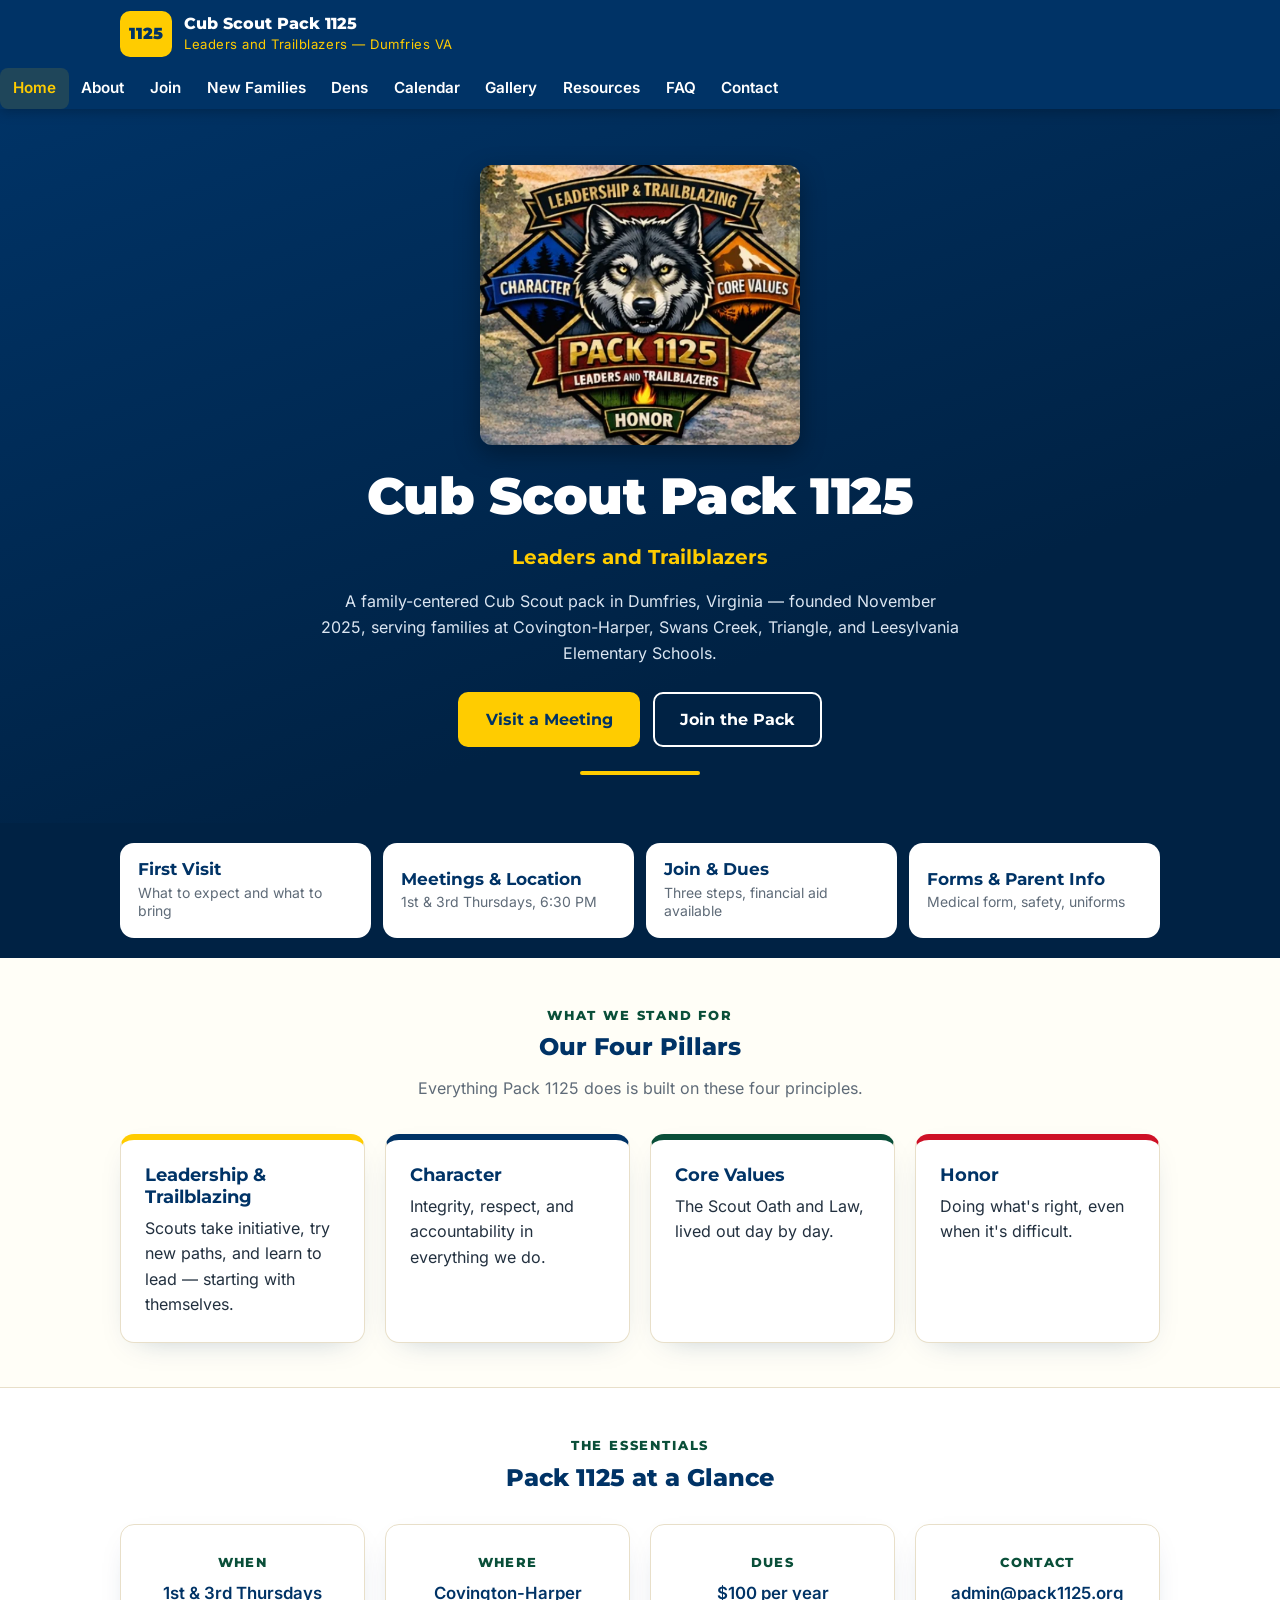
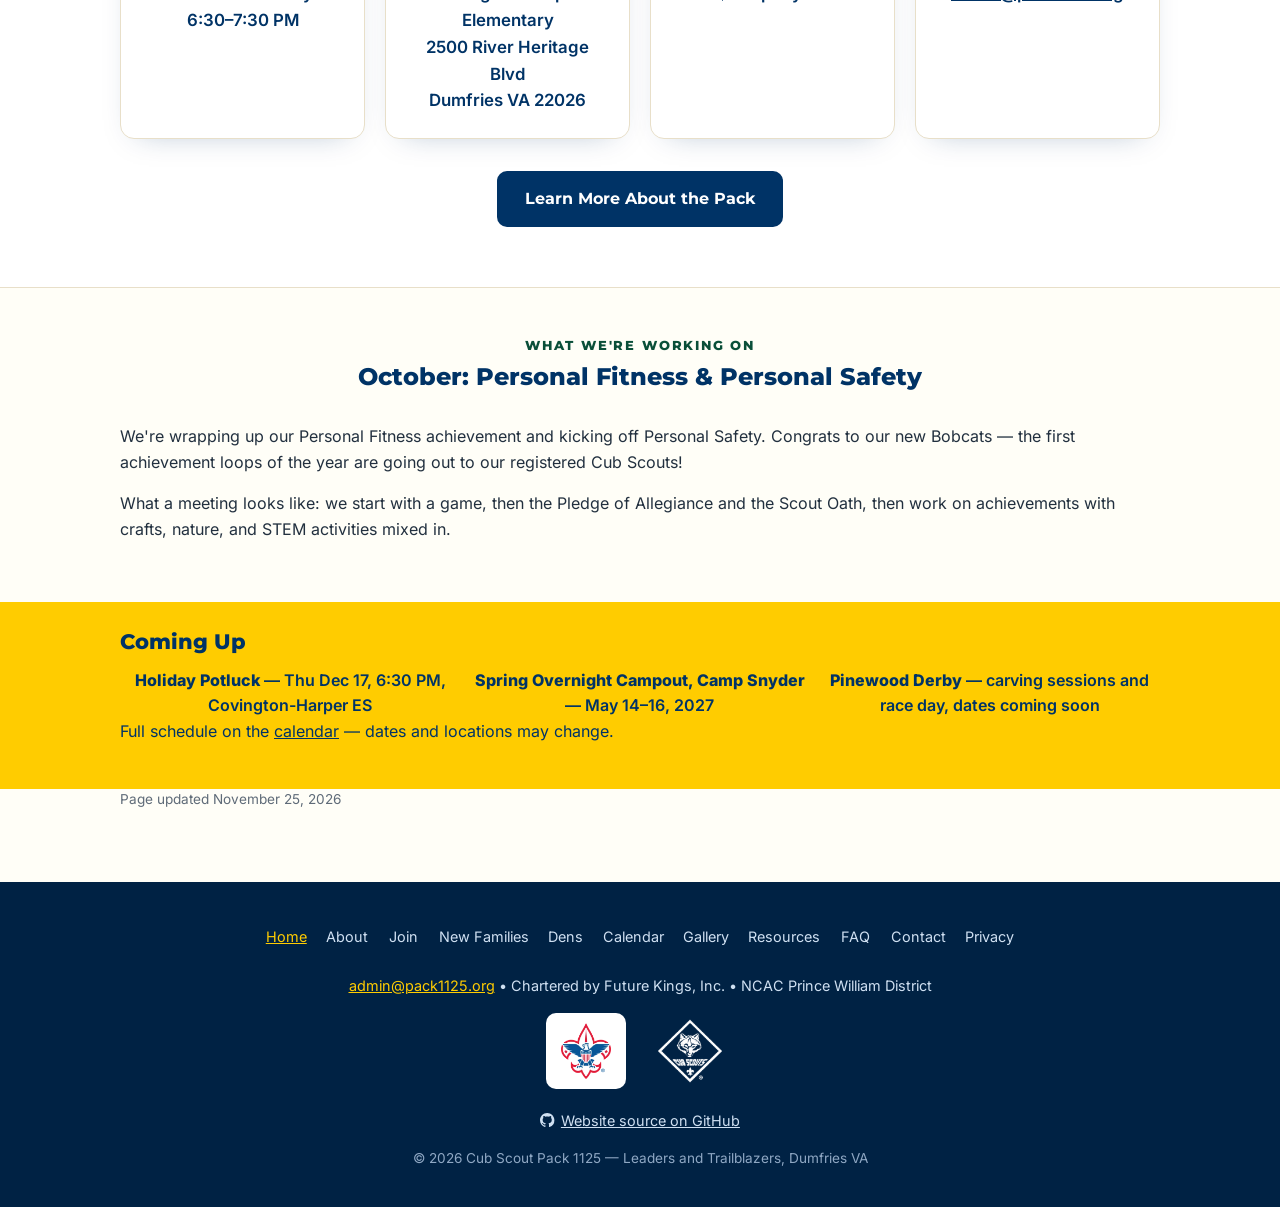
<file: docs/index.html>
<!DOCTYPE html>
<html lang="en">
<head>
  <meta charset="UTF-8">
  <meta name="viewport" content="width=device-width, initial-scale=1">
  <title>Cub Scout Pack 1125 — Leaders and Trailblazers, Dumfries VA</title>
  <meta name="description" content="Cub Scout Pack 1125 — Leaders and Trailblazers. A family-centered Cub Scout pack in Dumfries, Virginia, serving Covington-Harper, Swans Creek, Triangle, and Leesylvania Elementary families.">
  <meta name="author" content="Cub Scout Pack 1125">
  <meta name="robots" content="index, follow">
  <meta name="referrer" content="strict-origin-when-cross-origin">
  <meta name="theme-color" content="#003366">
  <!-- CSP: only this site (fonts are self-hosted; the Google Calendar embed is allowed on calendar.html only); no inline scripts or styles. Add a new embed only on the page that uses it. -->
  <meta http-equiv="Content-Security-Policy" content="default-src 'self'; script-src 'self'; style-src 'self'; font-src 'self'; img-src 'self' data:; frame-src 'none'; connect-src 'self'; base-uri 'self'; form-action 'none'; object-src 'none'; upgrade-insecure-requests">
  <link rel="canonical" href="https://dmvthrowers.club/pack1125-dumfries/">
  <meta property="og:type" content="website">
  <meta property="og:site_name" content="Cub Scout Pack 1125">
  <meta property="og:locale" content="en_US">
  <meta property="og:title" content="Cub Scout Pack 1125 — Leaders and Trailblazers, Dumfries VA">
  <meta property="og:description" content="Cub Scout Pack 1125 — Leaders and Trailblazers. A family-centered Cub Scout pack in Dumfries, Virginia, serving Covington-Harper, Swans Creek, Triangle, and Leesylvania Elementary families.">
  <meta property="og:url" content="https://dmvthrowers.club/pack1125-dumfries/">
  <meta property="og:image" content="https://dmvthrowers.club/pack1125-dumfries/images/og-pack1125.jpg">
  <meta property="og:image:width" content="1200">
  <meta property="og:image:height" content="630">
  <meta property="og:image:alt" content="Pack 1125 — Leaders and Trailblazers emblem">
  <meta name="twitter:card" content="summary_large_image">
  <meta name="twitter:title" content="Cub Scout Pack 1125 — Leaders and Trailblazers, Dumfries VA">
  <meta name="twitter:description" content="Cub Scout Pack 1125 — Leaders and Trailblazers. A family-centered Cub Scout pack in Dumfries, Virginia, serving Covington-Harper, Swans Creek, Triangle, and Leesylvania Elementary families.">
  <meta name="twitter:image" content="https://dmvthrowers.club/pack1125-dumfries/images/og-pack1125.jpg">
  <link rel="icon" href="favicon.ico" sizes="any">
  <link rel="icon" type="image/png" sizes="32x32" href="images/icon-32.png">
  <link rel="apple-touch-icon" href="images/icon-180.png">
  <link rel="manifest" href="site.webmanifest">
  <!-- JSON-LD for search engines; not rendered. Event entries mirror "Coming Up": remove each one once its date passes (the checker warns). -->
  <script type="application/ld+json">
[
  {
    "@context": "https://schema.org",
    "@type": "BreadcrumbList",
    "itemListElement": [
      {
        "@type": "ListItem",
        "position": 1,
        "name": "Home",
        "item": "https://dmvthrowers.club/pack1125-dumfries/"
      }
    ]
  },
  {
    "@context": "https://schema.org",
    "@type": "Organization",
    "name": "Cub Scout Pack 1125",
    "alternateName": [
      "Pack 1125 — Leaders and Trailblazers",
      "Pack 1125 Future Kings"
    ],
    "url": "https://dmvthrowers.club/pack1125-dumfries/",
    "logo": "https://dmvthrowers.club/pack1125-dumfries/images/logo-pack1125.png",
    "email": "admin@pack1125.org",
    "foundingDate": "2025-11",
    "description": "Cub Scout Pack 1125 — Leaders and Trailblazers. A family-centered Cub Scout pack in Dumfries, Virginia, serving Covington-Harper, Swans Creek, Triangle, and Leesylvania Elementary families.",
    "address": {
      "@type": "PostalAddress",
      "addressLocality": "Dumfries",
      "addressRegion": "VA",
      "addressCountry": "US"
    },
    "areaServed": "Dumfries, VA",
    "parentOrganization": {
      "@type": "Organization",
      "name": "National Capital Area Council, Scouting America",
      "url": "https://ncacscouting.org"
    },
    "sponsor": {
      "@type": "Organization",
      "name": "Future Kings, Inc.",
      "url": "https://www.future-kings.org/",
      "address": {
        "@type": "PostalAddress",
        "addressLocality": "Dumfries",
        "addressRegion": "VA",
        "addressCountry": "US"
      }
    }
  },
  {
    "@context": "https://schema.org",
    "@type": "Event",
    "name": "Pack 1125 Holiday Potluck",
    "startDate": "2026-12-17T18:30:00-05:00",
    "eventStatus": "https://schema.org/EventScheduled",
    "eventAttendanceMode": "https://schema.org/OfflineEventAttendanceMode",
    "location": {
      "@type": "Place",
      "name": "Covington-Harper Elementary School",
      "address": {
        "@type": "PostalAddress",
        "streetAddress": "2500 River Heritage Blvd",
        "addressLocality": "Dumfries",
        "addressRegion": "VA",
        "postalCode": "22026",
        "addressCountry": "US"
      }
    },
    "description": "Holiday potluck for Pack 1125 Scouts and families.",
    "image": [
      "https://dmvthrowers.club/pack1125-dumfries/images/og-pack1125.jpg"
    ],
    "organizer": {
      "@type": "Organization",
      "name": "Cub Scout Pack 1125",
      "url": "https://dmvthrowers.club/pack1125-dumfries/"
    }
  },
  {
    "@context": "https://schema.org",
    "@type": "Event",
    "name": "Pack 1125 Spring Overnight Campout",
    "startDate": "2027-05-14",
    "endDate": "2027-05-16",
    "eventStatus": "https://schema.org/EventScheduled",
    "eventAttendanceMode": "https://schema.org/OfflineEventAttendanceMode",
    "location": {
      "@type": "Place",
      "name": "Camp William B. Snyder",
      "address": {
        "@type": "PostalAddress",
        "addressLocality": "Haymarket",
        "addressRegion": "VA",
        "addressCountry": "US"
      }
    },
    "description": "Overnight family campout for Pack 1125.",
    "image": [
      "https://dmvthrowers.club/pack1125-dumfries/images/og-pack1125.jpg"
    ],
    "organizer": {
      "@type": "Organization",
      "name": "Cub Scout Pack 1125",
      "url": "https://dmvthrowers.club/pack1125-dumfries/"
    }
  }
]
  </script>
  <link rel="preload" href="fonts/inter-latin.woff2" as="font" type="font/woff2" crossorigin>
  <link rel="preload" href="fonts/montserrat-latin.woff2" as="font" type="font/woff2" crossorigin>
  <link rel="stylesheet" href="style.css">
</head>
<body>

<a class="skip-link" href="#main-content">Skip to main content</a>

<header class="site-header">
  <div class="header-inner">
    <a class="brand" href="index.html" aria-label="Pack 1125 home">
      <span class="brand-badge">1125</span>
      <span>
        <span class="brand-name">Cub Scout Pack 1125</span>
        <span class="brand-sub">Leaders and Trailblazers — Dumfries VA</span>
      </span>
    </a>
    <button class="nav-toggle" aria-label="Toggle navigation" aria-expanded="false">&#9776;</button>
  </div>
  <nav class="site-nav" aria-label="Main navigation">
    <ul>
      <li><a href="index.html" class="active" aria-current="page">Home</a></li>
      <li><a href="about.html">About</a></li>
      <li><a href="join.html">Join</a></li>
      <li><a href="families.html">New Families</a></li>
      <li><a href="dens.html">Dens</a></li>
      <li><a href="calendar.html">Calendar</a></li>
      <li><a href="gallery.html">Gallery</a></li>
      <li><a href="resources.html">Resources</a></li>
      <li><a href="faq.html">FAQ</a></li>
      <li><a href="contact.html">Contact</a></li>
    </ul>
  </nav>
</header>

<main id="main-content">
  <!-- Hero -->
  <section class="hero">
    <div class="wrap">
      <picture><source srcset="images/logo-pack1125.webp" type="image/webp"><img class="hero-logo" src="images/logo-pack1125.png" alt="Pack 1125 — Leaders and Trailblazers emblem" width="543" height="475"></picture>
      <h1>Cub Scout Pack 1125</h1>
      <p class="tagline">Leaders and Trailblazers</p>
      <p class="lede">A family-centered Cub Scout pack in Dumfries, Virginia — founded November 2025,
        serving families at Covington-Harper, Swans Creek, Triangle, and Leesylvania Elementary Schools.</p>
      <div class="cta-row">
        <a class="btn btn-gold" href="families.html#first-meeting">Visit a Meeting</a>
        <a class="btn btn-outline" href="join.html">Join the Pack</a>
      </div>
    </div>
  </section>

  <!-- Start here: one big button per kind of visitor -->
  <nav class="quick-links" aria-label="Start here">
    <div class="wrap">
      <ul>
        <li><a href="families.html#first-meeting"><strong>First Visit</strong><span>What to expect and what to bring</span></a></li>
        <li><a href="calendar.html"><strong>Meetings &amp; Location</strong><span>1st &amp; 3rd Thursdays, 6:30 PM</span></a></li>
        <li><a href="join.html"><strong>Join &amp; Dues</strong><span>Three steps, financial aid available</span></a></li>
        <li><a href="families.html#forms"><strong>Forms &amp; Parent Info</strong><span>Medical form, safety, uniforms</span></a></li>
      </ul>
    </div>
  </nav>

  <!-- Four pillars -->
  <section class="section">
    <div class="wrap">
      <div class="section-head">
        <span class="kicker">What we stand for</span>
        <h2>Our Four Pillars</h2>
        <p>Everything Pack 1125 does is built on these four principles.</p>
      </div>
      <div class="cards pillars">
        <div class="card">
          <h3>Leadership &amp; Trailblazing</h3>
          <p>Scouts take initiative, try new paths, and learn to lead — starting with themselves.</p>
        </div>
        <div class="card">
          <h3>Character</h3>
          <p>Integrity, respect, and accountability in everything we do.</p>
        </div>
        <div class="card">
          <h3>Core Values</h3>
          <p>The Scout Oath and Law, lived out day by day.</p>
        </div>
        <div class="card">
          <h3>Honor</h3>
          <p>Doing what's right, even when it's difficult.</p>
        </div>
      </div>
    </div>
  </section>

  <!-- Quick info -->
  <section class="section section-alt">
    <div class="wrap">
      <div class="section-head">
        <span class="kicker">The essentials</span>
        <h2>Pack 1125 at a Glance</h2>
      </div>
      <div class="info-grid">
        <div class="card info-card">
          <span class="label">When</span>
          <p class="value">1st &amp; 3rd Thursdays<br>6:30–7:30 PM</p>
        </div>
        <div class="card info-card">
          <span class="label">Where</span>
          <p class="value">Covington-Harper Elementary<br>2500 River Heritage Blvd<br>Dumfries VA 22026</p>
        </div>
        <div class="card info-card">
          <span class="label">Dues</span>
          <p class="value">$100 per year</p>
        </div>
        <div class="card info-card">
          <span class="label">Contact</span>
          <p class="value"><a href="mailto:admin@pack1125.org">admin@pack1125.org</a></p>
        </div>
      </div>
      <p class="center mt-2">
        <a class="btn btn-navy" href="about.html">Learn More About the Pack</a>
      </p>
    </div>
  </section>

  <!-- This month -->
  <section class="section">
    <div class="wrap">
      <div class="section-head">
        <span class="kicker">What we're working on</span>
        <h2>October: Personal Fitness &amp; Personal Safety</h2>
      </div>
      <p>We're wrapping up our Personal Fitness achievement and kicking off Personal Safety.
        Congrats to our new Bobcats — the first achievement loops of the year are going out to our
        registered Cub Scouts!</p>
      <p>What a meeting looks like: we start with a game, then the Pledge of Allegiance and the
        Scout Oath, then work on achievements with crafts, nature, and STEM activities mixed in.</p>
    </div>
  </section>

  <!-- Coming up -->
  <section class="strip">
    <div class="wrap">
      <h2>Coming Up</h2>
      <ul>
        <li><strong>Holiday Potluck</strong> — Thu Dec 17, 6:30 PM, Covington-Harper ES</li>
        <li><strong>Spring Overnight Campout, Camp Snyder</strong> — May 14–16, 2027</li>
        <li><strong>Pinewood Derby</strong> — carving sessions and race day, dates coming soon</li>
      </ul>
      <p>Full schedule on the <a href="calendar.html">calendar</a> — dates and locations may change.</p>
    </div>
  </section>
  <p class="page-updated">Page updated <time datetime="2026-11-25">November 25, 2026</time></p>
</main>

<footer class="site-footer">
  <div class="wrap">
    <nav class="footer-nav" aria-label="Footer navigation">
    <ul>
      <li><a href="index.html" aria-current="page">Home</a></li>
      <li><a href="about.html">About</a></li>
      <li><a href="join.html">Join</a></li>
      <li><a href="families.html">New Families</a></li>
      <li><a href="dens.html">Dens</a></li>
      <li><a href="calendar.html">Calendar</a></li>
      <li><a href="gallery.html">Gallery</a></li>
      <li><a href="resources.html">Resources</a></li>
      <li><a href="faq.html">FAQ</a></li>
      <li><a href="contact.html">Contact</a></li>
      <li><a href="privacy.html">Privacy</a></li>
    </ul>
    </nav>
    <p><a href="mailto:admin@pack1125.org">admin@pack1125.org</a> &bull; Chartered by Future Kings, Inc. &bull; NCAC Prince William District</p>
    <p class="footer-logos"><a class="emblem-tile" href="https://www.scouting.org/" rel="noopener noreferrer" aria-label="Scouting America"><picture><source srcset="images/logo-scouting-america.webp" type="image/webp"><img src="images/logo-scouting-america.png" alt="Scouting America" width="50" height="56" loading="lazy" decoding="async"></picture></a><a href="https://www.scouting.org/programs/cub-scouts/" rel="noopener noreferrer" aria-label="Cub Scouts, Scouting America"><picture><source srcset="images/logo-cub-scouts-white.webp" type="image/webp"><img src="images/logo-cub-scouts-white.png" alt="Cub Scouts" width="64" height="64" loading="lazy" decoding="async"></picture></a></p>
    <p class="footer-github"><a href="https://github.com/dmvthrowers/pack1125-dumfries" rel="noopener noreferrer"><svg viewBox="0 0 16 16" width="16" height="16" aria-hidden="true" focusable="false"><path d="M8 0C3.58 0 0 3.58 0 8c0 3.54 2.29 6.53 5.47 7.59.4.07.55-.17.55-.38 0-.19-.01-.82-.01-1.49-2.01.37-2.53-.49-2.69-.94-.09-.23-.48-.94-.82-1.13-.28-.15-.68-.52-.01-.53.63-.01 1.08.58 1.23.82.72 1.21 1.87.87 2.33.66.07-.52.28-.87.51-1.07-1.78-.2-3.64-.89-3.64-3.95 0-.87.31-1.59.82-2.15-.08-.2-.36-1.02.08-2.12 0 0 .67-.21 2.2.82.64-.18 1.32-.27 2-.27.68 0 1.36.09 2 .27 1.53-1.04 2.2-.82 2.2-.82.44 1.1.16 1.92.08 2.12.51.56.82 1.27.82 2.15 0 3.07-1.87 3.75-3.65 3.95.29.25.54.73.54 1.48 0 1.07-.01 1.93-.01 2.2 0 .21.15.46.55.38A8.013 8.013 0 0016 8c0-4.42-3.58-8-8-8z"/></svg>Website source on GitHub</a></p>
    <p class="footer-note">&copy; 2026 Cub Scout Pack 1125 — Leaders and Trailblazers, Dumfries VA</p>
  </div>
</footer>

<script src="config.js"></script>
</body>
</html>
</file>
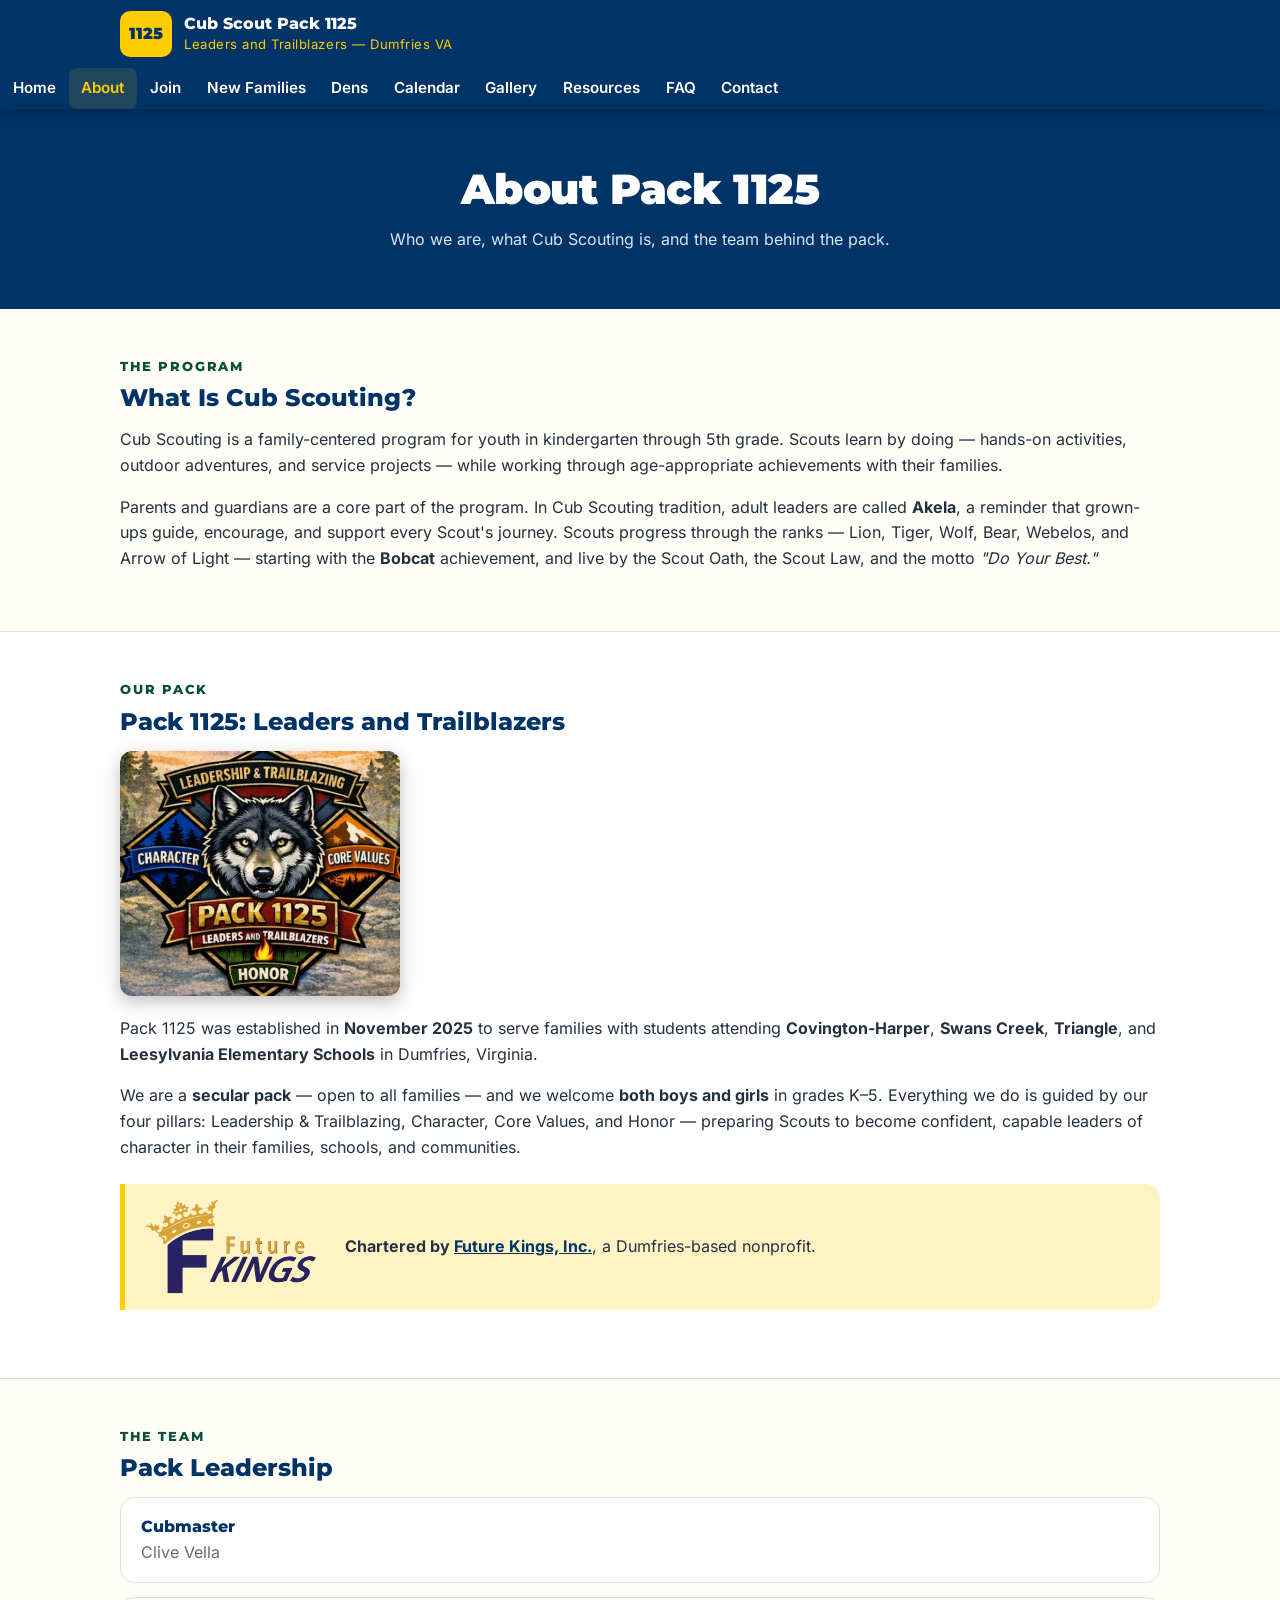
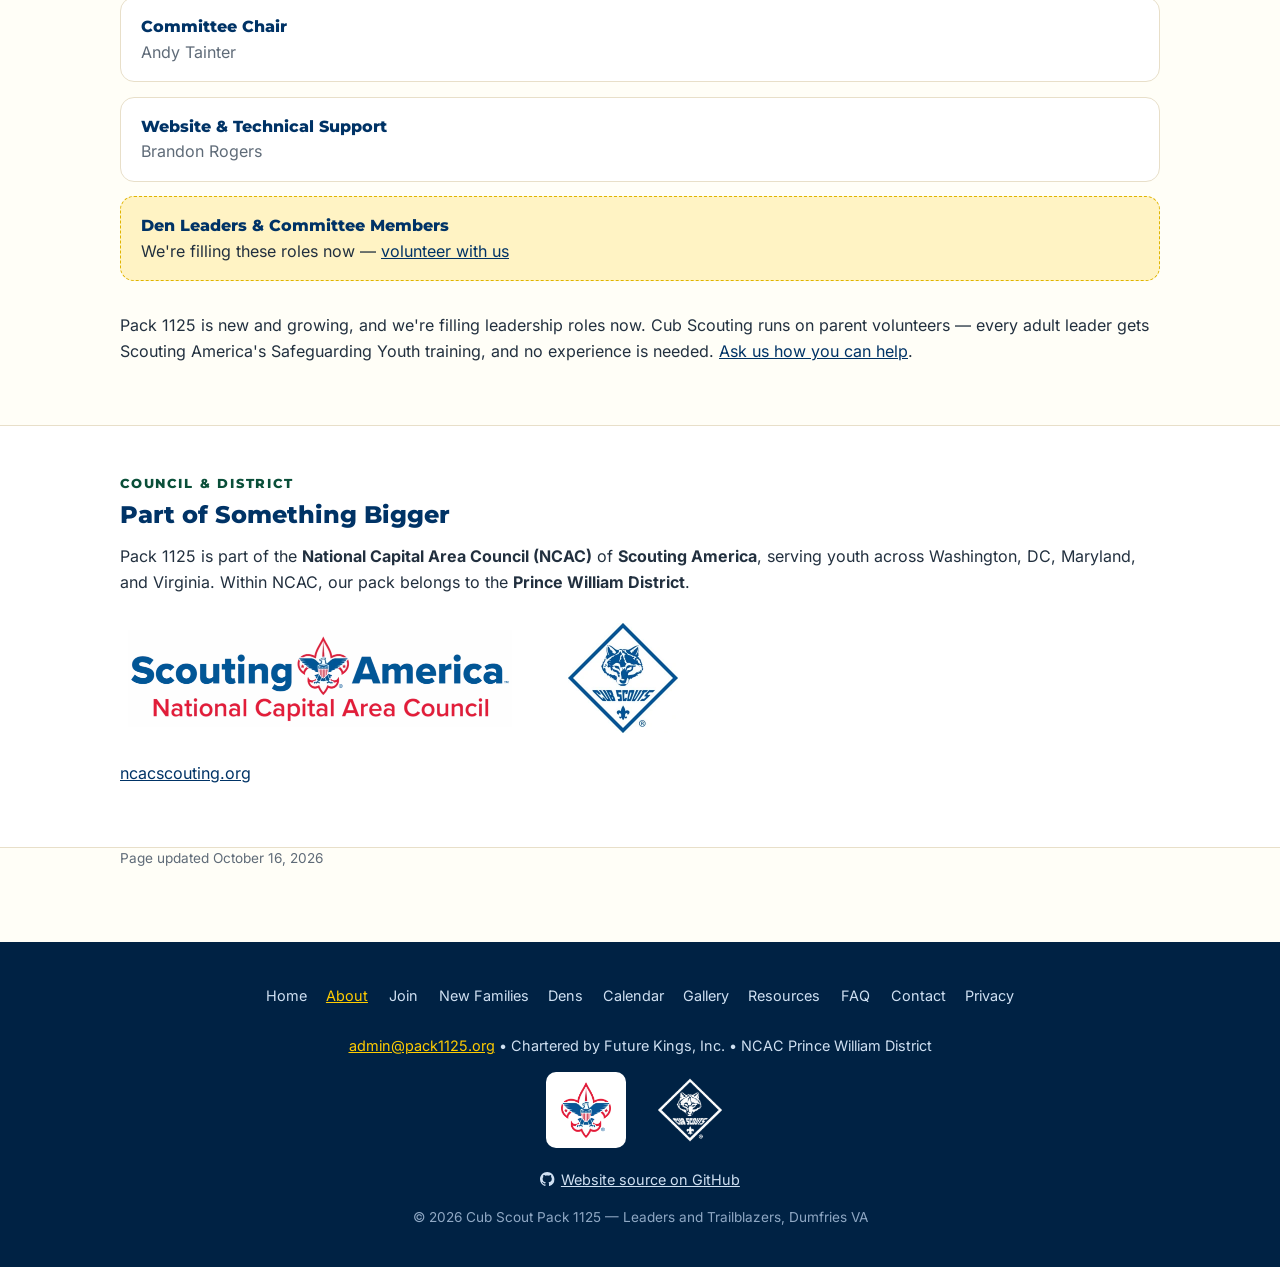
<file: docs/about.html>
<!DOCTYPE html>
<html lang="en">
<head>
  <meta charset="UTF-8">
  <meta name="viewport" content="width=device-width, initial-scale=1">
  <title>About — Cub Scout Pack 1125, Dumfries VA</title>
  <meta name="description" content="About Cub Scout Pack 1125: what Cub Scouting is, our pack's story, charter organization, leadership, and council.">
  <meta name="author" content="Cub Scout Pack 1125">
  <meta name="robots" content="index, follow">
  <meta name="referrer" content="strict-origin-when-cross-origin">
  <meta name="theme-color" content="#003366">
  <!-- CSP: only this site (fonts are self-hosted; the Google Calendar embed is allowed on calendar.html only); no inline scripts or styles. Add a new embed only on the page that uses it. -->
  <meta http-equiv="Content-Security-Policy" content="default-src 'self'; script-src 'self'; style-src 'self'; font-src 'self'; img-src 'self' data:; frame-src 'none'; connect-src 'self'; base-uri 'self'; form-action 'none'; object-src 'none'; upgrade-insecure-requests">
  <link rel="canonical" href="https://dmvthrowers.club/pack1125-dumfries/about.html">
  <meta property="og:type" content="website">
  <meta property="og:site_name" content="Cub Scout Pack 1125">
  <meta property="og:locale" content="en_US">
  <meta property="og:title" content="About — Cub Scout Pack 1125, Dumfries VA">
  <meta property="og:description" content="About Cub Scout Pack 1125: what Cub Scouting is, our pack&#x27;s story, charter organization, leadership, and council.">
  <meta property="og:url" content="https://dmvthrowers.club/pack1125-dumfries/about.html">
  <meta property="og:image" content="https://dmvthrowers.club/pack1125-dumfries/images/og-pack1125.jpg">
  <meta property="og:image:width" content="1200">
  <meta property="og:image:height" content="630">
  <meta property="og:image:alt" content="Pack 1125 — Leaders and Trailblazers emblem">
  <meta name="twitter:card" content="summary_large_image">
  <meta name="twitter:title" content="About — Cub Scout Pack 1125, Dumfries VA">
  <meta name="twitter:description" content="About Cub Scout Pack 1125: what Cub Scouting is, our pack&#x27;s story, charter organization, leadership, and council.">
  <meta name="twitter:image" content="https://dmvthrowers.club/pack1125-dumfries/images/og-pack1125.jpg">
  <link rel="icon" href="favicon.ico" sizes="any">
  <link rel="icon" type="image/png" sizes="32x32" href="images/icon-32.png">
  <link rel="apple-touch-icon" href="images/icon-180.png">
  <link rel="manifest" href="site.webmanifest">
  <!-- JSON-LD for search engines; not rendered. -->
  <script type="application/ld+json">
{
  "@context": "https://schema.org",
  "@type": "BreadcrumbList",
  "itemListElement": [
    {
      "@type": "ListItem",
      "position": 1,
      "name": "Home",
      "item": "https://dmvthrowers.club/pack1125-dumfries/"
    },
    {
      "@type": "ListItem",
      "position": 2,
      "name": "About",
      "item": "https://dmvthrowers.club/pack1125-dumfries/about.html"
    }
  ]
}
  </script>
  <link rel="preload" href="fonts/inter-latin.woff2" as="font" type="font/woff2" crossorigin>
  <link rel="preload" href="fonts/montserrat-latin.woff2" as="font" type="font/woff2" crossorigin>
  <link rel="stylesheet" href="style.css">
</head>
<body>

<a class="skip-link" href="#main-content">Skip to main content</a>

<header class="site-header">
  <div class="header-inner">
    <a class="brand" href="index.html" aria-label="Pack 1125 home">
      <span class="brand-badge">1125</span>
      <span>
        <span class="brand-name">Cub Scout Pack 1125</span>
        <span class="brand-sub">Leaders and Trailblazers — Dumfries VA</span>
      </span>
    </a>
    <button class="nav-toggle" aria-label="Toggle navigation" aria-expanded="false">&#9776;</button>
  </div>
  <nav class="site-nav" aria-label="Main navigation">
    <ul>
      <li><a href="index.html">Home</a></li>
      <li><a href="about.html" class="active" aria-current="page">About</a></li>
      <li><a href="join.html">Join</a></li>
      <li><a href="families.html">New Families</a></li>
      <li><a href="dens.html">Dens</a></li>
      <li><a href="calendar.html">Calendar</a></li>
      <li><a href="gallery.html">Gallery</a></li>
      <li><a href="resources.html">Resources</a></li>
      <li><a href="faq.html">FAQ</a></li>
      <li><a href="contact.html">Contact</a></li>
    </ul>
  </nav>
</header>

<main id="main-content">
  <section class="page-head">
    <div class="wrap">
      <h1>About Pack 1125</h1>
      <p>Who we are, what Cub Scouting is, and the team behind the pack.</p>
    </div>
  </section>

  <section class="section">
    <div class="wrap">
      <span class="kicker">The program</span>
      <h2>What Is Cub Scouting?</h2>
      <p>Cub Scouting is a family-centered program for youth in kindergarten through 5th grade.
        Scouts learn by doing — hands-on activities, outdoor adventures, and service projects —
        while working through age-appropriate achievements with their families.</p>
      <p>Parents and guardians are a core part of the program. In Cub Scouting tradition, adult
        leaders are called <strong>Akela</strong>, a reminder that grown-ups guide, encourage,
        and support every Scout's journey. Scouts progress through the ranks — Lion, Tiger, Wolf,
        Bear, Webelos, and Arrow of Light — starting with the <strong>Bobcat</strong> achievement,
        and live by the Scout Oath, the Scout Law, and the motto <em>"Do Your Best."</em></p>
    </div>
  </section>

  <section class="section section-alt">
    <div class="wrap">
      <span class="kicker">Our pack</span>
      <h2>Pack 1125: Leaders and Trailblazers</h2>
      <picture><source srcset="images/logo-pack1125.webp" type="image/webp"><img class="section-logo" src="images/logo-pack1125.png" alt="Pack 1125 — Leaders and Trailblazers emblem" width="543" height="475" loading="lazy" decoding="async"></picture>
      <p>Pack 1125 was established in <strong>November 2025</strong> to serve families with students
        attending <strong>Covington-Harper</strong>, <strong>Swans Creek</strong>,
        <strong>Triangle</strong>, and <strong>Leesylvania Elementary Schools</strong>
        in Dumfries, Virginia.</p>
      <p>We are a <strong>secular pack</strong> — open to all families — and we welcome
        <strong>both boys and girls</strong> in grades K–5. Everything we do is
        guided by our four pillars: Leadership &amp; Trailblazing, Character, Core Values, and Honor —
        preparing Scouts to become confident, capable leaders of character in their families,
        schools, and communities.</p>
      <div class="notice charter-note">
        <a href="https://www.future-kings.org/" rel="noopener noreferrer" class="charter-logo"><picture><source srcset="images/logo-future-kings.webp" type="image/webp"><img src="images/logo-future-kings.png" alt="Future Kings, Inc. logo" width="180" height="94" loading="lazy" decoding="async"></picture></a>
        <p><strong>Chartered by <a href="https://www.future-kings.org/" rel="noopener noreferrer">Future Kings, Inc.</a></strong>, a Dumfries-based nonprofit.</p>
      </div>
    </div>
  </section>

  <section class="section">
    <div class="wrap">
      <span class="kicker">The team</span>
      <h2>Pack Leadership</h2>
      <ul class="leader-list">
        <li>
          <span class="role">Cubmaster</span>
          <span class="who">Clive Vella</span>
        </li>
        <li>
          <span class="role">Committee Chair</span>
          <span class="who">Andy Tainter</span>
        </li>
        <li>
          <span class="role">Website &amp; Technical Support</span>
          <span class="who">Brandon Rogers</span>
        </li>
        <li class="open-role">
          <span class="role">Den Leaders &amp; Committee Members</span>
          <span class="who">We're filling these roles now — <a href="mailto:admin@pack1125.org?subject=Volunteering%20with%20Pack%201125">volunteer with us</a></span>
        </li>
      </ul>
      <p class="mt-2">Pack 1125 is new and growing, and we're filling leadership roles now.
        Cub Scouting runs on parent volunteers — every adult leader gets Scouting America's
        Safeguarding Youth training, and no experience is needed.
        <a href="mailto:admin@pack1125.org?subject=Volunteering%20with%20Pack%201125">Ask us how you can help</a>.</p>
    </div>
  </section>

  <section class="section section-alt">
    <div class="wrap">
      <span class="kicker">Council &amp; district</span>
      <h2>Part of Something Bigger</h2>
      <p>Pack 1125 is part of the <strong>National Capital Area Council (NCAC)</strong> of
        <strong>Scouting America</strong>, serving youth across Washington, DC, Maryland, and
        Virginia. Within NCAC, our pack belongs to the <strong>Prince William District</strong>.</p>
      <div class="affiliation-logos">
        <a href="https://ncacscouting.org" rel="noopener noreferrer"><picture><source srcset="images/logo-ncac.webp" type="image/webp"><img class="logo-ncac" src="images/logo-ncac.png" alt="Scouting America, National Capital Area Council" width="384" height="97" loading="lazy" decoding="async"></picture></a>
        <a href="https://www.scouting.org/programs/cub-scouts/" rel="noopener noreferrer"><picture><source srcset="images/logo-cub-scouts.webp" type="image/webp"><img class="logo-cub" src="images/logo-cub-scouts.png" alt="Cub Scouts" width="110" height="110" loading="lazy" decoding="async"></picture></a>
      </div>
      <p><a href="https://ncacscouting.org" rel="noopener noreferrer">ncacscouting.org</a></p>
    </div>
  </section>
  <p class="page-updated">Page updated <time datetime="2026-10-16">October 16, 2026</time></p>
</main>

<footer class="site-footer">
  <div class="wrap">
    <nav class="footer-nav" aria-label="Footer navigation">
    <ul>
      <li><a href="index.html">Home</a></li>
      <li><a href="about.html" aria-current="page">About</a></li>
      <li><a href="join.html">Join</a></li>
      <li><a href="families.html">New Families</a></li>
      <li><a href="dens.html">Dens</a></li>
      <li><a href="calendar.html">Calendar</a></li>
      <li><a href="gallery.html">Gallery</a></li>
      <li><a href="resources.html">Resources</a></li>
      <li><a href="faq.html">FAQ</a></li>
      <li><a href="contact.html">Contact</a></li>
      <li><a href="privacy.html">Privacy</a></li>
    </ul>
    </nav>
    <p><a href="mailto:admin@pack1125.org">admin@pack1125.org</a> &bull; Chartered by Future Kings, Inc. &bull; NCAC Prince William District</p>
    <p class="footer-logos"><a class="emblem-tile" href="https://www.scouting.org/" rel="noopener noreferrer" aria-label="Scouting America"><picture><source srcset="images/logo-scouting-america.webp" type="image/webp"><img src="images/logo-scouting-america.png" alt="Scouting America" width="50" height="56" loading="lazy" decoding="async"></picture></a><a href="https://www.scouting.org/programs/cub-scouts/" rel="noopener noreferrer" aria-label="Cub Scouts, Scouting America"><picture><source srcset="images/logo-cub-scouts-white.webp" type="image/webp"><img src="images/logo-cub-scouts-white.png" alt="Cub Scouts" width="64" height="64" loading="lazy" decoding="async"></picture></a></p>
    <p class="footer-github"><a href="https://github.com/dmvthrowers/pack1125-dumfries" rel="noopener noreferrer"><svg viewBox="0 0 16 16" width="16" height="16" aria-hidden="true" focusable="false"><path d="M8 0C3.58 0 0 3.58 0 8c0 3.54 2.29 6.53 5.47 7.59.4.07.55-.17.55-.38 0-.19-.01-.82-.01-1.49-2.01.37-2.53-.49-2.69-.94-.09-.23-.48-.94-.82-1.13-.28-.15-.68-.52-.01-.53.63-.01 1.08.58 1.23.82.72 1.21 1.87.87 2.33.66.07-.52.28-.87.51-1.07-1.78-.2-3.64-.89-3.64-3.95 0-.87.31-1.59.82-2.15-.08-.2-.36-1.02.08-2.12 0 0 .67-.21 2.2.82.64-.18 1.32-.27 2-.27.68 0 1.36.09 2 .27 1.53-1.04 2.2-.82 2.2-.82.44 1.1.16 1.92.08 2.12.51.56.82 1.27.82 2.15 0 3.07-1.87 3.75-3.65 3.95.29.25.54.73.54 1.48 0 1.07-.01 1.93-.01 2.2 0 .21.15.46.55.38A8.013 8.013 0 0016 8c0-4.42-3.58-8-8-8z"/></svg>Website source on GitHub</a></p>
    <p class="footer-note">&copy; 2026 Cub Scout Pack 1125 — Leaders and Trailblazers, Dumfries VA</p>
  </div>
</footer>

<script src="config.js"></script>
</body>
</html>
</file>
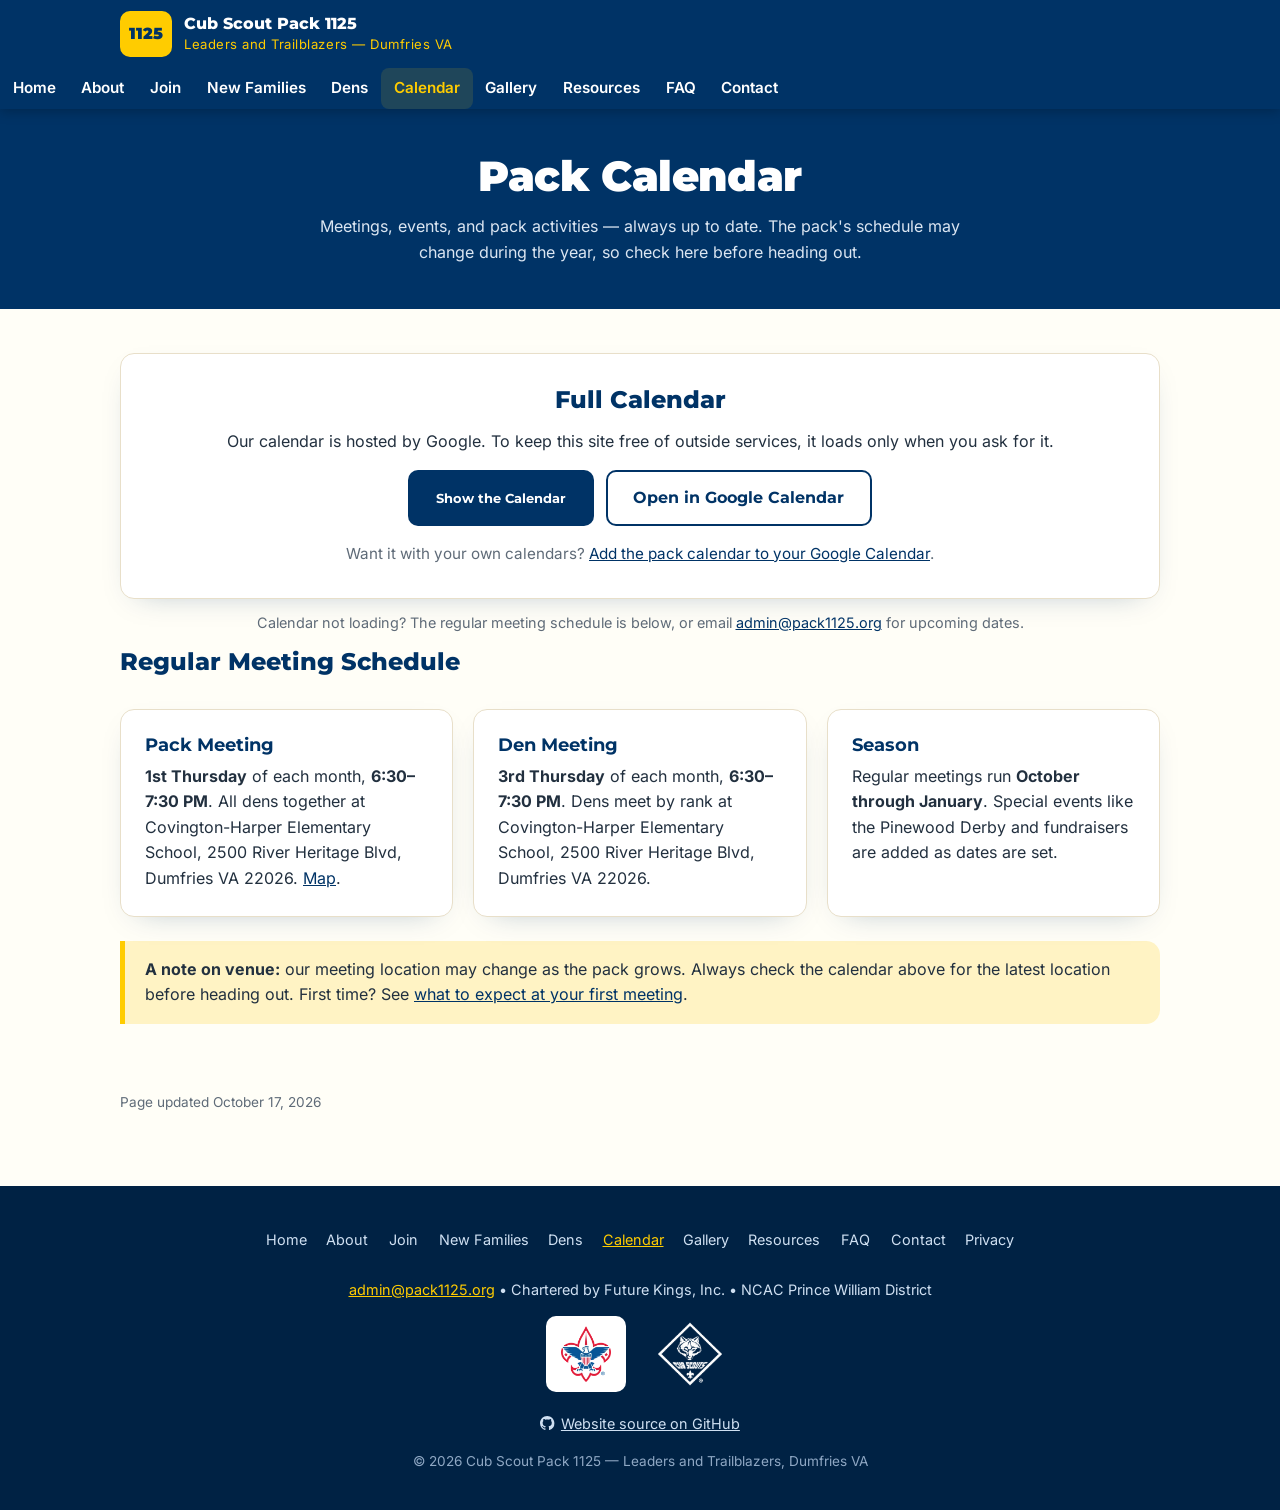
<file: docs/calendar.html>
<!DOCTYPE html>
<html lang="en">
<head>
  <meta charset="UTF-8">
  <meta name="viewport" content="width=device-width, initial-scale=1">
  <title>Calendar — Cub Scout Pack 1125, Dumfries VA</title>
  <meta name="description" content="Pack 1125 calendar: pack meetings, den meetings, and pack events.">
  <meta name="author" content="Cub Scout Pack 1125">
  <meta name="robots" content="index, follow">
  <meta name="referrer" content="strict-origin-when-cross-origin">
  <meta name="theme-color" content="#003366">
  <!-- CSP: only this site, plus the Google Calendar embed (loaded only after a click); fonts are self-hosted; no inline scripts or styles. -->
  <meta http-equiv="Content-Security-Policy" content="default-src 'self'; script-src 'self'; style-src 'self'; font-src 'self'; img-src 'self' data:; frame-src https://calendar.google.com; connect-src 'self'; base-uri 'self'; form-action 'none'; object-src 'none'; upgrade-insecure-requests">
  <link rel="canonical" href="https://dmvthrowers.club/pack1125-dumfries/calendar.html">
  <meta property="og:type" content="website">
  <meta property="og:site_name" content="Cub Scout Pack 1125">
  <meta property="og:locale" content="en_US">
  <meta property="og:title" content="Calendar — Cub Scout Pack 1125, Dumfries VA">
  <meta property="og:description" content="Pack 1125 calendar: pack meetings, den meetings, and pack events.">
  <meta property="og:url" content="https://dmvthrowers.club/pack1125-dumfries/calendar.html">
  <meta property="og:image" content="https://dmvthrowers.club/pack1125-dumfries/images/og-pack1125.jpg">
  <meta property="og:image:width" content="1200">
  <meta property="og:image:height" content="630">
  <meta property="og:image:alt" content="Pack 1125 — Leaders and Trailblazers emblem">
  <meta name="twitter:card" content="summary_large_image">
  <meta name="twitter:title" content="Calendar — Cub Scout Pack 1125, Dumfries VA">
  <meta name="twitter:description" content="Pack 1125 calendar: pack meetings, den meetings, and pack events.">
  <meta name="twitter:image" content="https://dmvthrowers.club/pack1125-dumfries/images/og-pack1125.jpg">
  <link rel="icon" href="favicon.ico" sizes="any">
  <link rel="icon" type="image/png" sizes="32x32" href="images/icon-32.png">
  <link rel="apple-touch-icon" href="images/icon-180.png">
  <link rel="manifest" href="site.webmanifest">
  <!-- JSON-LD for search engines; not rendered. -->
  <script type="application/ld+json">
{
  "@context": "https://schema.org",
  "@type": "BreadcrumbList",
  "itemListElement": [
    {
      "@type": "ListItem",
      "position": 1,
      "name": "Home",
      "item": "https://dmvthrowers.club/pack1125-dumfries/"
    },
    {
      "@type": "ListItem",
      "position": 2,
      "name": "Calendar",
      "item": "https://dmvthrowers.club/pack1125-dumfries/calendar.html"
    }
  ]
}
  </script>
  <link rel="preload" href="fonts/inter-latin.woff2" as="font" type="font/woff2" crossorigin>
  <link rel="preload" href="fonts/montserrat-latin.woff2" as="font" type="font/woff2" crossorigin>
  <link rel="stylesheet" href="style.css">
</head>
<body>

<a class="skip-link" href="#main-content">Skip to main content</a>

<header class="site-header">
  <div class="header-inner">
    <a class="brand" href="index.html" aria-label="Pack 1125 home">
      <span class="brand-badge">1125</span>
      <span>
        <span class="brand-name">Cub Scout Pack 1125</span>
        <span class="brand-sub">Leaders and Trailblazers — Dumfries VA</span>
      </span>
    </a>
    <button class="nav-toggle" aria-label="Toggle navigation" aria-expanded="false">&#9776;</button>
  </div>
  <nav class="site-nav" aria-label="Main navigation">
    <ul>
      <li><a href="index.html">Home</a></li>
      <li><a href="about.html">About</a></li>
      <li><a href="join.html">Join</a></li>
      <li><a href="families.html">New Families</a></li>
      <li><a href="dens.html">Dens</a></li>
      <li><a href="calendar.html" class="active" aria-current="page">Calendar</a></li>
      <li><a href="gallery.html">Gallery</a></li>
      <li><a href="resources.html">Resources</a></li>
      <li><a href="faq.html">FAQ</a></li>
      <li><a href="contact.html">Contact</a></li>
    </ul>
  </nav>
</header>

<main id="main-content">
  <section class="page-head">
    <div class="wrap">
      <h1>Pack Calendar</h1>
      <p>Meetings, events, and pack activities — always up to date. The pack&apos;s schedule
        may change during the year, so check here before heading out.</p>
    </div>
  </section>

  <section class="section">
    <div class="wrap">
      <!-- events:start -->
      <!-- events:end -->
      <!-- The calendar is a Google embed. It loads only when a visitor clicks the button
           (config.js swaps this box for the iframe), so Google is not contacted otherwise. -->
      <div class="cal-gate" id="cal-gate" data-src="https://calendar.google.com/calendar/embed?src=fa3adffd31279defe6498a672b5065eadfd8a49e248434efa24b5cd62d8e7af9%40group.calendar.google.com&ctz=America%2FNew_York">
        <h2>Full Calendar</h2>
        <p>Our calendar is hosted by Google. To keep this site free of outside services,
          it loads only when you ask for it.</p>
        <p class="btn-row"><button type="button" class="btn btn-navy" id="cal-load" hidden>Show the Calendar</button>
          <a class="btn btn-ghost" href="https://calendar.google.com/calendar/embed?src=fa3adffd31279defe6498a672b5065eadfd8a49e248434efa24b5cd62d8e7af9%40group.calendar.google.com&ctz=America%2FNew_York" target="_blank" rel="noopener noreferrer">Open in Google Calendar</a></p>
        <p class="cal-subscribe">Want it with your own calendars? <a href="https://calendar.google.com/calendar/u/0?cid=ZmEzYWRmZmQzMTI3OWRlZmU2NDk4YTY3MmI1MDY1ZWFkZmQ4YTQ5ZTI0ODQzNGVmYTI0YjVjZDYyZDhlN2FmOUBncm91cC5jYWxlbmRhci5nb29nbGUuY29t" target="_blank" rel="noopener noreferrer">Add the pack calendar to your Google Calendar</a>.</p>
      </div>
      <p class="cal-fallback">Calendar not loading? The regular meeting schedule is below,
        or email <a href="mailto:admin@pack1125.org">admin@pack1125.org</a> for upcoming dates.</p>

      <h2>Regular Meeting Schedule</h2>
      <div class="cards three mt-2">
        <div class="card">
          <h3>Pack Meeting</h3>
          <p><strong>1st Thursday</strong> of each month, <strong>6:30–7:30 PM</strong>.
            All dens together at Covington-Harper Elementary School, 2500 River Heritage Blvd, Dumfries VA 22026.
            <a href="https://www.google.com/maps/search/?api=1&amp;query=Covington-Harper+Elementary+School+2500+River+Heritage+Blvd+Dumfries+VA+22026" rel="noopener noreferrer">Map</a>.</p>
        </div>
        <div class="card">
          <h3>Den Meeting</h3>
          <p><strong>3rd Thursday</strong> of each month, <strong>6:30–7:30 PM</strong>.
            Dens meet by rank at Covington-Harper Elementary School, 2500 River Heritage Blvd, Dumfries VA 22026.</p>
        </div>
        <div class="card">
          <h3>Season</h3>
          <p>Regular meetings run <strong>October through January</strong>. Special events
            like the Pinewood Derby and fundraisers are added as dates are set.</p>
        </div>
      </div>

      <div class="notice">
        <strong>A note on venue:</strong> our meeting location may change as the pack grows.
        Always check the calendar above for the latest location before heading out.
        First time? See <a href="families.html#first-meeting">what to expect at your first meeting</a>.
      </div>
    </div>
  </section>
  <p class="page-updated">Page updated <time datetime="2026-10-17">October 17, 2026</time></p>
</main>

<footer class="site-footer">
  <div class="wrap">
    <nav class="footer-nav" aria-label="Footer navigation">
    <ul>
      <li><a href="index.html">Home</a></li>
      <li><a href="about.html">About</a></li>
      <li><a href="join.html">Join</a></li>
      <li><a href="families.html">New Families</a></li>
      <li><a href="dens.html">Dens</a></li>
      <li><a href="calendar.html" aria-current="page">Calendar</a></li>
      <li><a href="gallery.html">Gallery</a></li>
      <li><a href="resources.html">Resources</a></li>
      <li><a href="faq.html">FAQ</a></li>
      <li><a href="contact.html">Contact</a></li>
      <li><a href="privacy.html">Privacy</a></li>
    </ul>
    </nav>
    <p><a href="mailto:admin@pack1125.org">admin@pack1125.org</a> &bull; Chartered by Future Kings, Inc. &bull; NCAC Prince William District</p>
    <p class="footer-logos"><a class="emblem-tile" href="https://www.scouting.org/" rel="noopener noreferrer" aria-label="Scouting America"><picture><source srcset="images/logo-scouting-america.webp" type="image/webp"><img src="images/logo-scouting-america.png" alt="Scouting America" width="50" height="56" loading="lazy" decoding="async"></picture></a><a href="https://www.scouting.org/programs/cub-scouts/" rel="noopener noreferrer" aria-label="Cub Scouts, Scouting America"><picture><source srcset="images/logo-cub-scouts-white.webp" type="image/webp"><img src="images/logo-cub-scouts-white.png" alt="Cub Scouts" width="64" height="64" loading="lazy" decoding="async"></picture></a></p>
    <p class="footer-github"><a href="https://github.com/dmvthrowers/pack1125-dumfries" rel="noopener noreferrer"><svg viewBox="0 0 16 16" width="16" height="16" aria-hidden="true" focusable="false"><path d="M8 0C3.58 0 0 3.58 0 8c0 3.54 2.29 6.53 5.47 7.59.4.07.55-.17.55-.38 0-.19-.01-.82-.01-1.49-2.01.37-2.53-.49-2.69-.94-.09-.23-.48-.94-.82-1.13-.28-.15-.68-.52-.01-.53.63-.01 1.08.58 1.23.82.72 1.21 1.87.87 2.33.66.07-.52.28-.87.51-1.07-1.78-.2-3.64-.89-3.64-3.95 0-.87.31-1.59.82-2.15-.08-.2-.36-1.02.08-2.12 0 0 .67-.21 2.2.82.64-.18 1.32-.27 2-.27.68 0 1.36.09 2 .27 1.53-1.04 2.2-.82 2.2-.82.44 1.1.16 1.92.08 2.12.51.56.82 1.27.82 2.15 0 3.07-1.87 3.75-3.65 3.95.29.25.54.73.54 1.48 0 1.07-.01 1.93-.01 2.2 0 .21.15.46.55.38A8.013 8.013 0 0016 8c0-4.42-3.58-8-8-8z"/></svg>Website source on GitHub</a></p>
    <p class="footer-note">&copy; 2026 Cub Scout Pack 1125 — Leaders and Trailblazers, Dumfries VA</p>
  </div>
</footer>

<script src="config.js"></script>
</body>
</html>
</file>
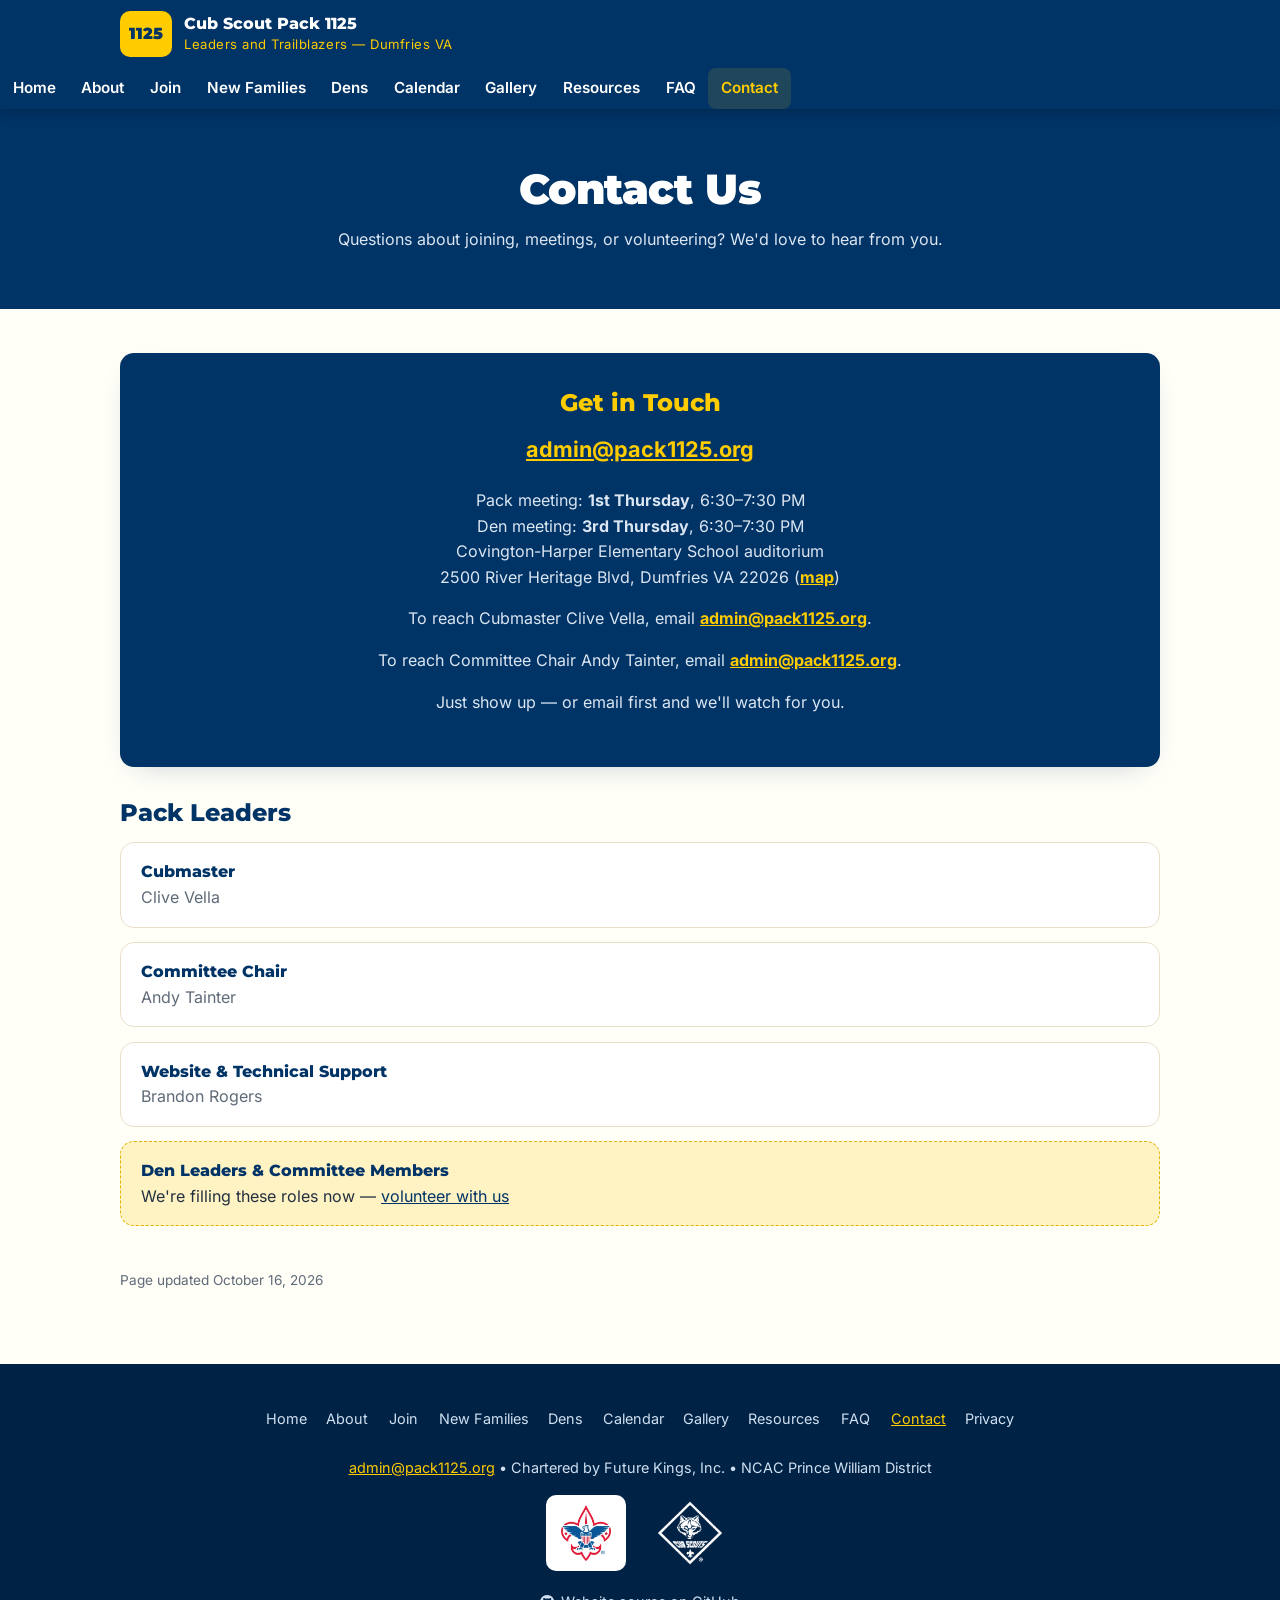
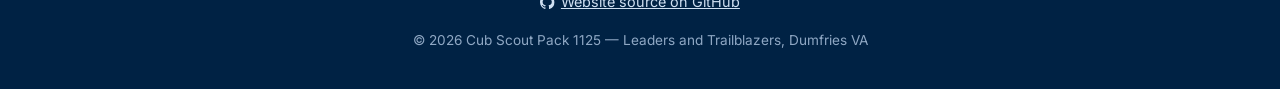
<file: docs/contact.html>
<!DOCTYPE html>
<html lang="en">
<head>
  <meta charset="UTF-8">
  <meta name="viewport" content="width=device-width, initial-scale=1">
  <title>Contact — Cub Scout Pack 1125, Dumfries VA</title>
  <meta name="description" content="Contact Cub Scout Pack 1125: email, meeting time and place, and pack leaders.">
  <meta name="author" content="Cub Scout Pack 1125">
  <meta name="robots" content="index, follow">
  <meta name="referrer" content="strict-origin-when-cross-origin">
  <meta name="theme-color" content="#003366">
  <!-- CSP: only this site (fonts are self-hosted; the Google Calendar embed is allowed on calendar.html only); no inline scripts or styles. Add a new embed only on the page that uses it. -->
  <meta http-equiv="Content-Security-Policy" content="default-src 'self'; script-src 'self'; style-src 'self'; font-src 'self'; img-src 'self' data:; frame-src 'none'; connect-src 'self'; base-uri 'self'; form-action 'none'; object-src 'none'; upgrade-insecure-requests">
  <link rel="canonical" href="https://dmvthrowers.club/pack1125-dumfries/contact.html">
  <meta property="og:type" content="website">
  <meta property="og:site_name" content="Cub Scout Pack 1125">
  <meta property="og:locale" content="en_US">
  <meta property="og:title" content="Contact — Cub Scout Pack 1125, Dumfries VA">
  <meta property="og:description" content="Contact Cub Scout Pack 1125: email, meeting time and place, and pack leaders.">
  <meta property="og:url" content="https://dmvthrowers.club/pack1125-dumfries/contact.html">
  <meta property="og:image" content="https://dmvthrowers.club/pack1125-dumfries/images/og-pack1125.jpg">
  <meta property="og:image:width" content="1200">
  <meta property="og:image:height" content="630">
  <meta property="og:image:alt" content="Pack 1125 — Leaders and Trailblazers emblem">
  <meta name="twitter:card" content="summary_large_image">
  <meta name="twitter:title" content="Contact — Cub Scout Pack 1125, Dumfries VA">
  <meta name="twitter:description" content="Contact Cub Scout Pack 1125: email, meeting time and place, and pack leaders.">
  <meta name="twitter:image" content="https://dmvthrowers.club/pack1125-dumfries/images/og-pack1125.jpg">
  <link rel="icon" href="favicon.ico" sizes="any">
  <link rel="icon" type="image/png" sizes="32x32" href="images/icon-32.png">
  <link rel="apple-touch-icon" href="images/icon-180.png">
  <link rel="manifest" href="site.webmanifest">
  <!-- JSON-LD for search engines; not rendered. -->
  <script type="application/ld+json">
{
  "@context": "https://schema.org",
  "@type": "BreadcrumbList",
  "itemListElement": [
    {
      "@type": "ListItem",
      "position": 1,
      "name": "Home",
      "item": "https://dmvthrowers.club/pack1125-dumfries/"
    },
    {
      "@type": "ListItem",
      "position": 2,
      "name": "Contact",
      "item": "https://dmvthrowers.club/pack1125-dumfries/contact.html"
    }
  ]
}
  </script>
  <link rel="preload" href="fonts/inter-latin.woff2" as="font" type="font/woff2" crossorigin>
  <link rel="preload" href="fonts/montserrat-latin.woff2" as="font" type="font/woff2" crossorigin>
  <link rel="stylesheet" href="style.css">
</head>
<body>

<a class="skip-link" href="#main-content">Skip to main content</a>

<header class="site-header">
  <div class="header-inner">
    <a class="brand" href="index.html" aria-label="Pack 1125 home">
      <span class="brand-badge">1125</span>
      <span>
        <span class="brand-name">Cub Scout Pack 1125</span>
        <span class="brand-sub">Leaders and Trailblazers — Dumfries VA</span>
      </span>
    </a>
    <button class="nav-toggle" aria-label="Toggle navigation" aria-expanded="false">&#9776;</button>
  </div>
  <nav class="site-nav" aria-label="Main navigation">
    <ul>
      <li><a href="index.html">Home</a></li>
      <li><a href="about.html">About</a></li>
      <li><a href="join.html">Join</a></li>
      <li><a href="families.html">New Families</a></li>
      <li><a href="dens.html">Dens</a></li>
      <li><a href="calendar.html">Calendar</a></li>
      <li><a href="gallery.html">Gallery</a></li>
      <li><a href="resources.html">Resources</a></li>
      <li><a href="faq.html">FAQ</a></li>
      <li><a href="contact.html" class="active" aria-current="page">Contact</a></li>
    </ul>
  </nav>
</header>

<main id="main-content">
  <section class="page-head">
    <div class="wrap">
      <h1>Contact Us</h1>
      <p>Questions about joining, meetings, or volunteering? We'd love to hear from you.</p>
    </div>
  </section>

  <section class="section">
    <div class="wrap">
      <div class="contact-card">
        <h2>Get in Touch</h2>
        <p class="big-email"><a href="mailto:admin@pack1125.org">admin@pack1125.org</a></p>
        <p>Pack meeting: <strong>1st Thursday</strong>, 6:30–7:30 PM<br>
           Den meeting: <strong>3rd Thursday</strong>, 6:30–7:30 PM<br>
           Covington-Harper Elementary School auditorium<br>
           2500 River Heritage Blvd, Dumfries VA 22026
           (<a href="https://www.google.com/maps/search/?api=1&amp;query=Covington-Harper+Elementary+School+2500+River+Heritage+Blvd+Dumfries+VA+22026" rel="noopener noreferrer">map</a>)</p>
        <p>To reach Cubmaster Clive Vella, email <a href="mailto:admin@pack1125.org?subject=For%20Cubmaster%20Clive%20Vella">admin@pack1125.org</a>.</p>
        <p>To reach Committee Chair Andy Tainter, email <a href="mailto:admin@pack1125.org?subject=For%20Committee%20Chair%20Andy%20Tainter">admin@pack1125.org</a>.</p>
        <p>Just show up — or email first and we'll watch for you.</p>
      </div>

      <div class="mt-2">
        <h2>Pack Leaders</h2>
        <ul class="leader-list">
          <li>
            <span class="role">Cubmaster</span>
            <span class="who">Clive Vella</span>
          </li>
          <li>
            <span class="role">Committee Chair</span>
            <span class="who">Andy Tainter</span>
          </li>
          <li>
            <span class="role">Website &amp; Technical Support</span>
            <span class="who">Brandon Rogers</span>
          </li>
          <li class="open-role">
            <span class="role">Den Leaders &amp; Committee Members</span>
            <span class="who">We're filling these roles now — <a href="mailto:admin@pack1125.org?subject=Volunteering%20with%20Pack%201125">volunteer with us</a></span>
          </li>
        </ul>
      </div>
    </div>
  </section>
  <p class="page-updated">Page updated <time datetime="2026-10-16">October 16, 2026</time></p>
</main>

<footer class="site-footer">
  <div class="wrap">
    <nav class="footer-nav" aria-label="Footer navigation">
    <ul>
      <li><a href="index.html">Home</a></li>
      <li><a href="about.html">About</a></li>
      <li><a href="join.html">Join</a></li>
      <li><a href="families.html">New Families</a></li>
      <li><a href="dens.html">Dens</a></li>
      <li><a href="calendar.html">Calendar</a></li>
      <li><a href="gallery.html">Gallery</a></li>
      <li><a href="resources.html">Resources</a></li>
      <li><a href="faq.html">FAQ</a></li>
      <li><a href="contact.html" aria-current="page">Contact</a></li>
      <li><a href="privacy.html">Privacy</a></li>
    </ul>
    </nav>
    <p><a href="mailto:admin@pack1125.org">admin@pack1125.org</a> &bull; Chartered by Future Kings, Inc. &bull; NCAC Prince William District</p>
    <p class="footer-logos"><a class="emblem-tile" href="https://www.scouting.org/" rel="noopener noreferrer" aria-label="Scouting America"><picture><source srcset="images/logo-scouting-america.webp" type="image/webp"><img src="images/logo-scouting-america.png" alt="Scouting America" width="50" height="56" loading="lazy" decoding="async"></picture></a><a href="https://www.scouting.org/programs/cub-scouts/" rel="noopener noreferrer" aria-label="Cub Scouts, Scouting America"><picture><source srcset="images/logo-cub-scouts-white.webp" type="image/webp"><img src="images/logo-cub-scouts-white.png" alt="Cub Scouts" width="64" height="64" loading="lazy" decoding="async"></picture></a></p>
    <p class="footer-github"><a href="https://github.com/dmvthrowers/pack1125-dumfries" rel="noopener noreferrer"><svg viewBox="0 0 16 16" width="16" height="16" aria-hidden="true" focusable="false"><path d="M8 0C3.58 0 0 3.58 0 8c0 3.54 2.29 6.53 5.47 7.59.4.07.55-.17.55-.38 0-.19-.01-.82-.01-1.49-2.01.37-2.53-.49-2.69-.94-.09-.23-.48-.94-.82-1.13-.28-.15-.68-.52-.01-.53.63-.01 1.08.58 1.23.82.72 1.21 1.87.87 2.33.66.07-.52.28-.87.51-1.07-1.78-.2-3.64-.89-3.64-3.95 0-.87.31-1.59.82-2.15-.08-.2-.36-1.02.08-2.12 0 0 .67-.21 2.2.82.64-.18 1.32-.27 2-.27.68 0 1.36.09 2 .27 1.53-1.04 2.2-.82 2.2-.82.44 1.1.16 1.92.08 2.12.51.56.82 1.27.82 2.15 0 3.07-1.87 3.75-3.65 3.95.29.25.54.73.54 1.48 0 1.07-.01 1.93-.01 2.2 0 .21.15.46.55.38A8.013 8.013 0 0016 8c0-4.42-3.58-8-8-8z"/></svg>Website source on GitHub</a></p>
    <p class="footer-note">&copy; 2026 Cub Scout Pack 1125 — Leaders and Trailblazers, Dumfries VA</p>
  </div>
</footer>

<script src="config.js"></script>
</body>
</html>
</file>
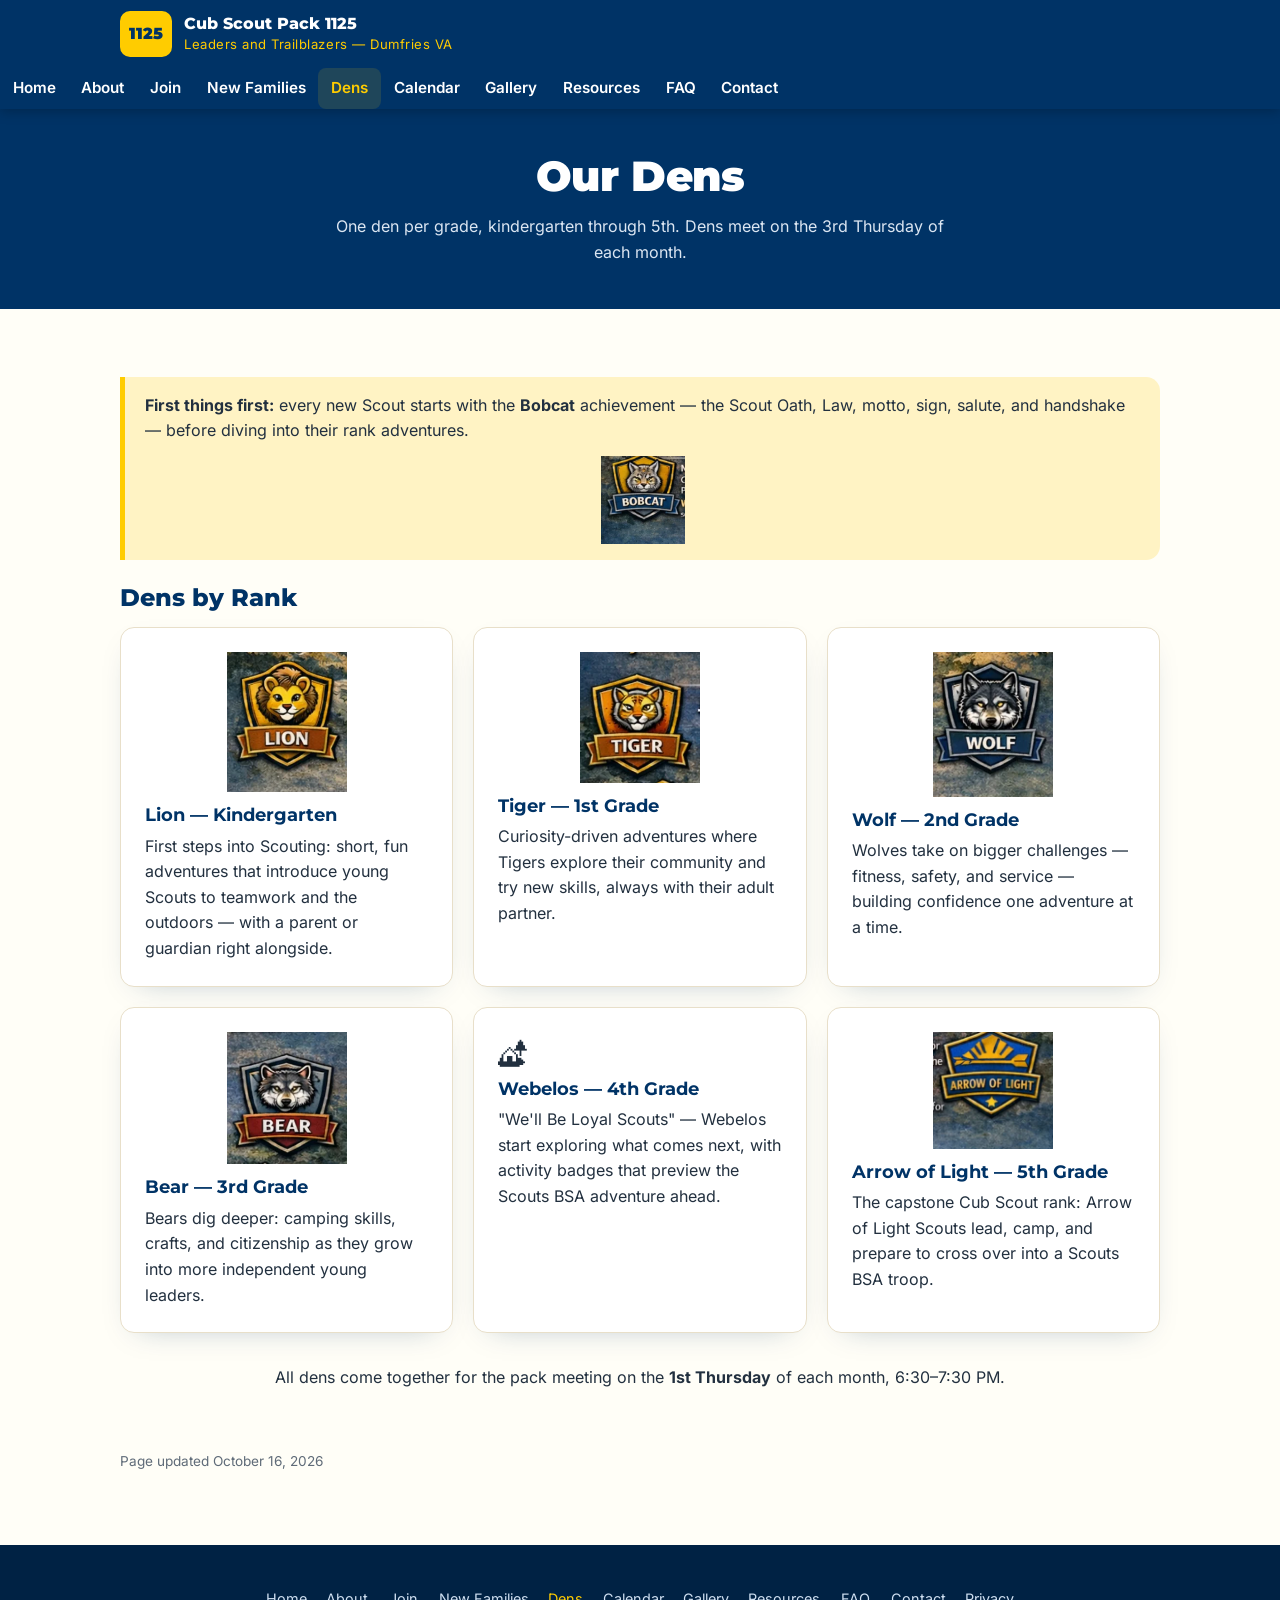
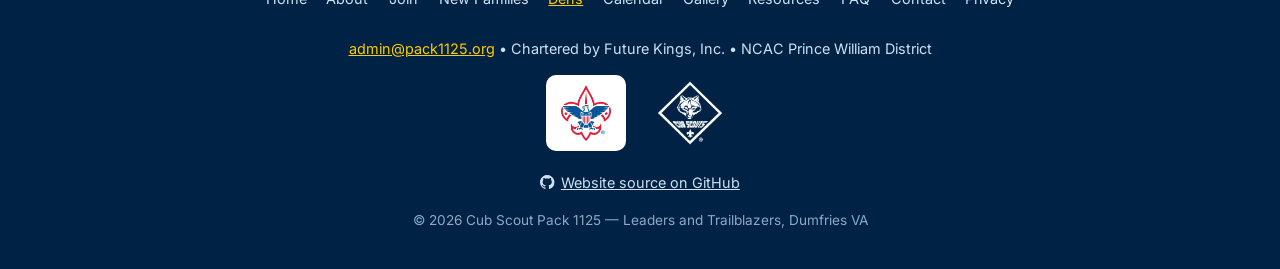
<file: docs/dens.html>
<!DOCTYPE html>
<html lang="en">
<head>
  <meta charset="UTF-8">
  <meta name="viewport" content="width=device-width, initial-scale=1">
  <title>Dens — Cub Scout Pack 1125, Dumfries VA</title>
  <meta name="description" content="Pack 1125 dens: Lion, Tiger, Wolf, Bear, Webelos, and Arrow of Light — one den per grade, K through 5.">
  <meta name="author" content="Cub Scout Pack 1125">
  <meta name="robots" content="index, follow">
  <meta name="referrer" content="strict-origin-when-cross-origin">
  <meta name="theme-color" content="#003366">
  <!-- CSP: only this site (fonts are self-hosted; the Google Calendar embed is allowed on calendar.html only); no inline scripts or styles. Add a new embed only on the page that uses it. -->
  <meta http-equiv="Content-Security-Policy" content="default-src 'self'; script-src 'self'; style-src 'self'; font-src 'self'; img-src 'self' data:; frame-src 'none'; connect-src 'self'; base-uri 'self'; form-action 'none'; object-src 'none'; upgrade-insecure-requests">
  <link rel="canonical" href="https://dmvthrowers.club/pack1125-dumfries/dens.html">
  <meta property="og:type" content="website">
  <meta property="og:site_name" content="Cub Scout Pack 1125">
  <meta property="og:locale" content="en_US">
  <meta property="og:title" content="Dens — Cub Scout Pack 1125, Dumfries VA">
  <meta property="og:description" content="Pack 1125 dens: Lion, Tiger, Wolf, Bear, Webelos, and Arrow of Light — one den per grade, K through 5.">
  <meta property="og:url" content="https://dmvthrowers.club/pack1125-dumfries/dens.html">
  <meta property="og:image" content="https://dmvthrowers.club/pack1125-dumfries/images/og-pack1125.jpg">
  <meta property="og:image:width" content="1200">
  <meta property="og:image:height" content="630">
  <meta property="og:image:alt" content="Pack 1125 — Leaders and Trailblazers emblem">
  <meta name="twitter:card" content="summary_large_image">
  <meta name="twitter:title" content="Dens — Cub Scout Pack 1125, Dumfries VA">
  <meta name="twitter:description" content="Pack 1125 dens: Lion, Tiger, Wolf, Bear, Webelos, and Arrow of Light — one den per grade, K through 5.">
  <meta name="twitter:image" content="https://dmvthrowers.club/pack1125-dumfries/images/og-pack1125.jpg">
  <link rel="icon" href="favicon.ico" sizes="any">
  <link rel="icon" type="image/png" sizes="32x32" href="images/icon-32.png">
  <link rel="apple-touch-icon" href="images/icon-180.png">
  <link rel="manifest" href="site.webmanifest">
  <!-- JSON-LD for search engines; not rendered. -->
  <script type="application/ld+json">
{
  "@context": "https://schema.org",
  "@type": "BreadcrumbList",
  "itemListElement": [
    {
      "@type": "ListItem",
      "position": 1,
      "name": "Home",
      "item": "https://dmvthrowers.club/pack1125-dumfries/"
    },
    {
      "@type": "ListItem",
      "position": 2,
      "name": "Dens",
      "item": "https://dmvthrowers.club/pack1125-dumfries/dens.html"
    }
  ]
}
  </script>
  <link rel="preload" href="fonts/inter-latin.woff2" as="font" type="font/woff2" crossorigin>
  <link rel="preload" href="fonts/montserrat-latin.woff2" as="font" type="font/woff2" crossorigin>
  <link rel="stylesheet" href="style.css">
</head>
<body>

<a class="skip-link" href="#main-content">Skip to main content</a>

<header class="site-header">
  <div class="header-inner">
    <a class="brand" href="index.html" aria-label="Pack 1125 home">
      <span class="brand-badge">1125</span>
      <span>
        <span class="brand-name">Cub Scout Pack 1125</span>
        <span class="brand-sub">Leaders and Trailblazers — Dumfries VA</span>
      </span>
    </a>
    <button class="nav-toggle" aria-label="Toggle navigation" aria-expanded="false">&#9776;</button>
  </div>
  <nav class="site-nav" aria-label="Main navigation">
    <ul>
      <li><a href="index.html">Home</a></li>
      <li><a href="about.html">About</a></li>
      <li><a href="join.html">Join</a></li>
      <li><a href="families.html">New Families</a></li>
      <li><a href="dens.html" class="active" aria-current="page">Dens</a></li>
      <li><a href="calendar.html">Calendar</a></li>
      <li><a href="gallery.html">Gallery</a></li>
      <li><a href="resources.html">Resources</a></li>
      <li><a href="faq.html">FAQ</a></li>
      <li><a href="contact.html">Contact</a></li>
    </ul>
  </nav>
</header>

<main id="main-content">
  <section class="page-head">
    <div class="wrap">
      <h1>Our Dens</h1>
      <p>One den per grade, kindergarten through 5th. Dens meet on the 3rd Thursday of each month.</p>
    </div>
  </section>

  <section class="section">
    <div class="wrap">
      <div class="notice">
        <strong>First things first:</strong> every new Scout starts with the
        <strong>Bobcat</strong> achievement — the Scout Oath, Law, motto, sign, salute,
        and handshake — before diving into their rank adventures.
        <picture><source srcset="images/badge-bobcat.webp" type="image/webp"><img class="den-badge den-badge-inline" src="images/badge-bobcat.png" alt="Bobcat badge" width="233" height="244" loading="lazy" decoding="async"></picture>
      </div>
      <h2>Dens by Rank</h2>
      <div class="cards three">
        <div class="card">
          <picture><source srcset="images/badge-lion.webp" type="image/webp"><img class="den-badge" src="images/badge-lion.png" alt="Lion badge" width="220" height="257" loading="lazy" decoding="async"></picture>
          <h3>Lion — Kindergarten</h3>
          <p>First steps into Scouting: short, fun adventures that introduce young Scouts to
            teamwork and the outdoors — with a parent or guardian right alongside.</p>
        </div>
        <div class="card">
          <picture><source srcset="images/badge-tiger.webp" type="image/webp"><img class="den-badge" src="images/badge-tiger.png" alt="Tiger badge" width="215" height="234" loading="lazy" decoding="async"></picture>
          <h3>Tiger — 1st Grade</h3>
          <p>Curiosity-driven adventures where Tigers explore their community and try new
            skills, always with their adult partner.</p>
        </div>
        <div class="card">
          <picture><source srcset="images/badge-wolf.webp" type="image/webp"><img class="den-badge" src="images/badge-wolf.png" alt="Wolf badge" width="214" height="258" loading="lazy" decoding="async"></picture>
          <h3>Wolf — 2nd Grade</h3>
          <p>Wolves take on bigger challenges — fitness, safety, and service — building
            confidence one adventure at a time.</p>
        </div>
        <div class="card">
          <picture><source srcset="images/badge-bear.webp" type="image/webp"><img class="den-badge" src="images/badge-bear.png" alt="Bear badge" width="216" height="239" loading="lazy" decoding="async"></picture>
          <h3>Bear — 3rd Grade</h3>
          <p>Bears dig deeper: camping skills, crafts, and citizenship as they grow into
            more independent young leaders.</p>
        </div>
        <div class="card">
          <div class="icon" aria-hidden="true">&#x1F3D5;</div>
          <h3>Webelos — 4th Grade</h3>
          <p>"We'll Be Loyal Scouts" — Webelos start exploring what comes next, with
            activity badges that preview the Scouts BSA adventure ahead.</p>
        </div>
        <div class="card">
          <picture><source srcset="images/badge-arrow-of-light.webp" type="image/webp"><img class="den-badge" src="images/badge-arrow-of-light.png" alt="Arrow of Light badge" width="248" height="242" loading="lazy" decoding="async"></picture>
          <h3>Arrow of Light — 5th Grade</h3>
          <p>The capstone Cub Scout rank: Arrow of Light Scouts lead, camp, and prepare
            to cross over into a Scouts BSA troop.</p>
        </div>
      </div>
      <p class="center mt-2">All dens come together for the pack meeting on the
        <strong>1st Thursday</strong> of each month, 6:30–7:30 PM.</p>
    </div>
  </section>
  <p class="page-updated">Page updated <time datetime="2026-10-16">October 16, 2026</time></p>
</main>

<footer class="site-footer">
  <div class="wrap">
    <nav class="footer-nav" aria-label="Footer navigation">
    <ul>
      <li><a href="index.html">Home</a></li>
      <li><a href="about.html">About</a></li>
      <li><a href="join.html">Join</a></li>
      <li><a href="families.html">New Families</a></li>
      <li><a href="dens.html" aria-current="page">Dens</a></li>
      <li><a href="calendar.html">Calendar</a></li>
      <li><a href="gallery.html">Gallery</a></li>
      <li><a href="resources.html">Resources</a></li>
      <li><a href="faq.html">FAQ</a></li>
      <li><a href="contact.html">Contact</a></li>
      <li><a href="privacy.html">Privacy</a></li>
    </ul>
    </nav>
    <p><a href="mailto:admin@pack1125.org">admin@pack1125.org</a> &bull; Chartered by Future Kings, Inc. &bull; NCAC Prince William District</p>
    <p class="footer-logos"><a class="emblem-tile" href="https://www.scouting.org/" rel="noopener noreferrer" aria-label="Scouting America"><picture><source srcset="images/logo-scouting-america.webp" type="image/webp"><img src="images/logo-scouting-america.png" alt="Scouting America" width="50" height="56" loading="lazy" decoding="async"></picture></a><a href="https://www.scouting.org/programs/cub-scouts/" rel="noopener noreferrer" aria-label="Cub Scouts, Scouting America"><picture><source srcset="images/logo-cub-scouts-white.webp" type="image/webp"><img src="images/logo-cub-scouts-white.png" alt="Cub Scouts" width="64" height="64" loading="lazy" decoding="async"></picture></a></p>
    <p class="footer-github"><a href="https://github.com/dmvthrowers/pack1125-dumfries" rel="noopener noreferrer"><svg viewBox="0 0 16 16" width="16" height="16" aria-hidden="true" focusable="false"><path d="M8 0C3.58 0 0 3.58 0 8c0 3.54 2.29 6.53 5.47 7.59.4.07.55-.17.55-.38 0-.19-.01-.82-.01-1.49-2.01.37-2.53-.49-2.69-.94-.09-.23-.48-.94-.82-1.13-.28-.15-.68-.52-.01-.53.63-.01 1.08.58 1.23.82.72 1.21 1.87.87 2.33.66.07-.52.28-.87.51-1.07-1.78-.2-3.64-.89-3.64-3.95 0-.87.31-1.59.82-2.15-.08-.2-.36-1.02.08-2.12 0 0 .67-.21 2.2.82.64-.18 1.32-.27 2-.27.68 0 1.36.09 2 .27 1.53-1.04 2.2-.82 2.2-.82.44 1.1.16 1.92.08 2.12.51.56.82 1.27.82 2.15 0 3.07-1.87 3.75-3.65 3.95.29.25.54.73.54 1.48 0 1.07-.01 1.93-.01 2.2 0 .21.15.46.55.38A8.013 8.013 0 0016 8c0-4.42-3.58-8-8-8z"/></svg>Website source on GitHub</a></p>
    <p class="footer-note">&copy; 2026 Cub Scout Pack 1125 — Leaders and Trailblazers, Dumfries VA</p>
  </div>
</footer>

<script src="config.js"></script>
</body>
</html>
</file>
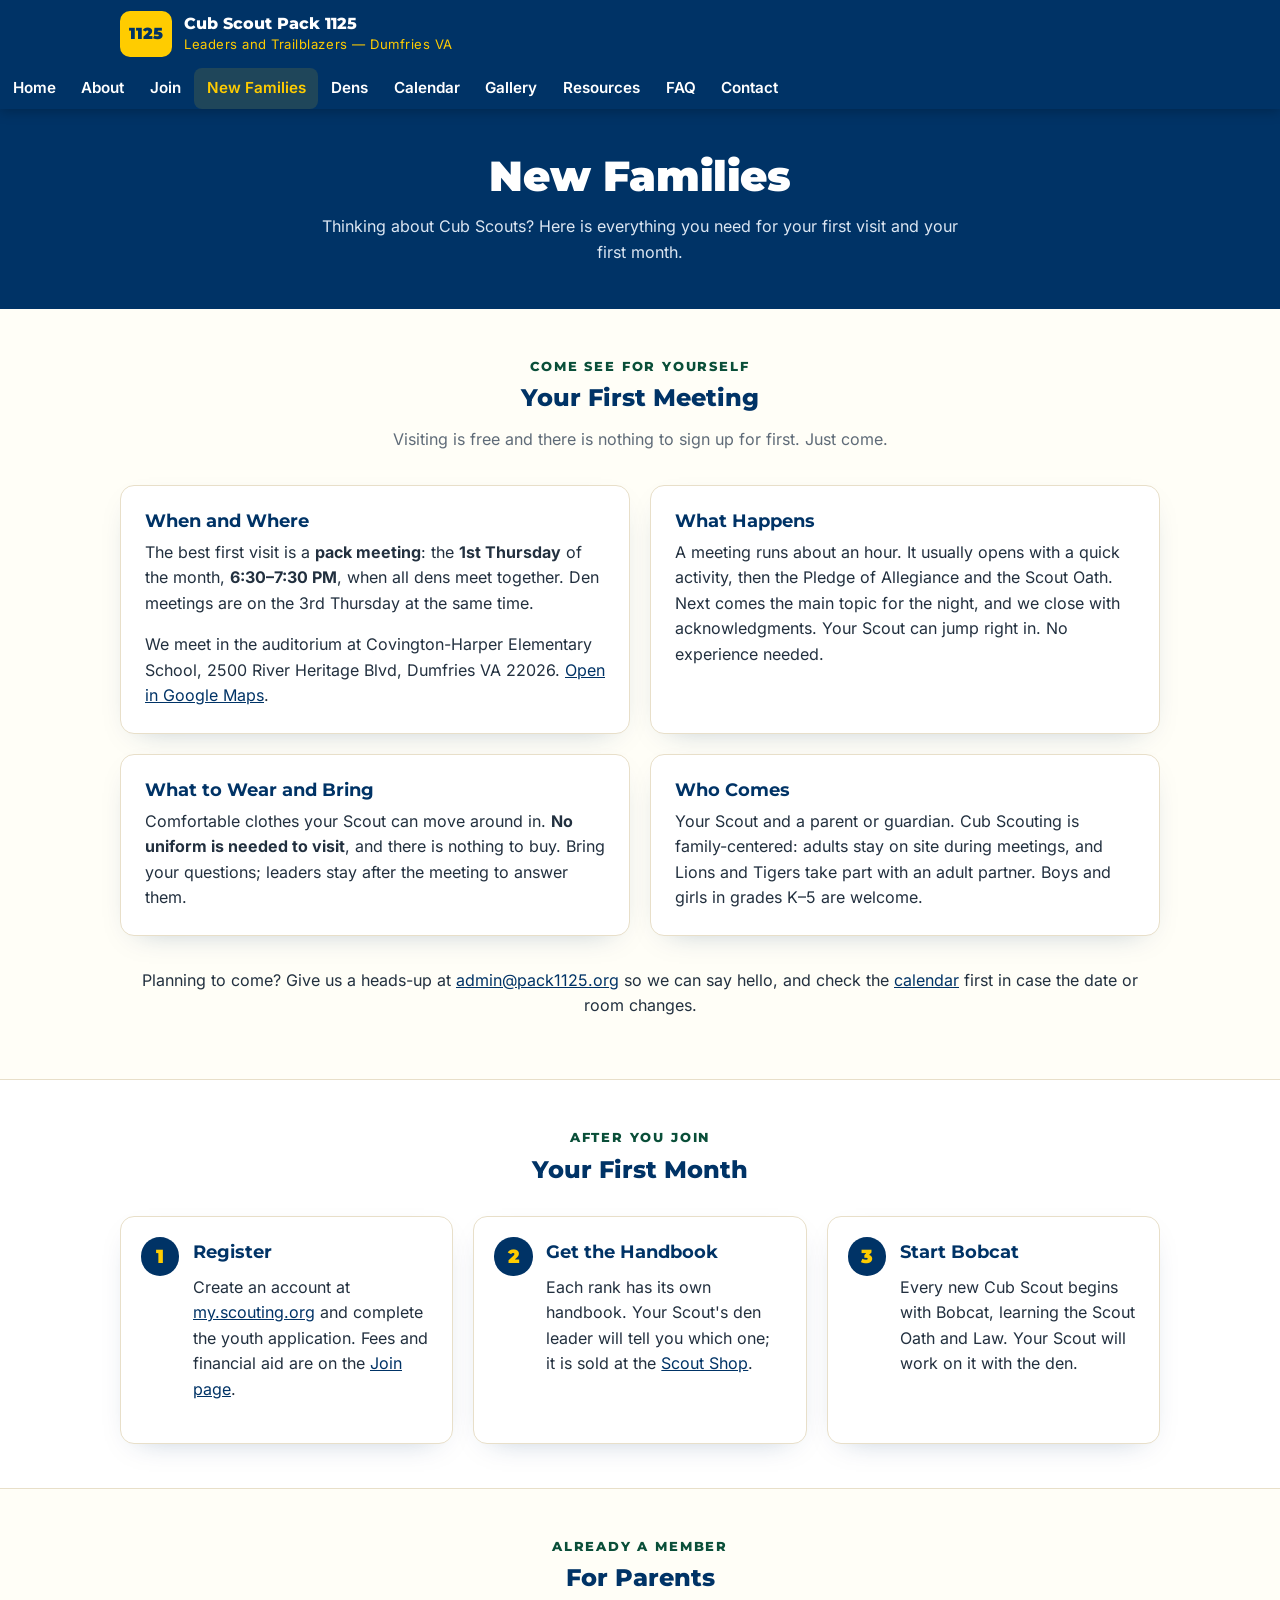
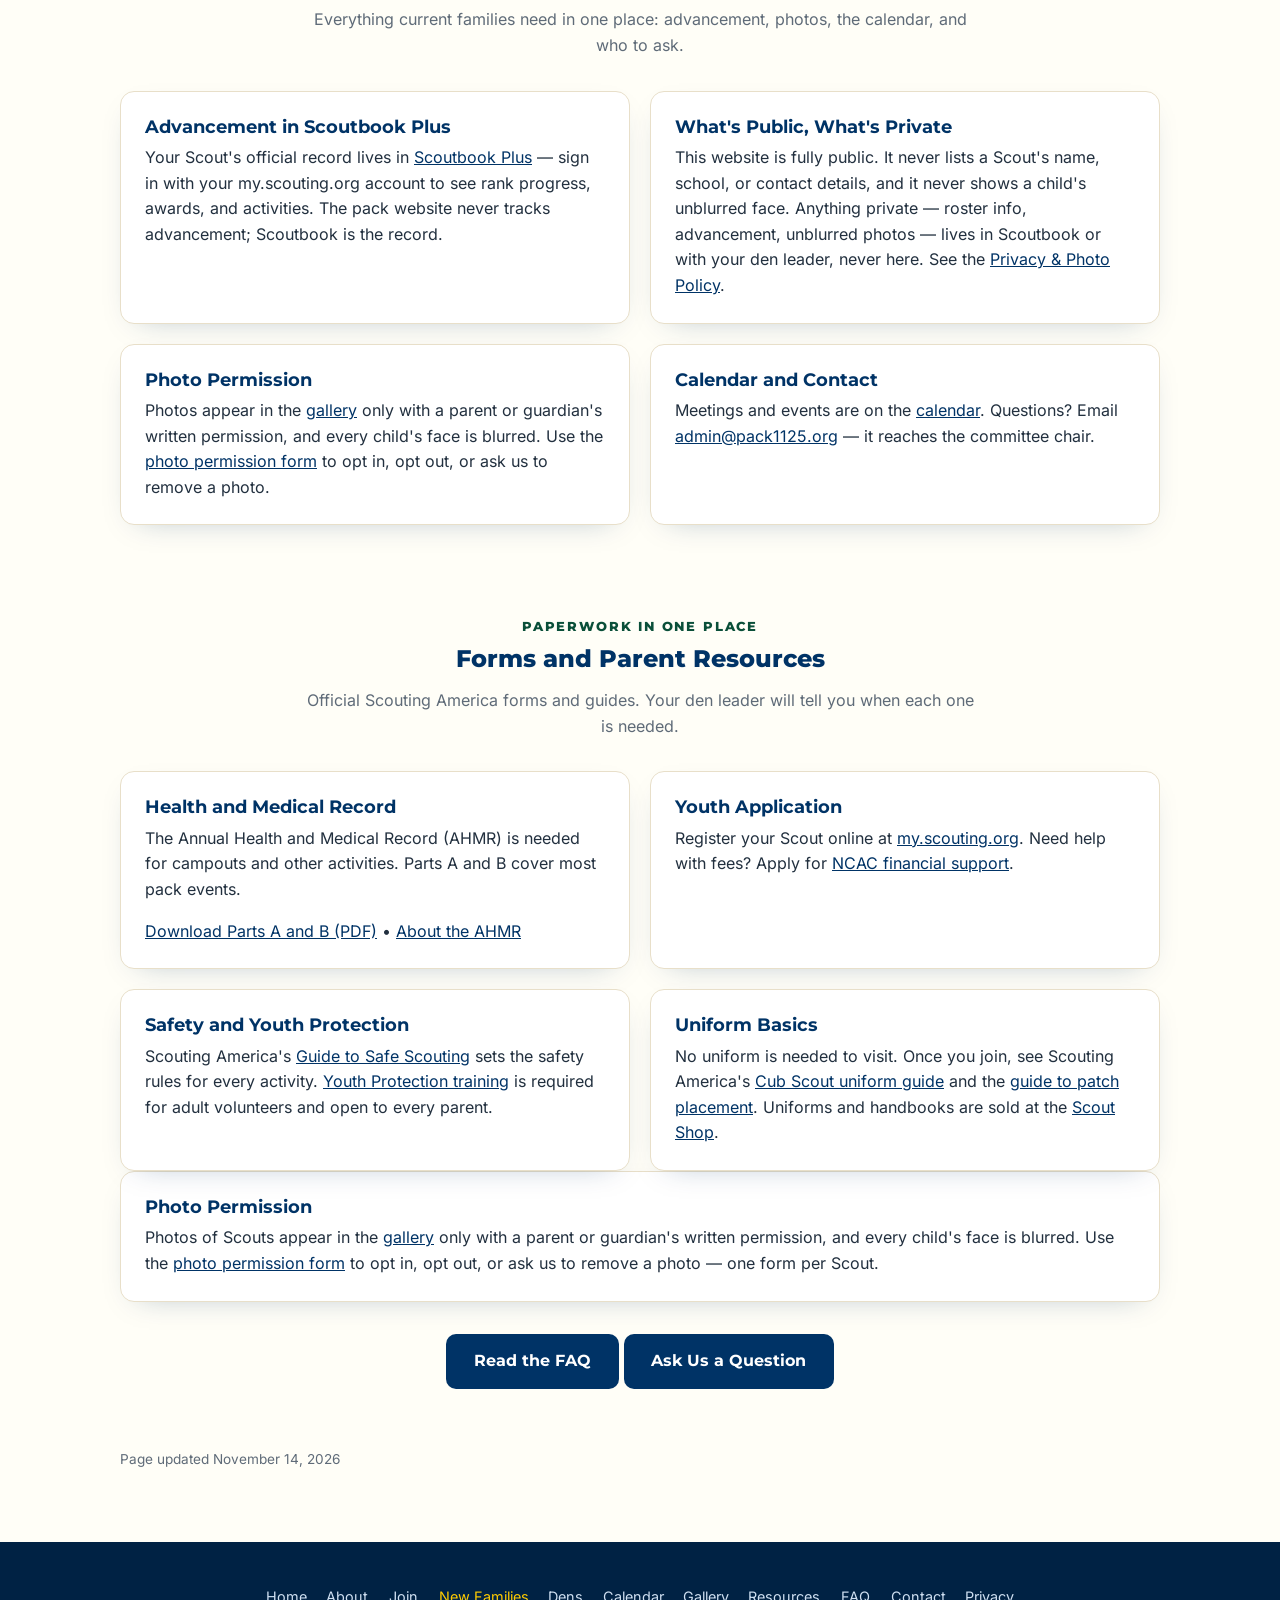
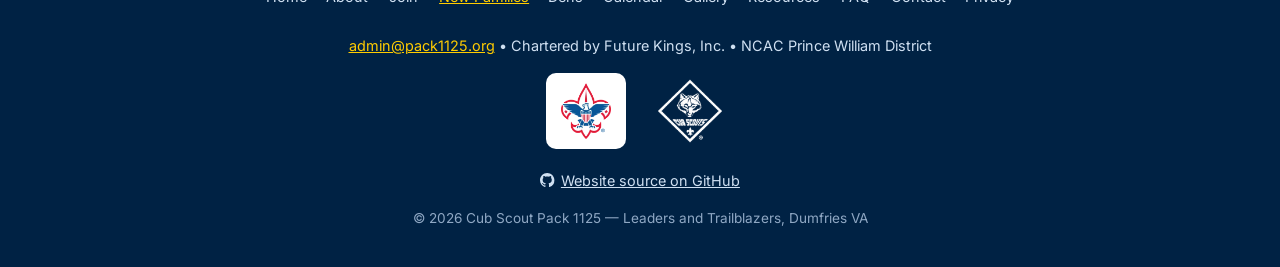
<file: docs/families.html>
<!DOCTYPE html>
<html lang="en">
<head>
  <meta charset="UTF-8">
  <meta name="viewport" content="width=device-width, initial-scale=1">
  <title>New Families — Cub Scout Pack 1125, Dumfries VA</title>
  <meta name="description" content="New to Cub Scout Pack 1125? What to expect at your first meeting, what to bring, how to get there, the forms you need, and uniform basics.">
  <meta name="author" content="Cub Scout Pack 1125">
  <meta name="robots" content="index, follow">
  <meta name="referrer" content="strict-origin-when-cross-origin">
  <meta name="theme-color" content="#003366">
  <!-- CSP: only this site (fonts are self-hosted; the Google Calendar embed is allowed on calendar.html only); no inline scripts or styles. Add a new embed only on the page that uses it. -->
  <meta http-equiv="Content-Security-Policy" content="default-src 'self'; script-src 'self'; style-src 'self'; font-src 'self'; img-src 'self' data:; frame-src 'none'; connect-src 'self'; base-uri 'self'; form-action 'none'; object-src 'none'; upgrade-insecure-requests">
  <link rel="canonical" href="https://dmvthrowers.club/pack1125-dumfries/families.html">
  <meta property="og:type" content="website">
  <meta property="og:site_name" content="Cub Scout Pack 1125">
  <meta property="og:locale" content="en_US">
  <meta property="og:title" content="New Families — Cub Scout Pack 1125, Dumfries VA">
  <meta property="og:description" content="New to Cub Scout Pack 1125? What to expect at your first meeting, what to bring, how to get there, the forms you need, and uniform basics.">
  <meta property="og:url" content="https://dmvthrowers.club/pack1125-dumfries/families.html">
  <meta property="og:image" content="https://dmvthrowers.club/pack1125-dumfries/images/og-pack1125.jpg">
  <meta property="og:image:width" content="1200">
  <meta property="og:image:height" content="630">
  <meta property="og:image:alt" content="Pack 1125 — Leaders and Trailblazers emblem">
  <meta name="twitter:card" content="summary_large_image">
  <meta name="twitter:title" content="New Families — Cub Scout Pack 1125, Dumfries VA">
  <meta name="twitter:description" content="New to Cub Scout Pack 1125? What to expect at your first meeting, what to bring, how to get there, the forms you need, and uniform basics.">
  <meta name="twitter:image" content="https://dmvthrowers.club/pack1125-dumfries/images/og-pack1125.jpg">
  <link rel="icon" href="favicon.ico" sizes="any">
  <link rel="icon" type="image/png" sizes="32x32" href="images/icon-32.png">
  <link rel="apple-touch-icon" href="images/icon-180.png">
  <link rel="manifest" href="site.webmanifest">
  <!-- JSON-LD for search engines; not rendered. -->
  <script type="application/ld+json">
{
  "@context": "https://schema.org",
  "@type": "BreadcrumbList",
  "itemListElement": [
    {
      "@type": "ListItem",
      "position": 1,
      "name": "Home",
      "item": "https://dmvthrowers.club/pack1125-dumfries/"
    },
    {
      "@type": "ListItem",
      "position": 2,
      "name": "New Families",
      "item": "https://dmvthrowers.club/pack1125-dumfries/families.html"
    }
  ]
}
  </script>
  <link rel="preload" href="fonts/inter-latin.woff2" as="font" type="font/woff2" crossorigin>
  <link rel="preload" href="fonts/montserrat-latin.woff2" as="font" type="font/woff2" crossorigin>
  <link rel="stylesheet" href="style.css">
</head>
<body>

<a class="skip-link" href="#main-content">Skip to main content</a>

<header class="site-header">
  <div class="header-inner">
    <a class="brand" href="index.html" aria-label="Pack 1125 home">
      <span class="brand-badge">1125</span>
      <span>
        <span class="brand-name">Cub Scout Pack 1125</span>
        <span class="brand-sub">Leaders and Trailblazers — Dumfries VA</span>
      </span>
    </a>
    <button class="nav-toggle" aria-label="Toggle navigation" aria-expanded="false">&#9776;</button>
  </div>
  <nav class="site-nav" aria-label="Main navigation">
    <ul>
      <li><a href="index.html">Home</a></li>
      <li><a href="about.html">About</a></li>
      <li><a href="join.html">Join</a></li>
      <li><a href="families.html" class="active" aria-current="page">New Families</a></li>
      <li><a href="dens.html">Dens</a></li>
      <li><a href="calendar.html">Calendar</a></li>
      <li><a href="gallery.html">Gallery</a></li>
      <li><a href="resources.html">Resources</a></li>
      <li><a href="faq.html">FAQ</a></li>
      <li><a href="contact.html">Contact</a></li>
    </ul>
  </nav>
</header>

<main id="main-content">
  <section class="page-head">
    <div class="wrap">
      <h1>New Families</h1>
      <p>Thinking about Cub Scouts? Here is everything you need for your first visit and your first month.</p>
    </div>
  </section>

  <section class="section" id="first-meeting">
    <div class="wrap">
      <div class="section-head">
        <span class="kicker">Come see for yourself</span>
        <h2>Your First Meeting</h2>
        <p>Visiting is free and there is nothing to sign up for first. Just come.</p>
      </div>
      <div class="cards two">
        <div class="card">
          <h3>When and Where</h3>
          <p>The best first visit is a <strong>pack meeting</strong>: the <strong>1st Thursday</strong>
            of the month, <strong>6:30–7:30 PM</strong>, when all dens meet together. Den meetings
            are on the 3rd Thursday at the same time.</p>
          <p>We meet in the auditorium at Covington-Harper Elementary School, 2500 River Heritage Blvd, Dumfries VA 22026.
            <a href="https://www.google.com/maps/search/?api=1&amp;query=Covington-Harper+Elementary+School+2500+River+Heritage+Blvd+Dumfries+VA+22026" rel="noopener noreferrer">Open in Google Maps</a>.</p>
        </div>
        <div class="card">
          <h3>What Happens</h3>
          <p>A meeting runs about an hour. It usually opens with a quick activity, then the
            Pledge of Allegiance and the Scout Oath. Next comes the main topic for the night, and
            we close with acknowledgments. Your Scout can jump right in. No experience needed.</p>
        </div>
        <div class="card">
          <h3>What to Wear and Bring</h3>
          <p>Comfortable clothes your Scout can move around in. <strong>No uniform is needed
            to visit</strong>, and there is nothing to buy. Bring your questions; leaders stay
            after the meeting to answer them.</p>
        </div>
        <div class="card">
          <h3>Who Comes</h3>
          <p>Your Scout and a parent or guardian. Cub Scouting is family-centered: adults stay
            on site during meetings, and Lions and Tigers take part with an adult partner.
            Boys and girls in grades K–5 are welcome.</p>
        </div>
      </div>
      <p class="center mt-2">Planning to come? Give us a heads-up at
        <a href="mailto:admin@pack1125.org">admin@pack1125.org</a> so we can say hello, and check the
        <a href="calendar.html">calendar</a> first in case the date or room changes.</p>
    </div>
  </section>

  <section class="section section-alt" id="first-month">
    <div class="wrap">
      <div class="section-head">
        <span class="kicker">After you join</span>
        <h2>Your First Month</h2>
      </div>
      <div class="steps">
        <div class="step">
          <h3>Register</h3>
          <p>Create an account at <a href="https://my.scouting.org/create-account" rel="noopener noreferrer">my.scouting.org</a>
            and complete the youth application. Fees and financial aid are on the
            <a href="join.html">Join page</a>.</p>
        </div>
        <div class="step">
          <h3>Get the Handbook</h3>
          <p>Each rank has its own handbook. Your Scout's den leader will tell you which one;
            it is sold at the <a href="https://www.scoutshop.org/cub-scouts.html" rel="noopener noreferrer">Scout Shop</a>.</p>
        </div>
        <div class="step">
          <h3>Start Bobcat</h3>
          <p>Every new Cub Scout begins with Bobcat, learning the Scout Oath and Law.
            Your Scout will work on it with the den.</p>
        </div>
      </div>
    </div>
  </section>

  <section class="section" id="for-parents">
    <div class="wrap">
      <div class="section-head">
        <span class="kicker">Already a member</span>
        <h2>For Parents</h2>
        <p>Everything current families need in one place: advancement, photos, the calendar, and who to ask.</p>
      </div>
      <div class="cards two">
        <div class="card">
          <h3>Advancement in Scoutbook Plus</h3>
          <p>Your Scout's official record lives in <a href="https://advancements.scouting.org" rel="noopener noreferrer">Scoutbook Plus</a> — sign in with your my.scouting.org account to see rank progress, awards, and activities. The pack website never tracks advancement; Scoutbook is the record.</p>
        </div>
        <div class="card">
          <h3>What's Public, What's Private</h3>
          <p>This website is fully public. It never lists a Scout's name, school, or contact details, and it never shows a child's unblurred face. Anything private — roster info, advancement, unblurred photos — lives in Scoutbook or with your den leader, never here. See the <a href="privacy.html">Privacy &amp; Photo Policy</a>.</p>
        </div>
        <div class="card">
          <h3>Photo Permission</h3>
          <p>Photos appear in the <a href="gallery.html">gallery</a> only with a parent or guardian's written permission, and every child's face is blurred. Use the <a href="https://docs.google.com/forms/d/e/1FAIpQLSfLMYSqmwUZk10rP2-4-G3mQDKNnuH5hnJSFoZZWpIjUpX64g/viewform" rel="noopener noreferrer">photo permission form</a> to opt in, opt out, or ask us to remove a photo.</p>
        </div>
        <div class="card">
          <h3>Calendar and Contact</h3>
          <p>Meetings and events are on the <a href="calendar.html">calendar</a>. Questions? Email <a href="mailto:admin@pack1125.org">admin@pack1125.org</a> — it reaches the committee chair.</p>
        </div>
      </div>
    </div>
  </section>

  <section class="section" id="forms">
    <div class="wrap">
      <div class="section-head">
        <span class="kicker">Paperwork in one place</span>
        <h2>Forms and Parent Resources</h2>
        <p>Official Scouting America forms and guides. Your den leader will tell you when each one is needed.</p>
      </div>
      <div class="cards two">
        <div class="card">
          <h3>Health and Medical Record</h3>
          <p>The Annual Health and Medical Record (AHMR) is needed for campouts and other
            activities. Parts A and B cover most pack events.</p>
          <p><a href="https://filestore.scouting.org/filestore/HealthSafety/pdf/680-001_AB.pdf" rel="noopener noreferrer">Download Parts A and B (PDF)</a> &bull;
            <a href="https://www.scouting.org/health-and-safety/ahmr/" rel="noopener noreferrer">About the AHMR</a></p>
        </div>
        <div class="card">
          <h3>Youth Application</h3>
          <p>Register your Scout online at
            <a href="https://my.scouting.org/create-account" rel="noopener noreferrer">my.scouting.org</a>.
            Need help with fees? Apply for
            <a href="https://247scouting.com/forms/082-FinancialSupport2026v2" rel="noopener noreferrer">NCAC financial support</a>.</p>
        </div>
        <div class="card">
          <h3>Safety and Youth Protection</h3>
          <p>Scouting America's <a href="https://www.scouting.org/health-and-safety/gss/" rel="noopener noreferrer">Guide to Safe Scouting</a>
            sets the safety rules for every activity.
            <a href="https://www.scouting.org/training/youth-protection/" rel="noopener noreferrer">Youth Protection training</a>
            is required for adult volunteers and open to every parent.</p>
        </div>
        <div class="card" id="uniform">
          <h3>Uniform Basics</h3>
          <p>No uniform is needed to visit. Once you join, see Scouting America's
            <a href="https://www.scouting.org/programs/cub-scouts/uniforms/" rel="noopener noreferrer">Cub Scout uniform guide</a>
            and the <a href="https://www.scouting.org/resources/insignia-guide/" rel="noopener noreferrer">guide to patch placement</a>.
            Uniforms and handbooks are sold at the <a href="https://www.scoutshop.org/cub-scouts.html" rel="noopener noreferrer">Scout Shop</a>.</p>
        </div>
      </div>
        <div class="card">
          <h3>Photo Permission</h3>
          <p>Photos of Scouts appear in the <a href="gallery.html">gallery</a> only with a parent or guardian's written permission, and every child's face is blurred. Use the
            <a href="https://docs.google.com/forms/d/e/1FAIpQLSfLMYSqmwUZk10rP2-4-G3mQDKNnuH5hnJSFoZZWpIjUpX64g/viewform" rel="noopener noreferrer">photo permission form</a>
            to opt in, opt out, or ask us to remove a photo — one form per Scout.</p>
        </div>

      <p class="center mt-2">
        <a class="btn btn-navy" href="faq.html">Read the FAQ</a>
        <a class="btn btn-navy" href="contact.html">Ask Us a Question</a>
      </p>
    </div>
  </section>
  <p class="page-updated">Page updated <time datetime="2026-11-14">November 14, 2026</time></p>
</main>

<footer class="site-footer">
  <div class="wrap">
    <nav class="footer-nav" aria-label="Footer navigation">
    <ul>
      <li><a href="index.html">Home</a></li>
      <li><a href="about.html">About</a></li>
      <li><a href="join.html">Join</a></li>
      <li><a href="families.html" aria-current="page">New Families</a></li>
      <li><a href="dens.html">Dens</a></li>
      <li><a href="calendar.html">Calendar</a></li>
      <li><a href="gallery.html">Gallery</a></li>
      <li><a href="resources.html">Resources</a></li>
      <li><a href="faq.html">FAQ</a></li>
      <li><a href="contact.html">Contact</a></li>
      <li><a href="privacy.html">Privacy</a></li>
    </ul>
    </nav>
    <p><a href="mailto:admin@pack1125.org">admin@pack1125.org</a> &bull; Chartered by Future Kings, Inc. &bull; NCAC Prince William District</p>
    <p class="footer-logos"><a class="emblem-tile" href="https://www.scouting.org/" rel="noopener noreferrer" aria-label="Scouting America"><picture><source srcset="images/logo-scouting-america.webp" type="image/webp"><img src="images/logo-scouting-america.png" alt="Scouting America" width="50" height="56" loading="lazy" decoding="async"></picture></a><a href="https://www.scouting.org/programs/cub-scouts/" rel="noopener noreferrer" aria-label="Cub Scouts, Scouting America"><picture><source srcset="images/logo-cub-scouts-white.webp" type="image/webp"><img src="images/logo-cub-scouts-white.png" alt="Cub Scouts" width="64" height="64" loading="lazy" decoding="async"></picture></a></p>
    <p class="footer-github"><a href="https://github.com/dmvthrowers/pack1125-dumfries" rel="noopener noreferrer"><svg viewBox="0 0 16 16" width="16" height="16" aria-hidden="true" focusable="false"><path d="M8 0C3.58 0 0 3.58 0 8c0 3.54 2.29 6.53 5.47 7.59.4.07.55-.17.55-.38 0-.19-.01-.82-.01-1.49-2.01.37-2.53-.49-2.69-.94-.09-.23-.48-.94-.82-1.13-.28-.15-.68-.52-.01-.53.63-.01 1.08.58 1.23.82.72 1.21 1.87.87 2.33.66.07-.52.28-.87.51-1.07-1.78-.2-3.64-.89-3.64-3.95 0-.87.31-1.59.82-2.15-.08-.2-.36-1.02.08-2.12 0 0 .67-.21 2.2.82.64-.18 1.32-.27 2-.27.68 0 1.36.09 2 .27 1.53-1.04 2.2-.82 2.2-.82.44 1.1.16 1.92.08 2.12.51.56.82 1.27.82 2.15 0 3.07-1.87 3.75-3.65 3.95.29.25.54.73.54 1.48 0 1.07-.01 1.93-.01 2.2 0 .21.15.46.55.38A8.013 8.013 0 0016 8c0-4.42-3.58-8-8-8z"/></svg>Website source on GitHub</a></p>
    <p class="footer-note">&copy; 2026 Cub Scout Pack 1125 — Leaders and Trailblazers, Dumfries VA</p>
  </div>
</footer>

<script src="config.js"></script>
</body>
</html>
</file>
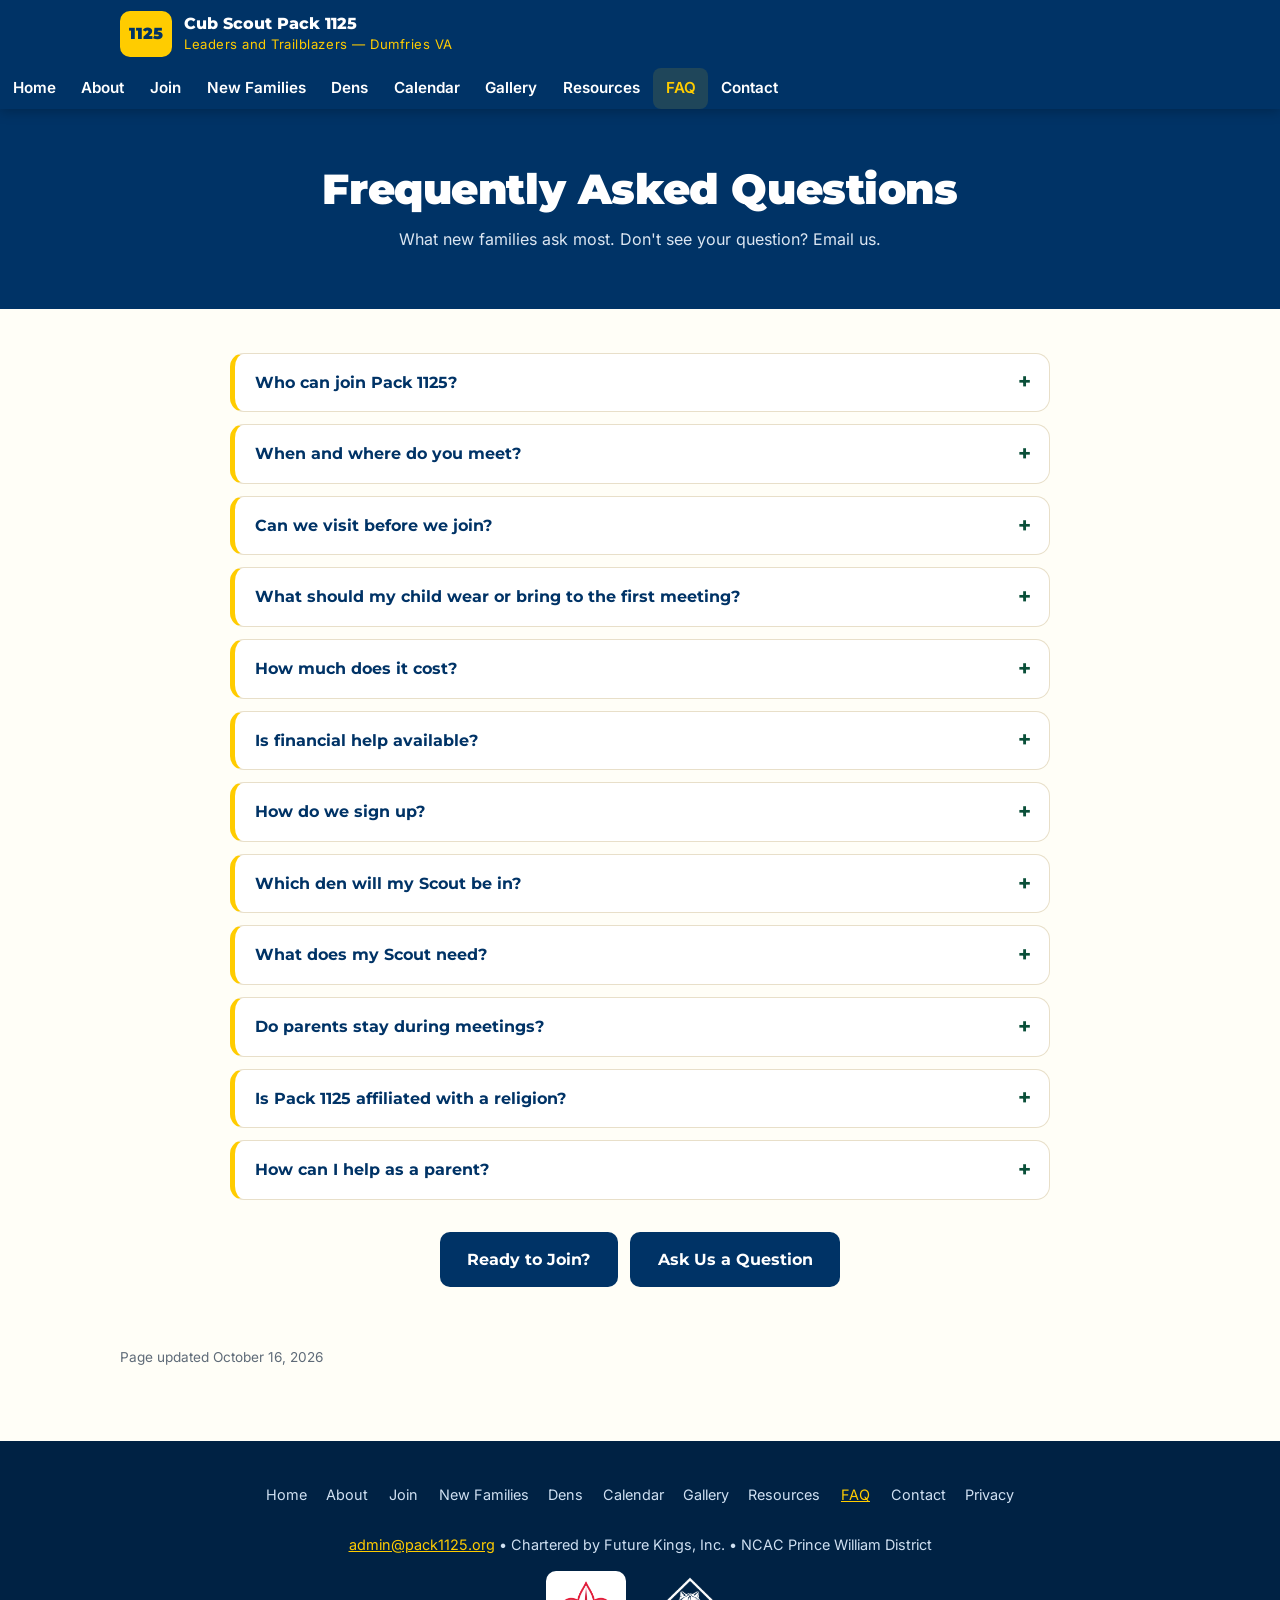
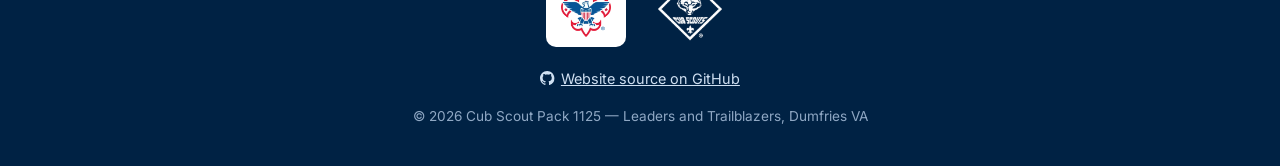
<file: docs/faq.html>
<!DOCTYPE html>
<html lang="en">
<head>
  <meta charset="UTF-8">
  <meta name="viewport" content="width=device-width, initial-scale=1">
  <title>FAQ — Cub Scout Pack 1125, Dumfries VA</title>
  <meta name="description" content="Pack 1125 FAQ: who can join, meeting times, costs and financial aid, uniforms, dens, and how parents take part.">
  <meta name="author" content="Cub Scout Pack 1125">
  <meta name="robots" content="index, follow">
  <meta name="referrer" content="strict-origin-when-cross-origin">
  <meta name="theme-color" content="#003366">
  <!-- CSP: only this site (fonts are self-hosted; the Google Calendar embed is allowed on calendar.html only); no inline scripts or styles. Add a new embed only on the page that uses it. -->
  <meta http-equiv="Content-Security-Policy" content="default-src 'self'; script-src 'self'; style-src 'self'; font-src 'self'; img-src 'self' data:; frame-src 'none'; connect-src 'self'; base-uri 'self'; form-action 'none'; object-src 'none'; upgrade-insecure-requests">
  <link rel="canonical" href="https://dmvthrowers.club/pack1125-dumfries/faq.html">
  <meta property="og:type" content="website">
  <meta property="og:site_name" content="Cub Scout Pack 1125">
  <meta property="og:locale" content="en_US">
  <meta property="og:title" content="FAQ — Cub Scout Pack 1125, Dumfries VA">
  <meta property="og:description" content="Pack 1125 FAQ: who can join, meeting times, costs and financial aid, uniforms, dens, and how parents take part.">
  <meta property="og:url" content="https://dmvthrowers.club/pack1125-dumfries/faq.html">
  <meta property="og:image" content="https://dmvthrowers.club/pack1125-dumfries/images/og-pack1125.jpg">
  <meta property="og:image:width" content="1200">
  <meta property="og:image:height" content="630">
  <meta property="og:image:alt" content="Pack 1125 — Leaders and Trailblazers emblem">
  <meta name="twitter:card" content="summary_large_image">
  <meta name="twitter:title" content="FAQ — Cub Scout Pack 1125, Dumfries VA">
  <meta name="twitter:description" content="Pack 1125 FAQ: who can join, meeting times, costs and financial aid, uniforms, dens, and how parents take part.">
  <meta name="twitter:image" content="https://dmvthrowers.club/pack1125-dumfries/images/og-pack1125.jpg">
  <link rel="icon" href="favicon.ico" sizes="any">
  <link rel="icon" type="image/png" sizes="32x32" href="images/icon-32.png">
  <link rel="apple-touch-icon" href="images/icon-180.png">
  <link rel="manifest" href="site.webmanifest">
  <!-- JSON-LD for search engines; not rendered. -->
  <script type="application/ld+json">
[
  {
    "@context": "https://schema.org",
    "@type": "BreadcrumbList",
    "itemListElement": [
      {
        "@type": "ListItem",
        "position": 1,
        "name": "Home",
        "item": "https://dmvthrowers.club/pack1125-dumfries/"
      },
      {
        "@type": "ListItem",
        "position": 2,
        "name": "FAQ",
        "item": "https://dmvthrowers.club/pack1125-dumfries/faq.html"
      }
    ]
  },
  {
    "@context": "https://schema.org",
    "@type": "FAQPage",
    "mainEntity": [
      {
        "@type": "Question",
        "name": "Who can join Pack 1125?",
        "acceptedAnswer": {
          "@type": "Answer",
          "text": "Youth in kindergarten through 5th grade — boys and girls are both welcome. We serve families at Covington-Harper, Swans Creek, Triangle, and Leesylvania Elementary Schools in Dumfries, Virginia."
        }
      },
      {
        "@type": "Question",
        "name": "When and where do you meet?",
        "acceptedAnswer": {
          "@type": "Answer",
          "text": "Pack meetings are the 1st Thursday of each month and den meetings are the 3rd Thursday, both 6:30–7:30 PM in the Covington-Harper Elementary School auditorium, 2500 River Heritage Blvd, Dumfries VA 22026. Regular meetings run October through January. The venue may change as the pack grows, so check the calendar before heading out."
        }
      },
      {
        "@type": "Question",
        "name": "Can we visit before we join?",
        "acceptedAnswer": {
          "@type": "Answer",
          "text": "Yes. Come to any Thursday meeting and see what we're about — just show up, or email admin@pack1125.org first and we'll watch for you."
        }
      },
      {
        "@type": "Question",
        "name": "What should my child wear or bring to the first meeting?",
        "acceptedAnswer": {
          "@type": "Answer",
          "text": "Comfortable clothes your Scout can move around in. No uniform is needed to visit and there is nothing to buy. A parent or guardian comes too and stays on site during the meeting. See the New Families page for what to expect."
        }
      },
      {
        "@type": "Question",
        "name": "How much does it cost?",
        "acceptedAnswer": {
          "@type": "Answer",
          "text": "Pack 1125 dues for this year are $100. On top of that, Scouting America registration is $85, and the NCAC participation fee is $80 for first-year Cub Scouts. Adult registration is a reduced $65."
        }
      },
      {
        "@type": "Question",
        "name": "Is financial help available?",
        "acceptedAnswer": {
          "@type": "Answer",
          "text": "Yes. The National Capital Area Council's First-Year Full Financial Support Program can cover fees for families with limited means. Cost should never keep a child out of Scouting — ask us and we'll help you apply."
        }
      },
      {
        "@type": "Question",
        "name": "How do we sign up?",
        "acceptedAnswer": {
          "@type": "Answer",
          "text": "Three steps: email admin@pack1125.org with your Scout's name, grade, and school; visit a Thursday meeting; then create an account at my.scouting.org and complete the youth application. We'll walk you through registration, dues, the handbook, and the uniform."
        }
      },
      {
        "@type": "Question",
        "name": "Which den will my Scout be in?",
        "acceptedAnswer": {
          "@type": "Answer",
          "text": "One den per grade: Lion (kindergarten), Tiger (1st), Wolf (2nd), Bear (3rd), Webelos (4th), and Arrow of Light (5th). Every new Scout starts with the Bobcat achievement."
        }
      },
      {
        "@type": "Question",
        "name": "What does my Scout need?",
        "acceptedAnswer": {
          "@type": "Answer",
          "text": "The Cub Scout uniform — Class A (field uniform) or Class B (pack tee) as designated for each activity — and the handbook for their rank, both available through the Scout Shop."
        }
      },
      {
        "@type": "Question",
        "name": "Do parents stay during meetings?",
        "acceptedAnswer": {
          "@type": "Answer",
          "text": "Yes. Cub Scouting is a family program, and per Scouting America requirements adults must remain on the premises during pack meetings. Lions and Tigers take part with an adult partner right alongside them."
        }
      },
      {
        "@type": "Question",
        "name": "Is Pack 1125 affiliated with a religion?",
        "acceptedAnswer": {
          "@type": "Answer",
          "text": "No. Pack 1125 is a secular pack, open to all families. We're chartered by Future Kings, Inc., a Dumfries-based nonprofit, and belong to NCAC's Prince William District."
        }
      },
      {
        "@type": "Question",
        "name": "How can I help as a parent?",
        "acceptedAnswer": {
          "@type": "Answer",
          "text": "We're filling leadership roles now — den leaders and committee members — and need adult volunteers to help run activities. No experience needed. Every adult leader completes Scouting America's Safeguarding Youth training. Email us and we'll find a role that fits your schedule."
        }
      }
    ]
  }
]
  </script>
  <link rel="preload" href="fonts/inter-latin.woff2" as="font" type="font/woff2" crossorigin>
  <link rel="preload" href="fonts/montserrat-latin.woff2" as="font" type="font/woff2" crossorigin>
  <link rel="stylesheet" href="style.css">
</head>
<body>

<a class="skip-link" href="#main-content">Skip to main content</a>

<header class="site-header">
  <div class="header-inner">
    <a class="brand" href="index.html" aria-label="Pack 1125 home">
      <span class="brand-badge">1125</span>
      <span>
        <span class="brand-name">Cub Scout Pack 1125</span>
        <span class="brand-sub">Leaders and Trailblazers — Dumfries VA</span>
      </span>
    </a>
    <button class="nav-toggle" aria-label="Toggle navigation" aria-expanded="false">&#9776;</button>
  </div>
  <nav class="site-nav" aria-label="Main navigation">
    <ul>
      <li><a href="index.html">Home</a></li>
      <li><a href="about.html">About</a></li>
      <li><a href="join.html">Join</a></li>
      <li><a href="families.html">New Families</a></li>
      <li><a href="dens.html">Dens</a></li>
      <li><a href="calendar.html">Calendar</a></li>
      <li><a href="gallery.html">Gallery</a></li>
      <li><a href="resources.html">Resources</a></li>
      <li><a href="faq.html" class="active" aria-current="page">FAQ</a></li>
      <li><a href="contact.html">Contact</a></li>
    </ul>
  </nav>
</header>

<main id="main-content">
  <section class="page-head">
    <div class="wrap">
      <h1>Frequently Asked Questions</h1>
      <p>What new families ask most. Don't see your question? Email us.</p>
    </div>
  </section>

  <section class="section">
    <div class="wrap">
      <div class="faq-list">
        <details class="faq-item">
          <summary>Who can join Pack 1125?</summary>
          <p>Youth in kindergarten through 5th grade — boys and girls are both welcome. We serve families at Covington-Harper, Swans Creek, Triangle, and Leesylvania Elementary Schools in Dumfries, Virginia.</p>
        </details>
        <details class="faq-item">
          <summary>When and where do you meet?</summary>
          <p>Pack meetings are the 1st Thursday of each month and den meetings are the 3rd Thursday, both 6:30–7:30 PM in the Covington-Harper Elementary School auditorium, 2500 River Heritage Blvd, Dumfries VA 22026. Regular meetings run October through January. The venue may change as the pack grows, so check the <a href="calendar.html">calendar</a> before heading out.</p>
        </details>
        <details class="faq-item">
          <summary>Can we visit before we join?</summary>
          <p>Yes. Come to any Thursday meeting and see what we&#x27;re about — just show up, or email <a href="mailto:admin@pack1125.org">admin@pack1125.org</a> first and we&#x27;ll watch for you.</p>
        </details>
        <details class="faq-item">
          <summary>What should my child wear or bring to the first meeting?</summary>
          <p>Comfortable clothes your Scout can move around in. No uniform is needed to visit and there is nothing to buy. A parent or guardian comes too and stays on site during the meeting. See the <a href="families.html#first-meeting">New Families page</a> for what to expect.</p>
        </details>
        <details class="faq-item">
          <summary>How much does it cost?</summary>
          <p>Pack 1125 dues for this year are <strong>$100</strong>. On top of that, Scouting America registration is $85, and the NCAC participation fee is $80 for first-year Cub Scouts. Adult registration is a reduced $65.</p>
        </details>
        <details class="faq-item">
          <summary>Is financial help available?</summary>
          <p>Yes. The National Capital Area Council&#x27;s First-Year Full <a href="https://ncacscouting.org/resources/financial-support/" rel="noopener noreferrer">Financial Support Program</a> can cover fees for families with limited means. Cost should never keep a child out of Scouting — ask us and we&#x27;ll help you apply.</p>
        </details>
        <details class="faq-item">
          <summary>How do we sign up?</summary>
          <p>Three steps: email <a href="mailto:admin@pack1125.org">admin@pack1125.org</a> with your Scout&#x27;s name, grade, and school; visit a Thursday meeting; then create an account at <a href="https://my.scouting.org/create-account" rel="noopener noreferrer">my.scouting.org</a> and complete the youth application. We&#x27;ll walk you through registration, dues, the handbook, and the uniform.</p>
        </details>
        <details class="faq-item">
          <summary>Which den will my Scout be in?</summary>
          <p>One den per grade: Lion (kindergarten), Tiger (1st), Wolf (2nd), Bear (3rd), Webelos (4th), and Arrow of Light (5th). Every new Scout starts with the Bobcat achievement.</p>
        </details>
        <details class="faq-item">
          <summary>What does my Scout need?</summary>
          <p>The Cub Scout uniform — Class A (field uniform) or Class B (pack tee) as designated for each activity — and the handbook for their rank, both available through the <a href="https://www.scoutshop.org" rel="noopener noreferrer">Scout Shop</a>.</p>
        </details>
        <details class="faq-item">
          <summary>Do parents stay during meetings?</summary>
          <p>Yes. Cub Scouting is a family program, and per Scouting America requirements adults must remain on the premises during pack meetings. Lions and Tigers take part with an adult partner right alongside them.</p>
        </details>
        <details class="faq-item">
          <summary>Is Pack 1125 affiliated with a religion?</summary>
          <p>No. Pack 1125 is a secular pack, open to all families. We&#x27;re chartered by Future Kings, Inc., a Dumfries-based nonprofit, and belong to NCAC&#x27;s Prince William District.</p>
        </details>
        <details class="faq-item">
          <summary>How can I help as a parent?</summary>
          <p>We're filling leadership roles now — den leaders and committee members — and need adult volunteers to help run activities. No experience needed. Every adult leader completes Scouting America&#x27;s <a href="https://www.scouting.org/training/youth-protection/" rel="noopener noreferrer">Safeguarding Youth training</a>. Email us and we&#x27;ll find a role that fits your schedule.</p>
        </details>
      </div>
      <p class="btn-row mt-2">
        <a class="btn btn-navy" href="join.html">Ready to Join?</a>
        <a class="btn btn-navy" href="contact.html">Ask Us a Question</a>
      </p>
    </div>
  </section>
  <p class="page-updated">Page updated <time datetime="2026-10-16">October 16, 2026</time></p>
</main>

<footer class="site-footer">
  <div class="wrap">
    <nav class="footer-nav" aria-label="Footer navigation">
    <ul>
      <li><a href="index.html">Home</a></li>
      <li><a href="about.html">About</a></li>
      <li><a href="join.html">Join</a></li>
      <li><a href="families.html">New Families</a></li>
      <li><a href="dens.html">Dens</a></li>
      <li><a href="calendar.html">Calendar</a></li>
      <li><a href="gallery.html">Gallery</a></li>
      <li><a href="resources.html">Resources</a></li>
      <li><a href="faq.html" aria-current="page">FAQ</a></li>
      <li><a href="contact.html">Contact</a></li>
      <li><a href="privacy.html">Privacy</a></li>
    </ul>
    </nav>
    <p><a href="mailto:admin@pack1125.org">admin@pack1125.org</a> &bull; Chartered by Future Kings, Inc. &bull; NCAC Prince William District</p>
    <p class="footer-logos"><a class="emblem-tile" href="https://www.scouting.org/" rel="noopener noreferrer" aria-label="Scouting America"><picture><source srcset="images/logo-scouting-america.webp" type="image/webp"><img src="images/logo-scouting-america.png" alt="Scouting America" width="50" height="56" loading="lazy" decoding="async"></picture></a><a href="https://www.scouting.org/programs/cub-scouts/" rel="noopener noreferrer" aria-label="Cub Scouts, Scouting America"><picture><source srcset="images/logo-cub-scouts-white.webp" type="image/webp"><img src="images/logo-cub-scouts-white.png" alt="Cub Scouts" width="64" height="64" loading="lazy" decoding="async"></picture></a></p>
    <p class="footer-github"><a href="https://github.com/dmvthrowers/pack1125-dumfries" rel="noopener noreferrer"><svg viewBox="0 0 16 16" width="16" height="16" aria-hidden="true" focusable="false"><path d="M8 0C3.58 0 0 3.58 0 8c0 3.54 2.29 6.53 5.47 7.59.4.07.55-.17.55-.38 0-.19-.01-.82-.01-1.49-2.01.37-2.53-.49-2.69-.94-.09-.23-.48-.94-.82-1.13-.28-.15-.68-.52-.01-.53.63-.01 1.08.58 1.23.82.72 1.21 1.87.87 2.33.66.07-.52.28-.87.51-1.07-1.78-.2-3.64-.89-3.64-3.95 0-.87.31-1.59.82-2.15-.08-.2-.36-1.02.08-2.12 0 0 .67-.21 2.2.82.64-.18 1.32-.27 2-.27.68 0 1.36.09 2 .27 1.53-1.04 2.2-.82 2.2-.82.44 1.1.16 1.92.08 2.12.51.56.82 1.27.82 2.15 0 3.07-1.87 3.75-3.65 3.95.29.25.54.73.54 1.48 0 1.07-.01 1.93-.01 2.2 0 .21.15.46.55.38A8.013 8.013 0 0016 8c0-4.42-3.58-8-8-8z"/></svg>Website source on GitHub</a></p>
    <p class="footer-note">&copy; 2026 Cub Scout Pack 1125 — Leaders and Trailblazers, Dumfries VA</p>
  </div>
</footer>

<script src="config.js"></script>
</body>
</html>
</file>
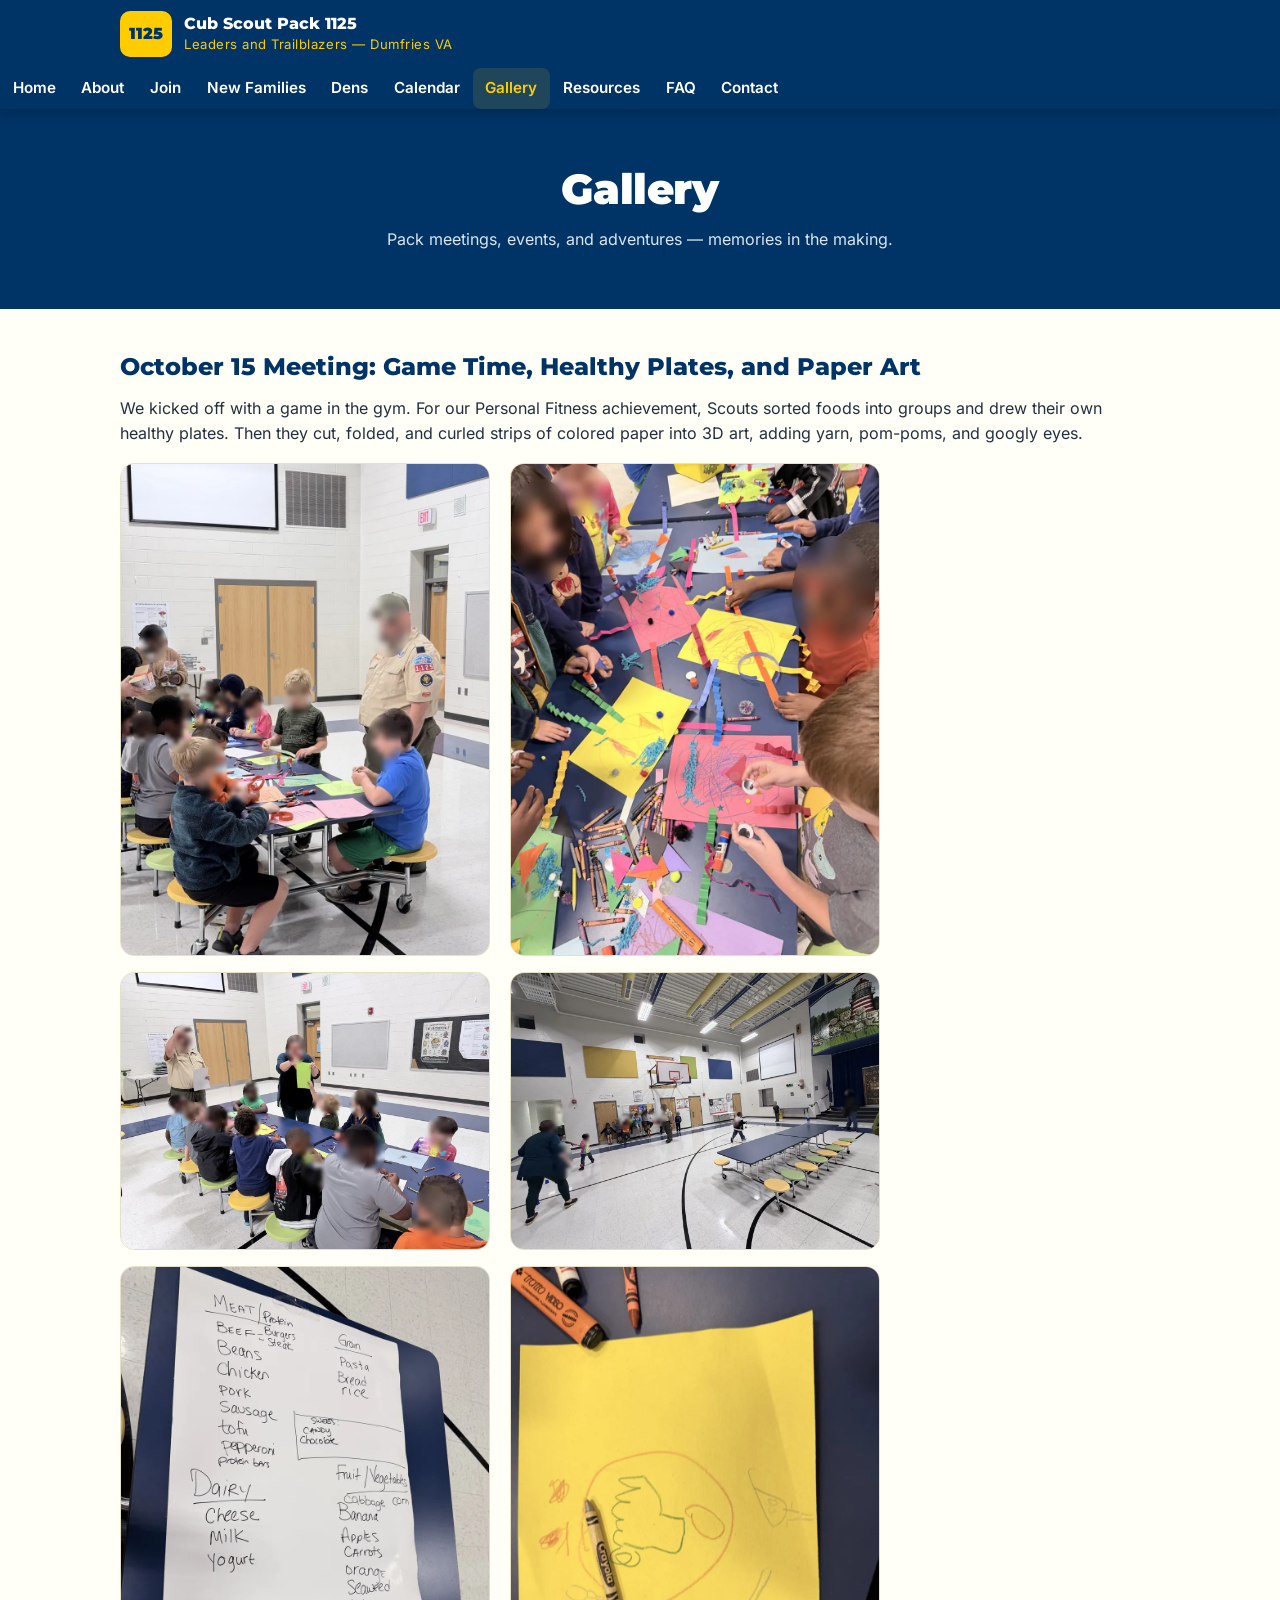
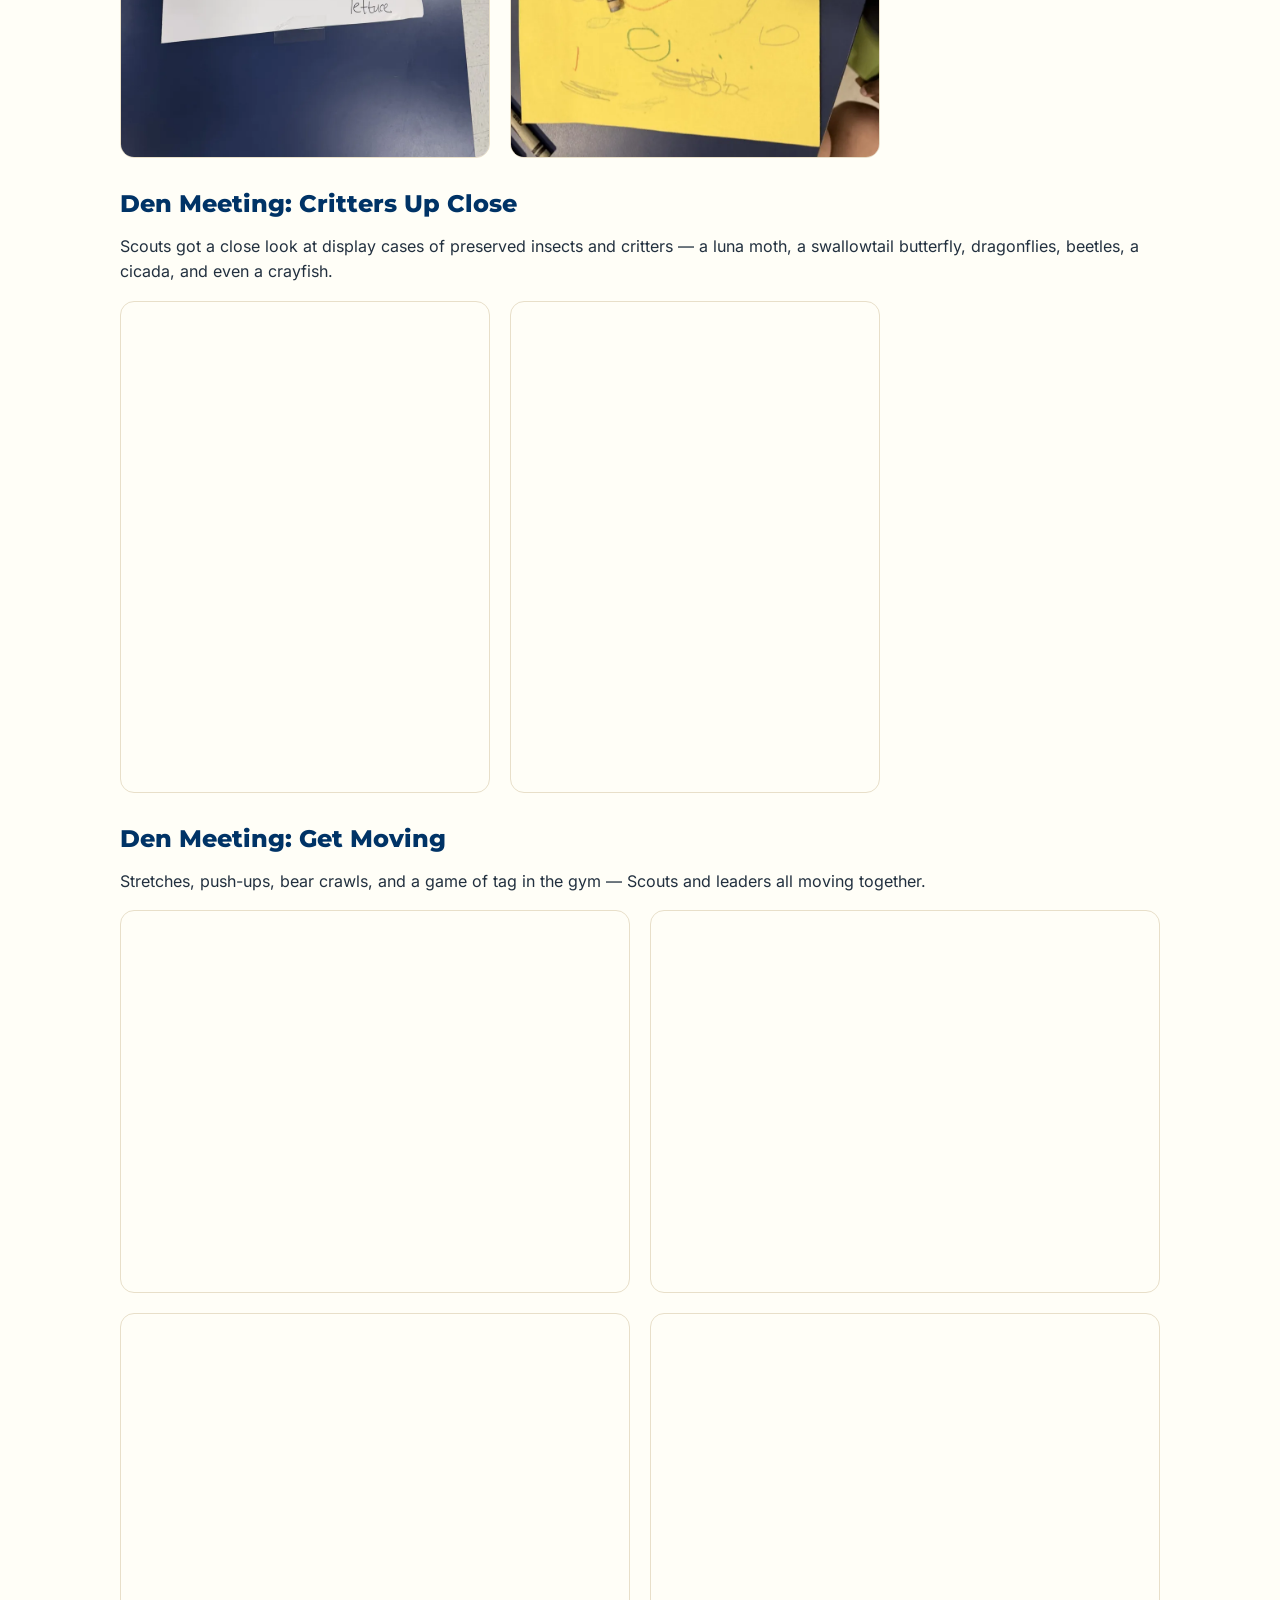
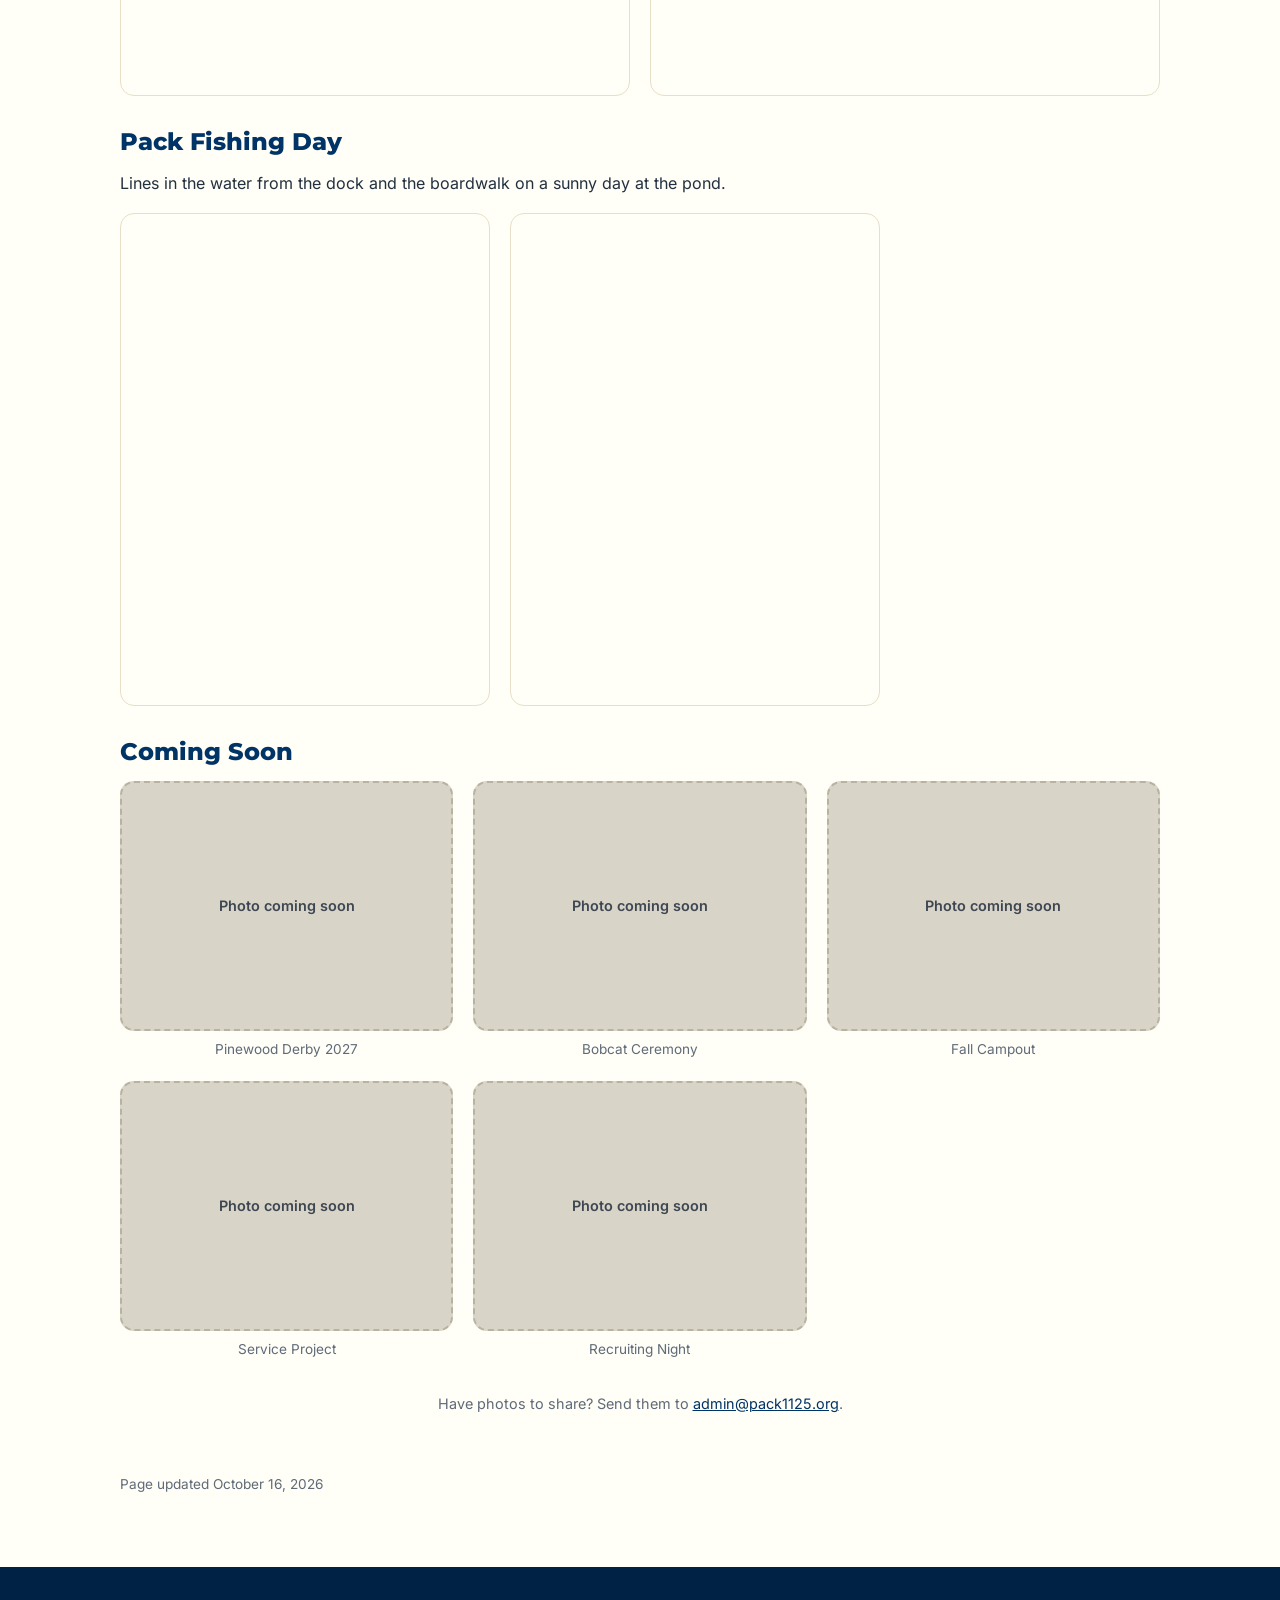
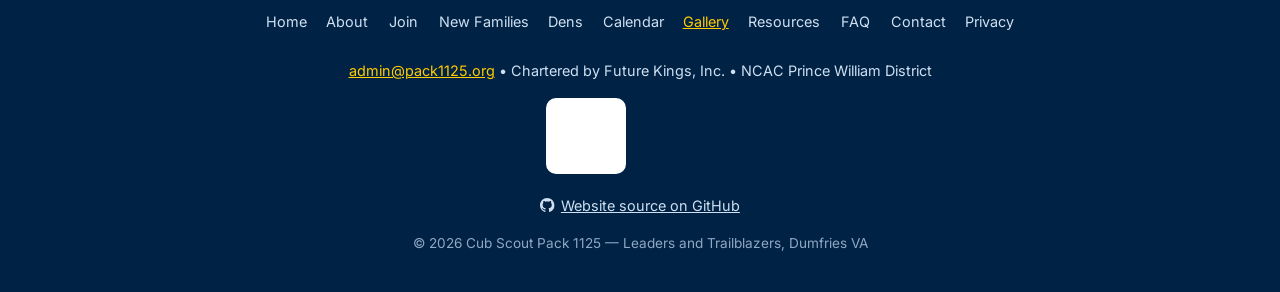
<file: docs/gallery.html>
<!DOCTYPE html>
<html lang="en">
<head>
  <meta charset="UTF-8">
  <meta name="viewport" content="width=device-width, initial-scale=1">
  <title>Gallery — Cub Scout Pack 1125, Dumfries VA</title>
  <meta name="description" content="Pack 1125 photo gallery: pack meetings, events, and adventures.">
  <meta name="author" content="Cub Scout Pack 1125">
  <meta name="robots" content="index, follow">
  <meta name="referrer" content="strict-origin-when-cross-origin">
  <meta name="theme-color" content="#003366">
  <!-- CSP: only this site (fonts are self-hosted; the Google Calendar embed is allowed on calendar.html only); no inline scripts or styles. Add a new embed only on the page that uses it. -->
  <meta http-equiv="Content-Security-Policy" content="default-src 'self'; script-src 'self'; style-src 'self'; font-src 'self'; img-src 'self' data:; frame-src 'none'; connect-src 'self'; base-uri 'self'; form-action 'none'; object-src 'none'; upgrade-insecure-requests">
  <link rel="canonical" href="https://dmvthrowers.club/pack1125-dumfries/gallery.html">
  <meta property="og:type" content="website">
  <meta property="og:site_name" content="Cub Scout Pack 1125">
  <meta property="og:locale" content="en_US">
  <meta property="og:title" content="Gallery — Cub Scout Pack 1125, Dumfries VA">
  <meta property="og:description" content="Pack 1125 photo gallery: pack meetings, events, and adventures.">
  <meta property="og:url" content="https://dmvthrowers.club/pack1125-dumfries/gallery.html">
  <meta property="og:image" content="https://dmvthrowers.club/pack1125-dumfries/images/og-pack1125.jpg">
  <meta property="og:image:width" content="1200">
  <meta property="og:image:height" content="630">
  <meta property="og:image:alt" content="Pack 1125 — Leaders and Trailblazers emblem">
  <meta name="twitter:card" content="summary_large_image">
  <meta name="twitter:title" content="Gallery — Cub Scout Pack 1125, Dumfries VA">
  <meta name="twitter:description" content="Pack 1125 photo gallery: pack meetings, events, and adventures.">
  <meta name="twitter:image" content="https://dmvthrowers.club/pack1125-dumfries/images/og-pack1125.jpg">
  <link rel="icon" href="favicon.ico" sizes="any">
  <link rel="icon" type="image/png" sizes="32x32" href="images/icon-32.png">
  <link rel="apple-touch-icon" href="images/icon-180.png">
  <link rel="manifest" href="site.webmanifest">
  <!-- JSON-LD for search engines; not rendered. -->
  <script type="application/ld+json">
{
  "@context": "https://schema.org",
  "@type": "BreadcrumbList",
  "itemListElement": [
    {
      "@type": "ListItem",
      "position": 1,
      "name": "Home",
      "item": "https://dmvthrowers.club/pack1125-dumfries/"
    },
    {
      "@type": "ListItem",
      "position": 2,
      "name": "Gallery",
      "item": "https://dmvthrowers.club/pack1125-dumfries/gallery.html"
    }
  ]
}
  </script>
  <link rel="preload" href="fonts/inter-latin.woff2" as="font" type="font/woff2" crossorigin>
  <link rel="preload" href="fonts/montserrat-latin.woff2" as="font" type="font/woff2" crossorigin>
  <link rel="stylesheet" href="style.css">
</head>
<body>

<a class="skip-link" href="#main-content">Skip to main content</a>

<header class="site-header">
  <div class="header-inner">
    <a class="brand" href="index.html" aria-label="Pack 1125 home">
      <span class="brand-badge">1125</span>
      <span>
        <span class="brand-name">Cub Scout Pack 1125</span>
        <span class="brand-sub">Leaders and Trailblazers — Dumfries VA</span>
      </span>
    </a>
    <button class="nav-toggle" aria-label="Toggle navigation" aria-expanded="false">&#9776;</button>
  </div>
  <nav class="site-nav" aria-label="Main navigation">
    <ul>
      <li><a href="index.html">Home</a></li>
      <li><a href="about.html">About</a></li>
      <li><a href="join.html">Join</a></li>
      <li><a href="families.html">New Families</a></li>
      <li><a href="dens.html">Dens</a></li>
      <li><a href="calendar.html">Calendar</a></li>
      <li><a href="gallery.html" class="active" aria-current="page">Gallery</a></li>
      <li><a href="resources.html">Resources</a></li>
      <li><a href="faq.html">FAQ</a></li>
      <li><a href="contact.html">Contact</a></li>
    </ul>
  </nav>
</header>

<main id="main-content">
  <section class="page-head">
    <div class="wrap">
      <h1>Gallery</h1>
      <p>Pack meetings, events, and adventures — memories in the making.</p>
    </div>
  </section>

  <!-- Add real photos to the feature row (images/gallery/, JPG + WebP, under 500 KB, metadata
       stripped). Only use photos with written parent/guardian permission, per privacy.html.
       Blur every child's face before a photo goes in. -->

  <section class="section">
    <div class="wrap">
      <h2>October 15 Meeting: Game Time, Healthy Plates, and Paper Art</h2>
      <p>We kicked off with a game in the gym. For our Personal Fitness achievement, Scouts sorted
        foods into groups and drew their own healthy plates. Then they cut, folded, and curled
        strips of colored paper into 3D art, adding yarn, pom-poms, and googly eyes.</p>
      <div class="gallery-feature">
        <figure>
          <picture><source srcset="images/gallery/paper-art-1.webp" type="image/webp"><img src="images/gallery/paper-art-1.jpg" alt="Cub Scouts work on paper art around a long cafeteria table while a uniformed Pack 1125 leader looks on." width="900" height="1200" loading="lazy" decoding="async"></picture>
        </figure>
        <figure>
          <picture><source srcset="images/gallery/paper-art-2.webp" type="image/webp"><img src="images/gallery/paper-art-2.jpg" alt="Looking down on a table covered in bright paper art: folded paper strips, crayon scribbles, yarn, pom-poms, and googly eyes, with Scouts gluing pieces in place." width="900" height="1200" loading="lazy" decoding="async"></picture>
        </figure>
      </div>
      <div class="gallery-feature">
        <figure>
          <picture><source srcset="images/gallery/oct15-meeting-1.webp" type="image/webp"><img src="images/gallery/oct15-meeting-1.jpg" alt="Two leaders hold up sheets of paper to explain the activity while Cub Scouts sit around a long cafeteria table with crayons." width="1200" height="900" loading="lazy" decoding="async"></picture>
        </figure>
        <figure>
          <picture><source srcset="images/gallery/oct15-meeting-2.webp" type="image/webp"><img src="images/gallery/oct15-meeting-2.jpg" alt="Game time in the school gym: Cub Scouts line up along the far wall while a uniformed leader watches and another Scout walks across the court." width="1200" height="900" loading="lazy" decoding="async"></picture>
        </figure>
      </div>
      <div class="gallery-feature">
        <figure>
          <picture><source srcset="images/gallery/oct15-food-groups.webp" type="image/webp"><img src="images/gallery/oct15-food-groups.jpg" alt="A handwritten chart taped to a table sorts foods into groups: meat and protein, grain, dairy, fruit and vegetables, and sweets." width="900" height="1200" loading="lazy" decoding="async"></picture>
        </figure>
        <figure>
          <picture><source srcset="images/gallery/oct15-healthy-plate.webp" type="image/webp"><img src="images/gallery/oct15-healthy-plate.jpg" alt="A Scout's crayon drawing of a healthy plate with foods sketched around it, on yellow paper with crayons nearby." width="900" height="1200" loading="lazy" decoding="async"></picture>
        </figure>
      </div>

      <h2 class="mt-2">Den Meeting: Critters Up Close</h2>
      <p>Scouts got a close look at display cases of preserved insects and critters —
        a luna moth, a swallowtail butterfly, dragonflies, beetles, a cicada, and even a crayfish.</p>
      <div class="gallery-feature">
        <figure>
          <picture><source srcset="images/gallery/critters-up-close-1.webp" type="image/webp"><img src="images/gallery/critters-up-close-1.jpg" alt="A Cub Scout studies a glass-topped case of preserved specimens, including a pale green luna moth, a dark swallowtail butterfly, dragonflies, a crayfish, and a small turtle." width="900" height="1200" loading="lazy" decoding="async"></picture>
        </figure>
        <figure>
          <picture><source srcset="images/gallery/critters-up-close-2.webp" type="image/webp"><img src="images/gallery/critters-up-close-2.jpg" alt="A leader and a Cub Scout hold a small shadow box with a spotted rhinoceros beetle, a cicada, a dragonfly, and a small black beetle." width="900" height="1200" loading="lazy" decoding="async"></picture>
        </figure>
      </div>

      <h2 class="mt-2">Den Meeting: Get Moving</h2>
      <p>Stretches, push-ups, bear crawls, and a game of tag in the gym — Scouts and leaders
        all moving together.</p>
      <div class="gallery-feature wide">
        <figure>
          <picture><source srcset="images/gallery/get-moving-1.webp" type="image/webp"><img src="images/gallery/get-moving-1.jpg" alt="Cub Scouts spread out in a circle on the school gym floor with a uniformed leader and a parent, stretching and moving together." width="1200" height="900" loading="lazy" decoding="async"></picture>
        </figure>
        <figure>
          <picture><source srcset="images/gallery/get-moving-2.webp" type="image/webp"><img src="images/gallery/get-moving-2.jpg" alt="Scouts and leaders do push-ups and bear crawls in a big circle on the gym floor, smiling at each other." width="1200" height="900" loading="lazy" decoding="async"></picture>
        </figure>
        <figure>
          <picture><source srcset="images/gallery/get-moving-3.webp" type="image/webp"><img src="images/gallery/get-moving-3.jpg" alt="A uniformed leader leads Scouts in arm stretches in front of the gym stage, arms stretched wide." width="1200" height="900" loading="lazy" decoding="async"></picture>
        </figure>
        <figure>
          <picture><source srcset="images/gallery/get-moving-4.webp" type="image/webp"><img src="images/gallery/get-moving-4.jpg" alt="Scouts run and play a tag game across the gym while two adult leaders watch from the middle of the court." width="1200" height="900" loading="lazy" decoding="async"></picture>
        </figure>
      </div>

      <h2 class="mt-2">Pack Fishing Day</h2>
      <p>Lines in the water from the dock and the boardwalk on a sunny day at the pond.</p>
      <div class="gallery-feature">
        <figure>
          <picture><source srcset="images/gallery/fishing-day-1.webp" type="image/webp"><img src="images/gallery/fishing-day-1.jpg" alt="A Cub Scout in an orange shirt leans over a dock railing, reeling in a fishing line." width="900" height="1200" loading="lazy" decoding="async"></picture>
        </figure>
        <figure>
          <picture><source srcset="images/gallery/fishing-day-2.webp" type="image/webp"><img src="images/gallery/fishing-day-2.jpg" alt="Two Cub Scouts fish from a wooden boardwalk over a sunny pond lined with trees." width="900" height="1200" loading="lazy" decoding="async"></picture>
        </figure>
      </div>

      <h2 class="mt-2">Coming Soon</h2>
      <div class="gallery-grid">
        <figure>
          <div class="ph">Photo coming soon</div>
          <figcaption>Pinewood Derby 2027</figcaption>
        </figure>
        <figure>
          <div class="ph">Photo coming soon</div>
          <figcaption>Bobcat Ceremony</figcaption>
        </figure>
        <figure>
          <div class="ph">Photo coming soon</div>
          <figcaption>Fall Campout</figcaption>
        </figure>
        <figure>
          <div class="ph">Photo coming soon</div>
          <figcaption>Service Project</figcaption>
        </figure>
        <figure>
          <div class="ph">Photo coming soon</div>
          <figcaption>Recruiting Night</figcaption>
        </figure>
      </div>
      <p class="center mt-2 photo-note">
        Have photos to share? Send them to
        <a href="mailto:admin@pack1125.org">admin@pack1125.org</a>.
      </p>
    </div>
  </section>
  <p class="page-updated">Page updated <time datetime="2026-10-16">October 16, 2026</time></p>
</main>

<footer class="site-footer">
  <div class="wrap">
    <nav class="footer-nav" aria-label="Footer navigation">
    <ul>
      <li><a href="index.html">Home</a></li>
      <li><a href="about.html">About</a></li>
      <li><a href="join.html">Join</a></li>
      <li><a href="families.html">New Families</a></li>
      <li><a href="dens.html">Dens</a></li>
      <li><a href="calendar.html">Calendar</a></li>
      <li><a href="gallery.html" aria-current="page">Gallery</a></li>
      <li><a href="resources.html">Resources</a></li>
      <li><a href="faq.html">FAQ</a></li>
      <li><a href="contact.html">Contact</a></li>
      <li><a href="privacy.html">Privacy</a></li>
    </ul>
    </nav>
    <p><a href="mailto:admin@pack1125.org">admin@pack1125.org</a> &bull; Chartered by Future Kings, Inc. &bull; NCAC Prince William District</p>
    <p class="footer-logos"><a class="emblem-tile" href="https://www.scouting.org/" rel="noopener noreferrer" aria-label="Scouting America"><picture><source srcset="images/logo-scouting-america.webp" type="image/webp"><img src="images/logo-scouting-america.png" alt="Scouting America" width="50" height="56" loading="lazy" decoding="async"></picture></a><a href="https://www.scouting.org/programs/cub-scouts/" rel="noopener noreferrer" aria-label="Cub Scouts, Scouting America"><picture><source srcset="images/logo-cub-scouts-white.webp" type="image/webp"><img src="images/logo-cub-scouts-white.png" alt="Cub Scouts" width="64" height="64" loading="lazy" decoding="async"></picture></a></p>
    <p class="footer-github"><a href="https://github.com/dmvthrowers/pack1125-dumfries" rel="noopener noreferrer"><svg viewBox="0 0 16 16" width="16" height="16" aria-hidden="true" focusable="false"><path d="M8 0C3.58 0 0 3.58 0 8c0 3.54 2.29 6.53 5.47 7.59.4.07.55-.17.55-.38 0-.19-.01-.82-.01-1.49-2.01.37-2.53-.49-2.69-.94-.09-.23-.48-.94-.82-1.13-.28-.15-.68-.52-.01-.53.63-.01 1.08.58 1.23.82.72 1.21 1.87.87 2.33.66.07-.52.28-.87.51-1.07-1.78-.2-3.64-.89-3.64-3.95 0-.87.31-1.59.82-2.15-.08-.2-.36-1.02.08-2.12 0 0 .67-.21 2.2.82.64-.18 1.32-.27 2-.27.68 0 1.36.09 2 .27 1.53-1.04 2.2-.82 2.2-.82.44 1.1.16 1.92.08 2.12.51.56.82 1.27.82 2.15 0 3.07-1.87 3.75-3.65 3.95.29.25.54.73.54 1.48 0 1.07-.01 1.93-.01 2.2 0 .21.15.46.55.38A8.013 8.013 0 0016 8c0-4.42-3.58-8-8-8z"/></svg>Website source on GitHub</a></p>
    <p class="footer-note">&copy; 2026 Cub Scout Pack 1125 — Leaders and Trailblazers, Dumfries VA</p>
  </div>
</footer>

<script src="config.js"></script>
</body>
</html>
</file>
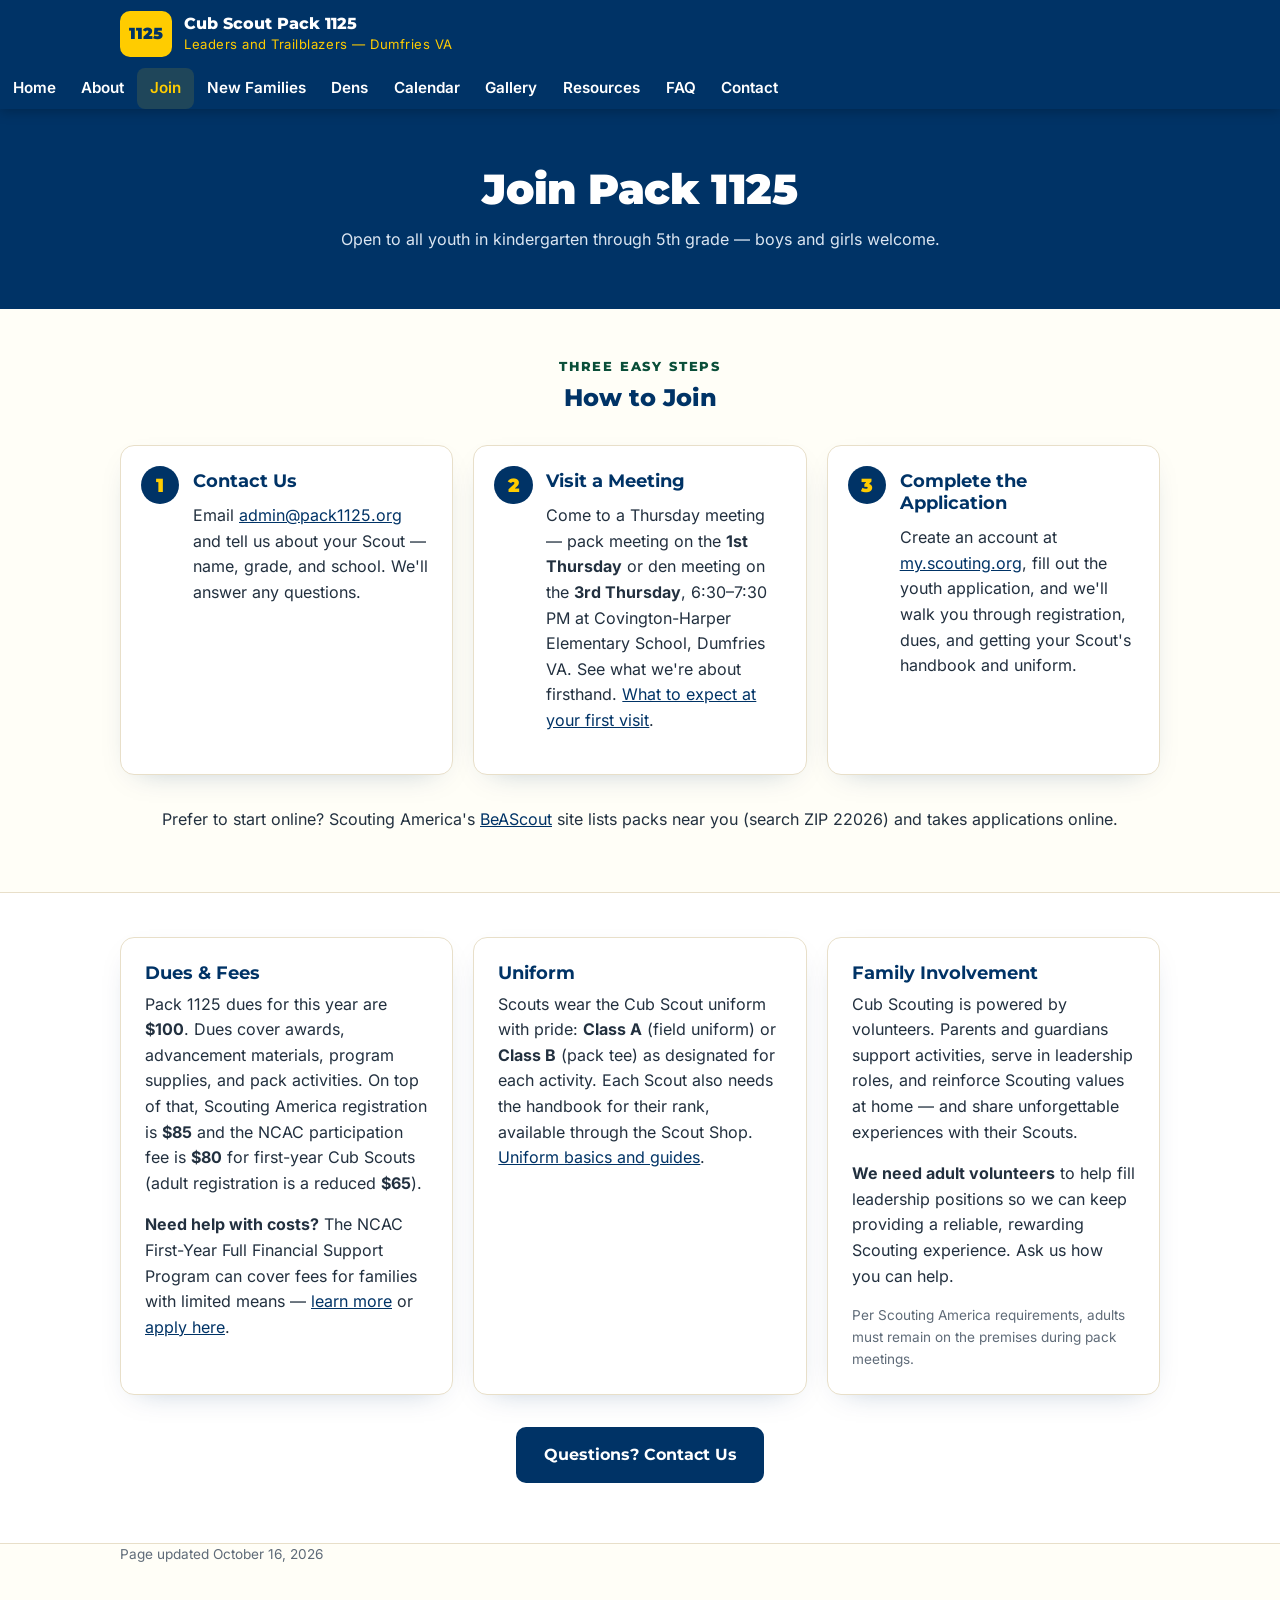
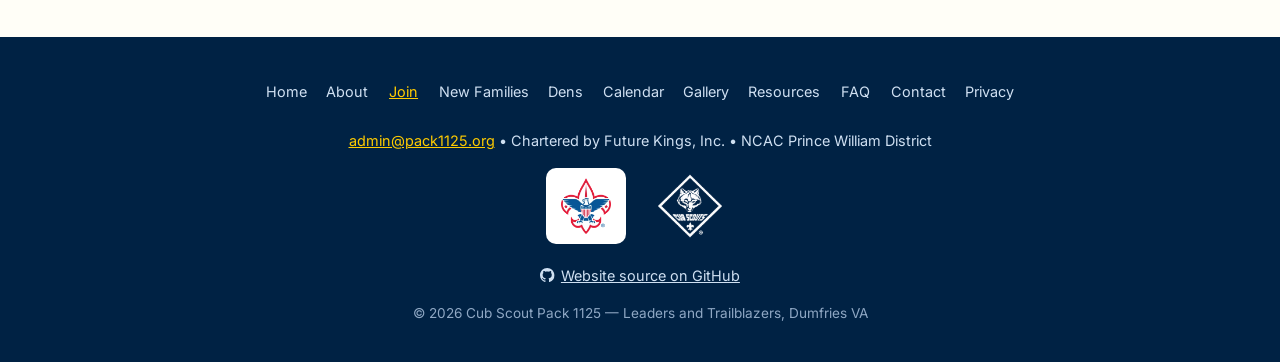
<file: docs/join.html>
<!DOCTYPE html>
<html lang="en">
<head>
  <meta charset="UTF-8">
  <meta name="viewport" content="width=device-width, initial-scale=1">
  <title>Join — Cub Scout Pack 1125, Dumfries VA</title>
  <meta name="description" content="Join Cub Scout Pack 1125 in Dumfries VA: who can join, three easy steps, dues, and uniform info.">
  <meta name="author" content="Cub Scout Pack 1125">
  <meta name="robots" content="index, follow">
  <meta name="referrer" content="strict-origin-when-cross-origin">
  <meta name="theme-color" content="#003366">
  <!-- CSP: only this site (fonts are self-hosted; the Google Calendar embed is allowed on calendar.html only); no inline scripts or styles. Add a new embed only on the page that uses it. -->
  <meta http-equiv="Content-Security-Policy" content="default-src 'self'; script-src 'self'; style-src 'self'; font-src 'self'; img-src 'self' data:; frame-src 'none'; connect-src 'self'; base-uri 'self'; form-action 'none'; object-src 'none'; upgrade-insecure-requests">
  <link rel="canonical" href="https://dmvthrowers.club/pack1125-dumfries/join.html">
  <meta property="og:type" content="website">
  <meta property="og:site_name" content="Cub Scout Pack 1125">
  <meta property="og:locale" content="en_US">
  <meta property="og:title" content="Join — Cub Scout Pack 1125, Dumfries VA">
  <meta property="og:description" content="Join Cub Scout Pack 1125 in Dumfries VA: who can join, three easy steps, dues, and uniform info.">
  <meta property="og:url" content="https://dmvthrowers.club/pack1125-dumfries/join.html">
  <meta property="og:image" content="https://dmvthrowers.club/pack1125-dumfries/images/og-pack1125.jpg">
  <meta property="og:image:width" content="1200">
  <meta property="og:image:height" content="630">
  <meta property="og:image:alt" content="Pack 1125 — Leaders and Trailblazers emblem">
  <meta name="twitter:card" content="summary_large_image">
  <meta name="twitter:title" content="Join — Cub Scout Pack 1125, Dumfries VA">
  <meta name="twitter:description" content="Join Cub Scout Pack 1125 in Dumfries VA: who can join, three easy steps, dues, and uniform info.">
  <meta name="twitter:image" content="https://dmvthrowers.club/pack1125-dumfries/images/og-pack1125.jpg">
  <link rel="icon" href="favicon.ico" sizes="any">
  <link rel="icon" type="image/png" sizes="32x32" href="images/icon-32.png">
  <link rel="apple-touch-icon" href="images/icon-180.png">
  <link rel="manifest" href="site.webmanifest">
  <!-- JSON-LD for search engines; not rendered. -->
  <script type="application/ld+json">
{
  "@context": "https://schema.org",
  "@type": "BreadcrumbList",
  "itemListElement": [
    {
      "@type": "ListItem",
      "position": 1,
      "name": "Home",
      "item": "https://dmvthrowers.club/pack1125-dumfries/"
    },
    {
      "@type": "ListItem",
      "position": 2,
      "name": "Join",
      "item": "https://dmvthrowers.club/pack1125-dumfries/join.html"
    }
  ]
}
  </script>
  <link rel="preload" href="fonts/inter-latin.woff2" as="font" type="font/woff2" crossorigin>
  <link rel="preload" href="fonts/montserrat-latin.woff2" as="font" type="font/woff2" crossorigin>
  <link rel="stylesheet" href="style.css">
</head>
<body>

<a class="skip-link" href="#main-content">Skip to main content</a>

<header class="site-header">
  <div class="header-inner">
    <a class="brand" href="index.html" aria-label="Pack 1125 home">
      <span class="brand-badge">1125</span>
      <span>
        <span class="brand-name">Cub Scout Pack 1125</span>
        <span class="brand-sub">Leaders and Trailblazers — Dumfries VA</span>
      </span>
    </a>
    <button class="nav-toggle" aria-label="Toggle navigation" aria-expanded="false">&#9776;</button>
  </div>
  <nav class="site-nav" aria-label="Main navigation">
    <ul>
      <li><a href="index.html">Home</a></li>
      <li><a href="about.html">About</a></li>
      <li><a href="join.html" class="active" aria-current="page">Join</a></li>
      <li><a href="families.html">New Families</a></li>
      <li><a href="dens.html">Dens</a></li>
      <li><a href="calendar.html">Calendar</a></li>
      <li><a href="gallery.html">Gallery</a></li>
      <li><a href="resources.html">Resources</a></li>
      <li><a href="faq.html">FAQ</a></li>
      <li><a href="contact.html">Contact</a></li>
    </ul>
  </nav>
</header>

<main id="main-content">
  <section class="page-head">
    <div class="wrap">
      <h1>Join Pack 1125</h1>
      <p>Open to all youth in kindergarten through 5th grade — boys and girls welcome.</p>
    </div>
  </section>


  <section class="section">
    <div class="wrap">
      <div class="section-head">
        <span class="kicker">Three easy steps</span>
        <h2>How to Join</h2>
      </div>
      <div class="steps">
        <div class="step">
          <h3>Contact Us</h3>
          <p>Email <a href="mailto:admin@pack1125.org">admin@pack1125.org</a> and tell us about
            your Scout — name, grade, and school. We'll answer any questions.</p>
        </div>
        <div class="step">
          <h3>Visit a Meeting</h3>
          <p>Come to a Thursday meeting — pack meeting on the <strong>1st Thursday</strong> or den
            meeting on the <strong>3rd Thursday</strong>, 6:30–7:30 PM at Covington-Harper
            Elementary School, Dumfries VA. See what we're about firsthand.
            <a href="families.html#first-meeting">What to expect at your first visit</a>.</p>
        </div>
        <div class="step">
          <h3>Complete the Application</h3>
          <p>Create an account at <a href="https://my.scouting.org/create-account" rel="noopener noreferrer">my.scouting.org</a>,
            fill out the youth application, and we'll walk you through registration,
            dues, and getting your Scout's handbook and uniform.</p>
        </div>
      </div>
      <p class="center mt-2">Prefer to start online? Scouting America's
        <a href="https://beascout.scouting.org" rel="noopener noreferrer">BeAScout</a> site lists
        packs near you (search ZIP 22026) and takes applications online.</p>
      <!-- TBD: swap in the pack's own BeAScout pin link once the pin is set up. -->
    </div>
  </section>

  <section class="section section-alt">
    <div class="wrap">
      <div class="cards three">
        <div class="card">
          <h3>Dues &amp; Fees</h3>
          <p>Pack 1125 dues for this year are <strong>$100</strong>.
            Dues cover awards, advancement materials, program supplies, and pack activities. On top of that,
            Scouting America registration is <strong>$85</strong> and the NCAC participation
            fee is <strong>$80</strong> for first-year Cub Scouts (adult registration is
            a reduced <strong>$65</strong>).</p>
          <p><strong>Need help with costs?</strong> The NCAC First-Year Full Financial Support
            Program can cover fees for families with limited means —
            <a href="https://ncacscouting.org/resources/financial-support/" rel="noopener noreferrer">learn more</a> or
            <a href="https://247scouting.com/forms/082-FinancialSupport2026v2" rel="noopener noreferrer">apply here</a>.</p>
        </div>
        <div class="card">
          <h3>Uniform</h3>
          <p>Scouts wear the Cub Scout uniform with pride: <strong>Class A</strong> (field uniform)
            or <strong>Class B</strong> (pack tee) as designated for each activity. Each Scout
            also needs the handbook for their rank, available through the Scout Shop.
            <a href="families.html#uniform">Uniform basics and guides</a>.</p>
        </div>
        <div class="card">
          <h3>Family Involvement</h3>
          <p>Cub Scouting is powered by volunteers. Parents and guardians support activities,
            serve in leadership roles, and reinforce Scouting values at home — and share
            unforgettable experiences with their Scouts.</p>
          <p><strong>We need adult volunteers</strong> to help fill leadership positions so we
            can keep providing a reliable, rewarding Scouting experience. Ask us how you can help.</p>
          <p class="fine-print">Per Scouting America requirements, adults must remain on the
            premises during pack meetings.</p>
        </div>
      </div>
      <p class="center mt-2">
        <a class="btn btn-navy" href="contact.html">Questions? Contact Us</a>
      </p>
    </div>
  </section>
  <p class="page-updated">Page updated <time datetime="2026-10-16">October 16, 2026</time></p>
</main>

<footer class="site-footer">
  <div class="wrap">
    <nav class="footer-nav" aria-label="Footer navigation">
    <ul>
      <li><a href="index.html">Home</a></li>
      <li><a href="about.html">About</a></li>
      <li><a href="join.html" aria-current="page">Join</a></li>
      <li><a href="families.html">New Families</a></li>
      <li><a href="dens.html">Dens</a></li>
      <li><a href="calendar.html">Calendar</a></li>
      <li><a href="gallery.html">Gallery</a></li>
      <li><a href="resources.html">Resources</a></li>
      <li><a href="faq.html">FAQ</a></li>
      <li><a href="contact.html">Contact</a></li>
      <li><a href="privacy.html">Privacy</a></li>
    </ul>
    </nav>
    <p><a href="mailto:admin@pack1125.org">admin@pack1125.org</a> &bull; Chartered by Future Kings, Inc. &bull; NCAC Prince William District</p>
    <p class="footer-logos"><a class="emblem-tile" href="https://www.scouting.org/" rel="noopener noreferrer" aria-label="Scouting America"><picture><source srcset="images/logo-scouting-america.webp" type="image/webp"><img src="images/logo-scouting-america.png" alt="Scouting America" width="50" height="56" loading="lazy" decoding="async"></picture></a><a href="https://www.scouting.org/programs/cub-scouts/" rel="noopener noreferrer" aria-label="Cub Scouts, Scouting America"><picture><source srcset="images/logo-cub-scouts-white.webp" type="image/webp"><img src="images/logo-cub-scouts-white.png" alt="Cub Scouts" width="64" height="64" loading="lazy" decoding="async"></picture></a></p>
    <p class="footer-github"><a href="https://github.com/dmvthrowers/pack1125-dumfries" rel="noopener noreferrer"><svg viewBox="0 0 16 16" width="16" height="16" aria-hidden="true" focusable="false"><path d="M8 0C3.58 0 0 3.58 0 8c0 3.54 2.29 6.53 5.47 7.59.4.07.55-.17.55-.38 0-.19-.01-.82-.01-1.49-2.01.37-2.53-.49-2.69-.94-.09-.23-.48-.94-.82-1.13-.28-.15-.68-.52-.01-.53.63-.01 1.08.58 1.23.82.72 1.21 1.87.87 2.33.66.07-.52.28-.87.51-1.07-1.78-.2-3.64-.89-3.64-3.95 0-.87.31-1.59.82-2.15-.08-.2-.36-1.02.08-2.12 0 0 .67-.21 2.2.82.64-.18 1.32-.27 2-.27.68 0 1.36.09 2 .27 1.53-1.04 2.2-.82 2.2-.82.44 1.1.16 1.92.08 2.12.51.56.82 1.27.82 2.15 0 3.07-1.87 3.75-3.65 3.95.29.25.54.73.54 1.48 0 1.07-.01 1.93-.01 2.2 0 .21.15.46.55.38A8.013 8.013 0 0016 8c0-4.42-3.58-8-8-8z"/></svg>Website source on GitHub</a></p>
    <p class="footer-note">&copy; 2026 Cub Scout Pack 1125 — Leaders and Trailblazers, Dumfries VA</p>
  </div>
</footer>

<script src="config.js"></script>
</body>
</html>
</file>
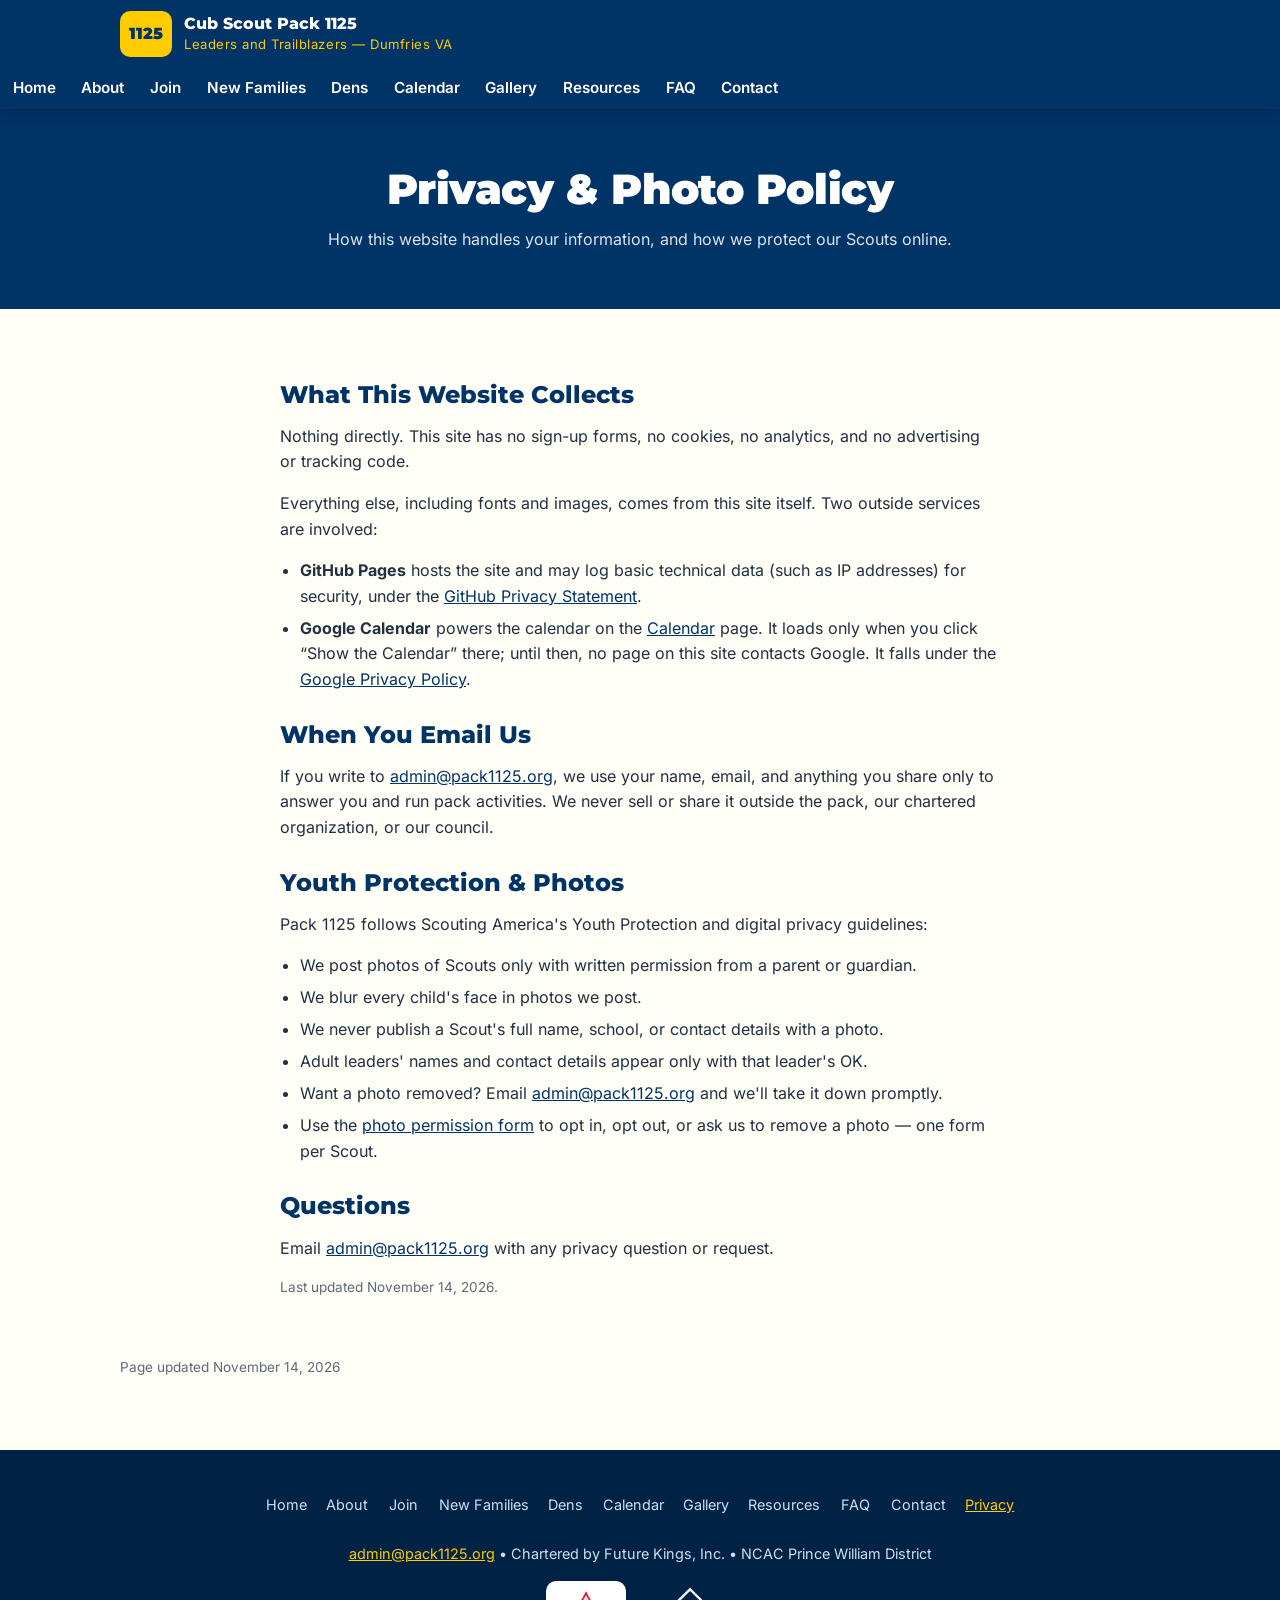
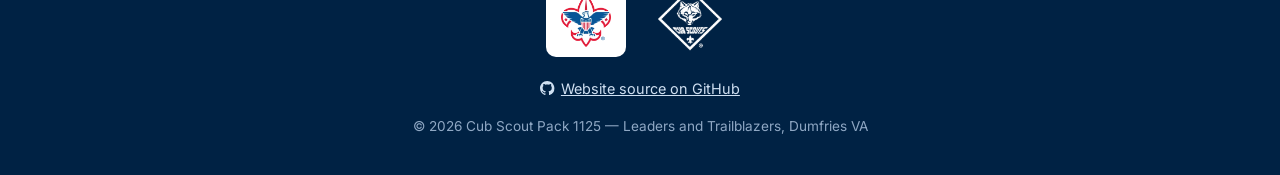
<file: docs/privacy.html>
<!DOCTYPE html>
<html lang="en">
<head>
  <meta charset="UTF-8">
  <meta name="viewport" content="width=device-width, initial-scale=1">
  <title>Privacy &amp; Photo Policy — Cub Scout Pack 1125, Dumfries VA</title>
  <meta name="description" content="How the Pack 1125 website handles your information, and our youth protection photo policy.">
  <meta name="author" content="Cub Scout Pack 1125">
  <meta name="robots" content="index, follow">
  <meta name="referrer" content="strict-origin-when-cross-origin">
  <meta name="theme-color" content="#003366">
  <!-- CSP: only this site (fonts are self-hosted; the Google Calendar embed is allowed on calendar.html only); no inline scripts or styles. Add a new embed only on the page that uses it. -->
  <meta http-equiv="Content-Security-Policy" content="default-src 'self'; script-src 'self'; style-src 'self'; font-src 'self'; img-src 'self' data:; frame-src 'none'; connect-src 'self'; base-uri 'self'; form-action 'none'; object-src 'none'; upgrade-insecure-requests">
  <link rel="canonical" href="https://dmvthrowers.club/pack1125-dumfries/privacy.html">
  <meta property="og:type" content="website">
  <meta property="og:site_name" content="Cub Scout Pack 1125">
  <meta property="og:locale" content="en_US">
  <meta property="og:title" content="Privacy &amp; Photo Policy — Cub Scout Pack 1125, Dumfries VA">
  <meta property="og:description" content="How the Pack 1125 website handles your information, and our youth protection photo policy.">
  <meta property="og:url" content="https://dmvthrowers.club/pack1125-dumfries/privacy.html">
  <meta property="og:image" content="https://dmvthrowers.club/pack1125-dumfries/images/og-pack1125.jpg">
  <meta property="og:image:width" content="1200">
  <meta property="og:image:height" content="630">
  <meta property="og:image:alt" content="Pack 1125 — Leaders and Trailblazers emblem">
  <meta name="twitter:card" content="summary_large_image">
  <meta name="twitter:title" content="Privacy &amp; Photo Policy — Cub Scout Pack 1125, Dumfries VA">
  <meta name="twitter:description" content="How the Pack 1125 website handles your information, and our youth protection photo policy.">
  <meta name="twitter:image" content="https://dmvthrowers.club/pack1125-dumfries/images/og-pack1125.jpg">
  <link rel="icon" href="favicon.ico" sizes="any">
  <link rel="icon" type="image/png" sizes="32x32" href="images/icon-32.png">
  <link rel="apple-touch-icon" href="images/icon-180.png">
  <link rel="manifest" href="site.webmanifest">
  <!-- JSON-LD for search engines; not rendered. -->
  <script type="application/ld+json">
{
  "@context": "https://schema.org",
  "@type": "BreadcrumbList",
  "itemListElement": [
    {
      "@type": "ListItem",
      "position": 1,
      "name": "Home",
      "item": "https://dmvthrowers.club/pack1125-dumfries/"
    },
    {
      "@type": "ListItem",
      "position": 2,
      "name": "Privacy",
      "item": "https://dmvthrowers.club/pack1125-dumfries/privacy.html"
    }
  ]
}
  </script>
  <link rel="preload" href="fonts/inter-latin.woff2" as="font" type="font/woff2" crossorigin>
  <link rel="preload" href="fonts/montserrat-latin.woff2" as="font" type="font/woff2" crossorigin>
  <link rel="stylesheet" href="style.css">
</head>
<body>

<a class="skip-link" href="#main-content">Skip to main content</a>

<header class="site-header">
  <div class="header-inner">
    <a class="brand" href="index.html" aria-label="Pack 1125 home">
      <span class="brand-badge">1125</span>
      <span>
        <span class="brand-name">Cub Scout Pack 1125</span>
        <span class="brand-sub">Leaders and Trailblazers — Dumfries VA</span>
      </span>
    </a>
    <button class="nav-toggle" aria-label="Toggle navigation" aria-expanded="false">&#9776;</button>
  </div>
  <nav class="site-nav" aria-label="Main navigation">
    <ul>
      <li><a href="index.html">Home</a></li>
      <li><a href="about.html">About</a></li>
      <li><a href="join.html">Join</a></li>
      <li><a href="families.html">New Families</a></li>
      <li><a href="dens.html">Dens</a></li>
      <li><a href="calendar.html">Calendar</a></li>
      <li><a href="gallery.html">Gallery</a></li>
      <li><a href="resources.html">Resources</a></li>
      <li><a href="faq.html">FAQ</a></li>
      <li><a href="contact.html">Contact</a></li>
    </ul>
  </nav>
</header>

<main id="main-content">
  <section class="page-head">
    <div class="wrap">
      <h1>Privacy &amp; Photo Policy</h1>
      <p>How this website handles your information, and how we protect our Scouts online.</p>
    </div>
  </section>

  <section class="section">
    <div class="wrap prose">
      <h2>What This Website Collects</h2>
      <p>Nothing directly. This site has no sign-up forms, no cookies, no analytics, and no
        advertising or tracking code.</p>
      <p>Everything else, including fonts and images, comes from this site itself. Two outside services are involved:</p>
      <ul>
        <li><strong>GitHub Pages</strong> hosts the site and may log basic technical data
          (such as IP addresses) for security, under the
          <a href="https://docs.github.com/en/site-policy/privacy-policies/github-general-privacy-statement" rel="noopener noreferrer">GitHub Privacy Statement</a>.</li>
        <li><strong>Google Calendar</strong> powers the calendar on the
          <a href="calendar.html">Calendar</a> page. It loads only when you click &ldquo;Show the
          Calendar&rdquo; there; until then, no page on this site contacts Google. It falls under the
          <a href="https://policies.google.com/privacy" rel="noopener noreferrer">Google Privacy Policy</a>.</li>
      </ul>

      <h2>When You Email Us</h2>
      <p>If you write to <a href="mailto:admin@pack1125.org">admin@pack1125.org</a>, we use your
        name, email, and anything you share only to answer you and run pack activities. We never
        sell or share it outside the pack, our chartered organization, or our council.</p>

      <h2>Youth Protection &amp; Photos</h2>
      <p>Pack 1125 follows Scouting America's Youth Protection and digital privacy guidelines:</p>
      <ul>
        <li>We post photos of Scouts only with written permission from a parent or guardian.</li>
        <li>We blur every child's face in photos we post.</li>
        <li>We never publish a Scout's full name, school, or contact details with a photo.</li>
        <li>Adult leaders' names and contact details appear only with that leader's OK.</li>
        <li>Want a photo removed? Email <a href="mailto:admin@pack1125.org">admin@pack1125.org</a>
          and we'll take it down promptly.</li>
        <li>Use the <a href="https://docs.google.com/forms/d/e/1FAIpQLSfLMYSqmwUZk10rP2-4-G3mQDKNnuH5hnJSFoZZWpIjUpX64g/viewform" rel="noopener noreferrer">photo permission form</a> to opt in, opt out, or ask us to remove a photo — one form per Scout.</li>
      </ul>

      <h2>Questions</h2>
      <p>Email <a href="mailto:admin@pack1125.org">admin@pack1125.org</a> with any privacy
        question or request.</p>
      <p class="fine-print">Last updated November 14, 2026.</p>
    </div>
  </section>
  <p class="page-updated">Page updated <time datetime="2026-11-14">November 14, 2026</time></p>
</main>

<footer class="site-footer">
  <div class="wrap">
    <nav class="footer-nav" aria-label="Footer navigation">
    <ul>
      <li><a href="index.html">Home</a></li>
      <li><a href="about.html">About</a></li>
      <li><a href="join.html">Join</a></li>
      <li><a href="families.html">New Families</a></li>
      <li><a href="dens.html">Dens</a></li>
      <li><a href="calendar.html">Calendar</a></li>
      <li><a href="gallery.html">Gallery</a></li>
      <li><a href="resources.html">Resources</a></li>
      <li><a href="faq.html">FAQ</a></li>
      <li><a href="contact.html">Contact</a></li>
      <li><a href="privacy.html" aria-current="page">Privacy</a></li>
    </ul>
    </nav>
    <p><a href="mailto:admin@pack1125.org">admin@pack1125.org</a> &bull; Chartered by Future Kings, Inc. &bull; NCAC Prince William District</p>
    <p class="footer-logos"><a class="emblem-tile" href="https://www.scouting.org/" rel="noopener noreferrer" aria-label="Scouting America"><picture><source srcset="images/logo-scouting-america.webp" type="image/webp"><img src="images/logo-scouting-america.png" alt="Scouting America" width="50" height="56" loading="lazy" decoding="async"></picture></a><a href="https://www.scouting.org/programs/cub-scouts/" rel="noopener noreferrer" aria-label="Cub Scouts, Scouting America"><picture><source srcset="images/logo-cub-scouts-white.webp" type="image/webp"><img src="images/logo-cub-scouts-white.png" alt="Cub Scouts" width="64" height="64" loading="lazy" decoding="async"></picture></a></p>
    <p class="footer-github"><a href="https://github.com/dmvthrowers/pack1125-dumfries" rel="noopener noreferrer"><svg viewBox="0 0 16 16" width="16" height="16" aria-hidden="true" focusable="false"><path d="M8 0C3.58 0 0 3.58 0 8c0 3.54 2.29 6.53 5.47 7.59.4.07.55-.17.55-.38 0-.19-.01-.82-.01-1.49-2.01.37-2.53-.49-2.69-.94-.09-.23-.48-.94-.82-1.13-.28-.15-.68-.52-.01-.53.63-.01 1.08.58 1.23.82.72 1.21 1.87.87 2.33.66.07-.52.28-.87.51-1.07-1.78-.2-3.64-.89-3.64-3.95 0-.87.31-1.59.82-2.15-.08-.2-.36-1.02.08-2.12 0 0 .67-.21 2.2.82.64-.18 1.32-.27 2-.27.68 0 1.36.09 2 .27 1.53-1.04 2.2-.82 2.2-.82.44 1.1.16 1.92.08 2.12.51.56.82 1.27.82 2.15 0 3.07-1.87 3.75-3.65 3.95.29.25.54.73.54 1.48 0 1.07-.01 1.93-.01 2.2 0 .21.15.46.55.38A8.013 8.013 0 0016 8c0-4.42-3.58-8-8-8z"/></svg>Website source on GitHub</a></p>
    <p class="footer-note">&copy; 2026 Cub Scout Pack 1125 — Leaders and Trailblazers, Dumfries VA</p>
  </div>
</footer>

<script src="config.js"></script>
</body>
</html>
</file>
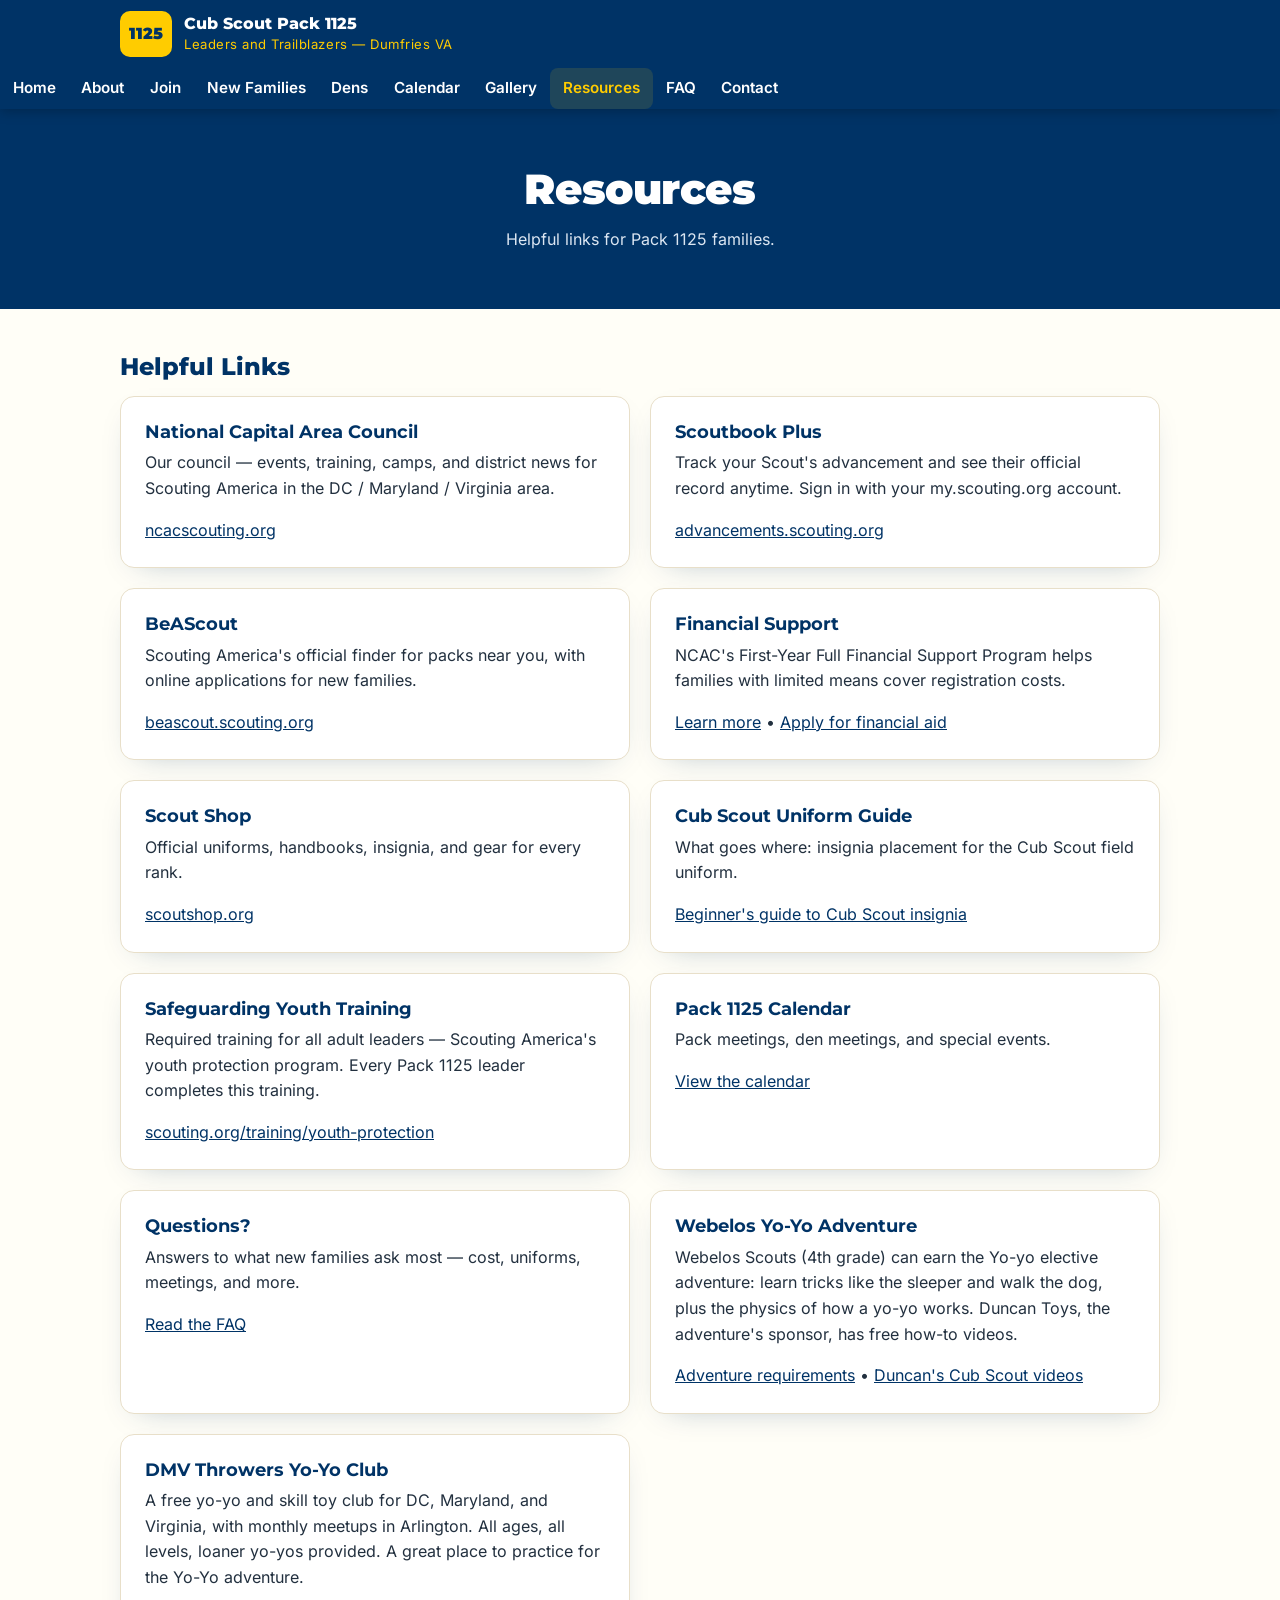
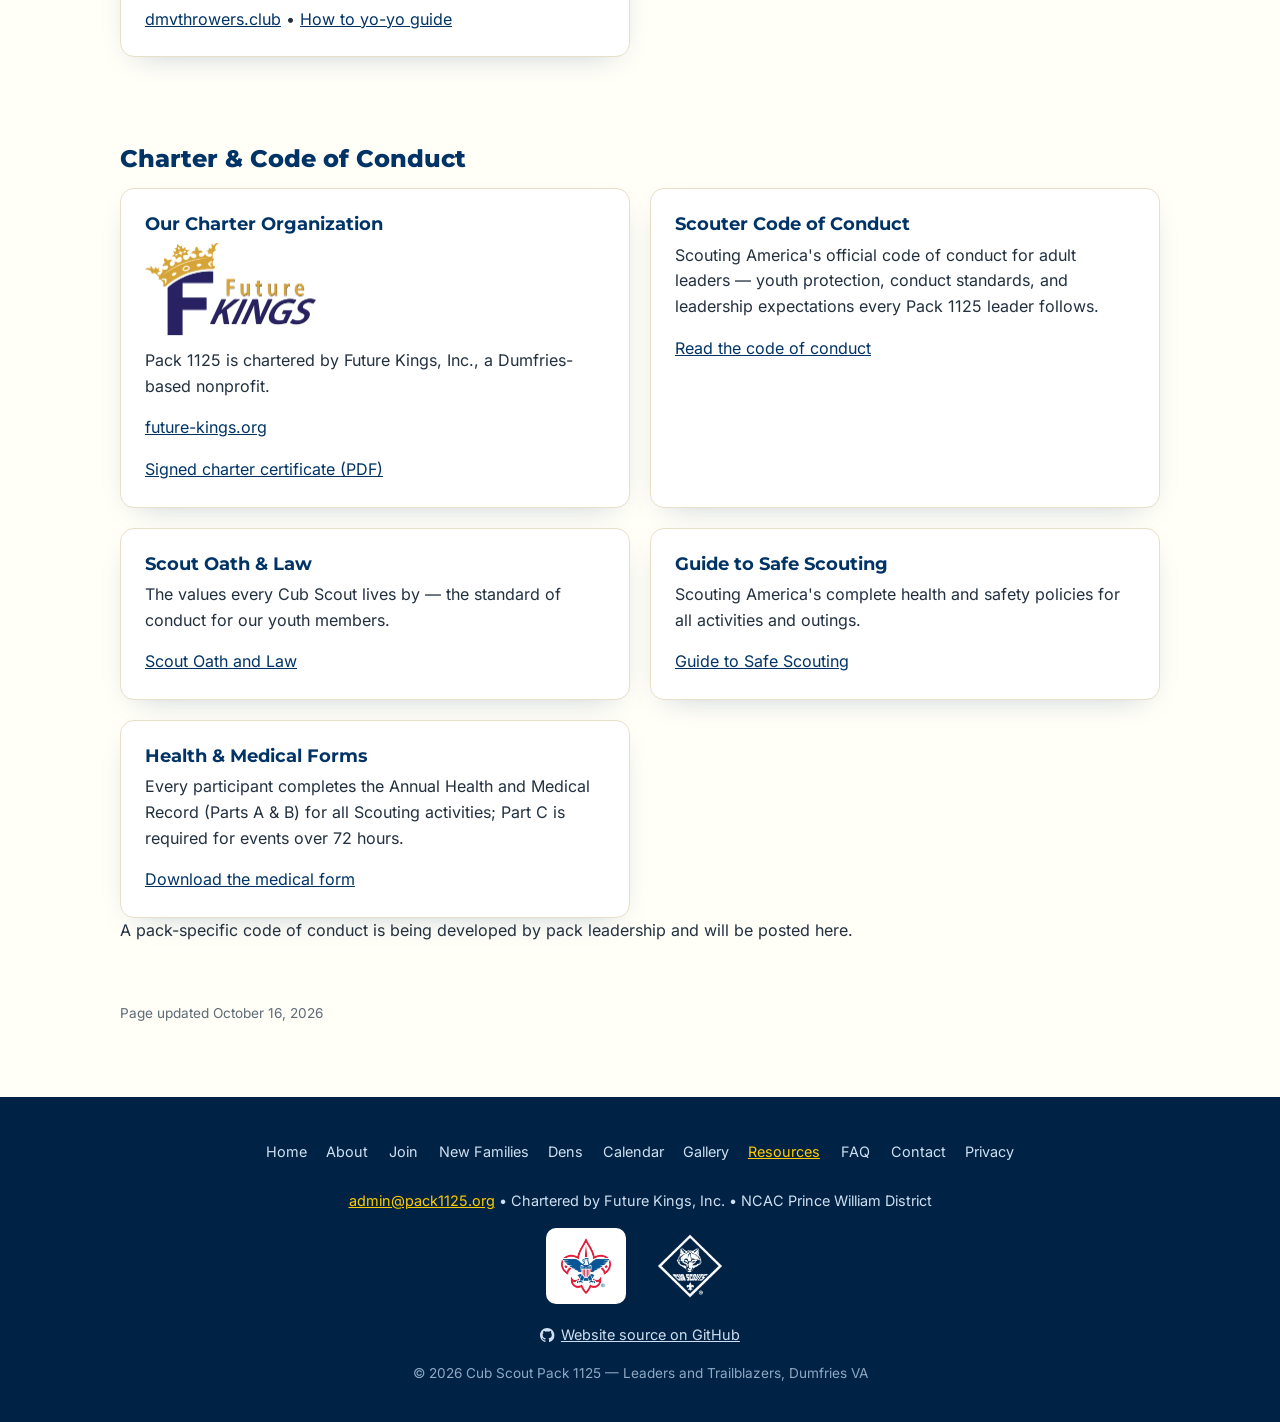
<file: docs/resources.html>
<!DOCTYPE html>
<html lang="en">
<head>
  <meta charset="UTF-8">
  <meta name="viewport" content="width=device-width, initial-scale=1">
  <title>Resources — Cub Scout Pack 1125, Dumfries VA</title>
  <meta name="description" content="Helpful links for Pack 1125 families: NCAC, ScoutBook, Scout Shop, uniform guide, youth safety training, and the Webelos yo-yo adventure.">
  <meta name="author" content="Cub Scout Pack 1125">
  <meta name="robots" content="index, follow">
  <meta name="referrer" content="strict-origin-when-cross-origin">
  <meta name="theme-color" content="#003366">
  <!-- CSP: only this site (fonts are self-hosted; the Google Calendar embed is allowed on calendar.html only); no inline scripts or styles. Add a new embed only on the page that uses it. -->
  <meta http-equiv="Content-Security-Policy" content="default-src 'self'; script-src 'self'; style-src 'self'; font-src 'self'; img-src 'self' data:; frame-src 'none'; connect-src 'self'; base-uri 'self'; form-action 'none'; object-src 'none'; upgrade-insecure-requests">
  <link rel="canonical" href="https://dmvthrowers.club/pack1125-dumfries/resources.html">
  <meta property="og:type" content="website">
  <meta property="og:site_name" content="Cub Scout Pack 1125">
  <meta property="og:locale" content="en_US">
  <meta property="og:title" content="Resources — Cub Scout Pack 1125, Dumfries VA">
  <meta property="og:description" content="Helpful links for Pack 1125 families: NCAC, ScoutBook, Scout Shop, uniform guide, youth safety training, and the Webelos yo-yo adventure.">
  <meta property="og:url" content="https://dmvthrowers.club/pack1125-dumfries/resources.html">
  <meta property="og:image" content="https://dmvthrowers.club/pack1125-dumfries/images/og-pack1125.jpg">
  <meta property="og:image:width" content="1200">
  <meta property="og:image:height" content="630">
  <meta property="og:image:alt" content="Pack 1125 — Leaders and Trailblazers emblem">
  <meta name="twitter:card" content="summary_large_image">
  <meta name="twitter:title" content="Resources — Cub Scout Pack 1125, Dumfries VA">
  <meta name="twitter:description" content="Helpful links for Pack 1125 families: NCAC, ScoutBook, Scout Shop, uniform guide, youth safety training, and the Webelos yo-yo adventure.">
  <meta name="twitter:image" content="https://dmvthrowers.club/pack1125-dumfries/images/og-pack1125.jpg">
  <link rel="icon" href="favicon.ico" sizes="any">
  <link rel="icon" type="image/png" sizes="32x32" href="images/icon-32.png">
  <link rel="apple-touch-icon" href="images/icon-180.png">
  <link rel="manifest" href="site.webmanifest">
  <!-- JSON-LD for search engines; not rendered. -->
  <script type="application/ld+json">
{
  "@context": "https://schema.org",
  "@type": "BreadcrumbList",
  "itemListElement": [
    {
      "@type": "ListItem",
      "position": 1,
      "name": "Home",
      "item": "https://dmvthrowers.club/pack1125-dumfries/"
    },
    {
      "@type": "ListItem",
      "position": 2,
      "name": "Resources",
      "item": "https://dmvthrowers.club/pack1125-dumfries/resources.html"
    }
  ]
}
  </script>
  <link rel="preload" href="fonts/inter-latin.woff2" as="font" type="font/woff2" crossorigin>
  <link rel="preload" href="fonts/montserrat-latin.woff2" as="font" type="font/woff2" crossorigin>
  <link rel="stylesheet" href="style.css">
</head>
<body>

<a class="skip-link" href="#main-content">Skip to main content</a>

<header class="site-header">
  <div class="header-inner">
    <a class="brand" href="index.html" aria-label="Pack 1125 home">
      <span class="brand-badge">1125</span>
      <span>
        <span class="brand-name">Cub Scout Pack 1125</span>
        <span class="brand-sub">Leaders and Trailblazers — Dumfries VA</span>
      </span>
    </a>
    <button class="nav-toggle" aria-label="Toggle navigation" aria-expanded="false">&#9776;</button>
  </div>
  <nav class="site-nav" aria-label="Main navigation">
    <ul>
      <li><a href="index.html">Home</a></li>
      <li><a href="about.html">About</a></li>
      <li><a href="join.html">Join</a></li>
      <li><a href="families.html">New Families</a></li>
      <li><a href="dens.html">Dens</a></li>
      <li><a href="calendar.html">Calendar</a></li>
      <li><a href="gallery.html">Gallery</a></li>
      <li><a href="resources.html" class="active" aria-current="page">Resources</a></li>
      <li><a href="faq.html">FAQ</a></li>
      <li><a href="contact.html">Contact</a></li>
    </ul>
  </nav>
</header>

<main id="main-content">
  <section class="page-head">
    <div class="wrap">
      <h1>Resources</h1>
      <p>Helpful links for Pack 1125 families.</p>
    </div>
  </section>

  <section class="section">
    <div class="wrap">
      <h2>Helpful Links</h2>
      <div class="cards">
        <div class="card">
          <h3>National Capital Area Council</h3>
          <p>Our council — events, training, camps, and district news for Scouting America
            in the DC / Maryland / Virginia area.</p>
          <p><a href="https://ncacscouting.org" rel="noopener noreferrer">ncacscouting.org</a></p>
        </div>
        <div class="card">
          <h3>Scoutbook Plus</h3>
          <p>Track your Scout's advancement and see their official record anytime.
            Sign in with your my.scouting.org account.</p>
          <p><a href="https://advancements.scouting.org" rel="noopener noreferrer">advancements.scouting.org</a></p>
        </div>
        <div class="card">
          <h3>BeAScout</h3>
          <p>Scouting America's official finder for packs near you, with online applications
            for new families.</p>
          <p><a href="https://beascout.scouting.org" rel="noopener noreferrer">beascout.scouting.org</a></p>
        </div>
        <div class="card">
          <h3>Financial Support</h3>
          <p>NCAC's First-Year Full Financial Support Program helps families with limited means
            cover registration costs.</p>
          <p><a href="https://ncacscouting.org/resources/financial-support/" rel="noopener noreferrer">Learn more</a>
            &bull; <a href="https://247scouting.com/forms/082-FinancialSupport2026v2" rel="noopener noreferrer">Apply for financial aid</a></p>
        </div>
        <div class="card">
          <h3>Scout Shop</h3>
          <p>Official uniforms, handbooks, insignia, and gear for every rank.</p>
          <p><a href="https://www.scoutshop.org" rel="noopener noreferrer">scoutshop.org</a></p>
        </div>
        <div class="card">
          <h3>Cub Scout Uniform Guide</h3>
          <p>What goes where: insignia placement for the Cub Scout field uniform.</p>
          <p><a href="https://www.scoutshop.org/blog/the_beginners_guide_to_cub_scout_uniform_insignia.html" rel="noopener noreferrer">Beginner's guide to Cub Scout insignia</a></p>
        </div>
        <div class="card">
          <h3>Safeguarding Youth Training</h3>
          <p>Required training for all adult leaders — Scouting America's youth protection
            program. Every Pack 1125 leader completes this training.</p>
          <p><a href="https://www.scouting.org/training/youth-protection/" rel="noopener noreferrer">scouting.org/training/youth-protection</a></p>
        </div>
        <div class="card">
          <h3>Pack 1125 Calendar</h3>
          <p>Pack meetings, den meetings, and special events.</p>
          <p><a href="calendar.html">View the calendar</a></p>
        </div>
        <div class="card">
          <h3>Questions?</h3>
          <p>Answers to what new families ask most — cost, uniforms, meetings, and more.</p>
          <p><a href="faq.html">Read the FAQ</a></p>
        </div>
        <div class="card">
          <h3>Webelos Yo-Yo Adventure</h3>
          <p>Webelos Scouts (4th grade) can earn the Yo-yo elective adventure: learn tricks like the
            sleeper and walk the dog, plus the physics of how a yo-yo works. Duncan Toys, the
            adventure's sponsor, has free how-to videos.</p>
          <p><a href="https://www.scouting.org/cub-scout-adventures/yo-yo/" rel="noopener noreferrer">Adventure requirements</a>
            &bull; <a href="https://duncantoys.com/pages/cub-scouts" rel="noopener noreferrer">Duncan's Cub Scout videos</a></p>
        </div>
        <div class="card">
          <h3>DMV Throwers Yo-Yo Club</h3>
          <p>A free yo-yo and skill toy club for DC, Maryland, and Virginia, with monthly meetups in
            Arlington. All ages, all levels, loaner yo-yos provided. A great place to practice for
            the Yo-Yo adventure.</p>
          <p><a href="https://dmvthrowers.club/" rel="noopener noreferrer">dmvthrowers.club</a>
            &bull; <a href="https://dmvthrowers.club/learn-yoyo.html" rel="noopener noreferrer">How to yo-yo guide</a></p>
        </div>
      </div>
    </div>
  </section>
  <section class="section">
    <div class="wrap">
      <h2>Charter &amp; Code of Conduct</h2>
      <div class="cards">
        <div class="card">
          <h3>Our Charter Organization</h3>
          <a href="https://www.future-kings.org/" rel="noopener noreferrer" class="charter-logo"><picture><source srcset="images/logo-future-kings.webp" type="image/webp"><img src="images/logo-future-kings.png" alt="Future Kings, Inc. logo" width="180" height="94" loading="lazy" decoding="async"></picture></a>
          <p>Pack 1125 is chartered by Future Kings, Inc., a Dumfries-based nonprofit.</p>
          <p><a href="https://www.future-kings.org/" rel="noopener noreferrer">future-kings.org</a></p>
          <p><a href="documents/charter-certificate-2026.pdf">Signed charter certificate (PDF)</a></p>
        </div>
        <div class="card">
          <h3>Scouter Code of Conduct</h3>
          <p>Scouting America's official code of conduct for adult leaders — youth protection,
            conduct standards, and leadership expectations every Pack 1125 leader follows.</p>
          <p><a href="https://www.scouting.org/health-and-safety/gss/bsa-scouter-code-of-conduct" rel="noopener noreferrer">Read the code of conduct</a></p>
        </div>
        <div class="card">
          <h3>Scout Oath &amp; Law</h3>
          <p>The values every Cub Scout lives by — the standard of conduct for our youth members.</p>
          <p><a href="https://www.scouting.org/programs/cub-scouts/aims-and-methods/" rel="noopener noreferrer">Scout Oath and Law</a></p>
        </div>
        <div class="card">
          <h3>Guide to Safe Scouting</h3>
          <p>Scouting America's complete health and safety policies for all activities and outings.</p>
          <p><a href="https://www.scouting.org/health-and-safety/gss" rel="noopener noreferrer">Guide to Safe Scouting</a></p>
        </div>
        <div class="card">
          <h3>Health &amp; Medical Forms</h3>
          <p>Every participant completes the Annual Health and Medical Record (Parts A &amp; B)
            for all Scouting activities; Part C is required for events over 72 hours.</p>
          <p><a href="https://www.scouting.org/health-and-safety/ahmr" rel="noopener noreferrer">Download the medical form</a></p>
        </div>
      </div>
      <p>A pack-specific code of conduct is being developed by pack leadership and will be posted here.</p>
    </div>
  </section>
  <p class="page-updated">Page updated <time datetime="2026-10-16">October 16, 2026</time></p>
</main>

<footer class="site-footer">
  <div class="wrap">
    <nav class="footer-nav" aria-label="Footer navigation">
    <ul>
      <li><a href="index.html">Home</a></li>
      <li><a href="about.html">About</a></li>
      <li><a href="join.html">Join</a></li>
      <li><a href="families.html">New Families</a></li>
      <li><a href="dens.html">Dens</a></li>
      <li><a href="calendar.html">Calendar</a></li>
      <li><a href="gallery.html">Gallery</a></li>
      <li><a href="resources.html" aria-current="page">Resources</a></li>
      <li><a href="faq.html">FAQ</a></li>
      <li><a href="contact.html">Contact</a></li>
      <li><a href="privacy.html">Privacy</a></li>
    </ul>
    </nav>
    <p><a href="mailto:admin@pack1125.org">admin@pack1125.org</a> &bull; Chartered by Future Kings, Inc. &bull; NCAC Prince William District</p>
    <p class="footer-logos"><a class="emblem-tile" href="https://www.scouting.org/" rel="noopener noreferrer" aria-label="Scouting America"><picture><source srcset="images/logo-scouting-america.webp" type="image/webp"><img src="images/logo-scouting-america.png" alt="Scouting America" width="50" height="56" loading="lazy" decoding="async"></picture></a><a href="https://www.scouting.org/programs/cub-scouts/" rel="noopener noreferrer" aria-label="Cub Scouts, Scouting America"><picture><source srcset="images/logo-cub-scouts-white.webp" type="image/webp"><img src="images/logo-cub-scouts-white.png" alt="Cub Scouts" width="64" height="64" loading="lazy" decoding="async"></picture></a></p>
    <p class="footer-github"><a href="https://github.com/dmvthrowers/pack1125-dumfries" rel="noopener noreferrer"><svg viewBox="0 0 16 16" width="16" height="16" aria-hidden="true" focusable="false"><path d="M8 0C3.58 0 0 3.58 0 8c0 3.54 2.29 6.53 5.47 7.59.4.07.55-.17.55-.38 0-.19-.01-.82-.01-1.49-2.01.37-2.53-.49-2.69-.94-.09-.23-.48-.94-.82-1.13-.28-.15-.68-.52-.01-.53.63-.01 1.08.58 1.23.82.72 1.21 1.87.87 2.33.66.07-.52.28-.87.51-1.07-1.78-.2-3.64-.89-3.64-3.95 0-.87.31-1.59.82-2.15-.08-.2-.36-1.02.08-2.12 0 0 .67-.21 2.2.82.64-.18 1.32-.27 2-.27.68 0 1.36.09 2 .27 1.53-1.04 2.2-.82 2.2-.82.44 1.1.16 1.92.08 2.12.51.56.82 1.27.82 2.15 0 3.07-1.87 3.75-3.65 3.95.29.25.54.73.54 1.48 0 1.07-.01 1.93-.01 2.2 0 .21.15.46.55.38A8.013 8.013 0 0016 8c0-4.42-3.58-8-8-8z"/></svg>Website source on GitHub</a></p>
    <p class="footer-note">&copy; 2026 Cub Scout Pack 1125 — Leaders and Trailblazers, Dumfries VA</p>
  </div>
</footer>

<script src="config.js"></script>
</body>
</html>
</file>
<file: docs/style.css>
/* ============================================================
   Cub Scout Pack 1125 — "Leaders and Trailblazers", Dumfries VA
   Static theme. Mobile-first, no frameworks, no build step.
   Palette: navy #003366 · gold #FFCC00 · red #CE1126 (accents)
            forest #0A4F39 · cream #FFFEF7
   Type: Montserrat (headings), Inter (body), self-hosted in fonts/
   ============================================================ */

:root {
  --navy: #003366;
  --navy-deep: #002244;
  --gold: #FFCC00;
  --gold-dark: #e0b400;
  --gold-soft: #fff3c4;
  --red: #CE1126;
  --forest: #0A4F39;
  --forest-soft: #e7f0eb;
  --cream: #FFFEF7;
  --white: #ffffff;
  --ink: #22303f;
  --muted: #5f6b78;
  --line: #e8dfc9;
  --radius: 14px;
  --shadow: 0 10px 30px -18px rgba(0, 51, 102, .35);
  --font-head: 'Montserrat', 'Segoe UI', system-ui, sans-serif;
  --font-body: 'Inter', 'Segoe UI', system-ui, sans-serif;
}

/* Self-hosted fonts (variable, Latin subset; SIL Open Font License, see fonts/LICENSE-*.txt).
   Nothing is loaded from outside this site. */
@font-face {
  font-family: 'Inter'; font-style: normal; font-weight: 100 900; font-display: swap;
  src: url(fonts/inter-latin.woff2) format('woff2');
}
@font-face {
  font-family: 'Montserrat'; font-style: normal; font-weight: 100 900; font-display: swap;
  src: url(fonts/montserrat-latin.woff2) format('woff2');
}

*, *::before, *::after { box-sizing: border-box; }
html { -webkit-text-size-adjust: 100%; }

body {
  margin: 0;
  font-family: var(--font-body);
  background: var(--cream);
  color: var(--ink);
  line-height: 1.6;
}

img { max-width: 100%; height: auto; }

h1, h2, h3, h4 {
  font-family: var(--font-head);
  color: var(--navy);
  line-height: 1.2;
  margin: 0 0 .6em;
}
h1 { font-size: 2rem; font-weight: 900; letter-spacing: -.01em; }
h2 { font-size: 1.5rem; font-weight: 800; }
h3 { font-size: 1.15rem; font-weight: 700; }

p { margin: 0 0 1em; }
a { color: var(--navy); }
a:hover { color: var(--forest); }

.wrap { max-width: 1080px; margin: 0 auto; padding: 0 1.25rem; }

/* ---------- Header ---------- */
.site-header {
  background: var(--navy);
  color: #fff;
  position: sticky;
  top: 0;
  z-index: 50;
  box-shadow: 0 2px 12px rgba(0, 0, 0, .25);
}
.header-inner {
  max-width: 1080px;
  margin: 0 auto;
  padding: .7rem 1.25rem;
  display: flex;
  align-items: center;
  justify-content: space-between;
  gap: 1rem;
}
.brand {
  display: flex; align-items: center; gap: .75rem;
  text-decoration: none; color: #fff;
}
.brand-badge {
  flex: none;
  min-width: 52px; height: 46px;
  padding: 0 .5rem;
  border-radius: 10px;
  background: var(--gold);
  color: var(--navy);
  display: grid; place-items: center;
  font-family: var(--font-head);
  font-weight: 900; font-size: 1rem;
}
.brand-name {
  display: block;
  font-family: var(--font-head); font-weight: 800;
  font-size: 1rem; line-height: 1.25;
}
.brand-sub {
  display: block;
  font-size: .72rem; color: var(--gold); letter-spacing: .04em;
}

.nav-toggle {
  background: transparent;
  border: 2px solid rgba(255, 255, 255, .35);
  color: #fff;
  border-radius: 8px;
  font-size: 1.25rem;
  line-height: 1;
  padding: .35rem .6rem;
  cursor: pointer;
}
.nav-toggle:hover { border-color: var(--gold); color: var(--gold); }

.site-nav ul {
  list-style: none;
  margin: 0; padding: 0;
  display: none;
  flex-direction: column;
  background: var(--navy-deep);
}
.site-nav.open ul { display: flex; }
.site-nav a {
  display: block;
  color: #fff;
  text-decoration: none;
  padding: .8rem 1.25rem;
  font-weight: 600;
  font-size: .95rem;
  border-top: 1px solid rgba(255, 255, 255, .08);
}
.site-nav a:hover, .site-nav a.active {
  background: rgba(255, 204, 0, .12);
  color: var(--gold);
}

/* ---------- Hero (home page) ---------- */
.hero {
  background: linear-gradient(160deg, var(--navy) 0%, var(--navy-deep) 70%);
  color: #fff;
  padding: 3.5rem 0 3rem;
  text-align: center;
}
.hero::after {
  content: ""; display: block;
  width: 120px; height: 4px;
  background: var(--gold);
  margin: 1.5rem auto 0;
  border-radius: 2px;
}
.hero h1 { color: #fff; font-size: 2.4rem; margin-bottom: .3em; }
.hero .tagline {
  font-family: var(--font-head);
  font-weight: 700;
  color: var(--gold);
  font-size: 1.25rem;
  margin-bottom: .8em;
}
.hero p.lede { max-width: 640px; margin: 0 auto 1.6em; color: #dbe6f2; }
.hero .cta-row { display: flex; gap: .8rem; justify-content: center; flex-wrap: wrap; }

/* Slim navy band for interior pages */
.page-head {
  background: var(--navy);
  color: #fff;
  padding: 2.5rem 0;
  text-align: center;
}
.page-head h1 { color: #fff; margin-bottom: .3em; }
.page-head p { color: #dbe6f2; margin-bottom: 0; max-width: 640px; margin-left: auto; margin-right: auto; }

/* ---------- Buttons ---------- */
[hidden] { display: none !important; }   /* .btn's display must not override the hidden attribute */
.btn {
  display: inline-block;
  font-family: var(--font-head);
  font-weight: 700;
  text-decoration: none;
  padding: .8rem 1.6rem;
  border-radius: 10px;
  border: 2px solid transparent;
  cursor: pointer;
}
.btn-gold { background: var(--gold); color: var(--navy); }
.btn-gold:hover { background: var(--gold-dark); color: var(--navy); }
.btn-outline { border-color: #fff; color: #fff; }
.btn-outline:hover { background: rgba(255, 255, 255, .12); color: #fff; }
.btn-navy { background: var(--navy); color: #fff; }
.btn-navy:hover { background: var(--navy-deep); color: #fff; }

/* ---------- Start-here buttons under the home hero ---------- */
.quick-links { background: var(--navy-deep); padding: 1.25rem 0; }
.quick-links ul { list-style: none; margin: 0; padding: 0; display: grid; gap: .75rem; grid-template-columns: 1fr 1fr; }
.quick-links a {
  display: flex; flex-direction: column; justify-content: center; gap: .25rem; min-height: 5.5rem; height: 100%;
  padding: .9rem 1rem; border-radius: var(--radius); background: var(--white); color: var(--navy);
  text-decoration: none; border: 2px solid transparent;
}
.quick-links a:hover, .quick-links a:focus-visible { border-color: var(--gold); color: var(--navy); }
.quick-links strong { font-family: var(--font-head); font-size: 1.05rem; line-height: 1.2; }
.quick-links span { font-size: .875rem; color: var(--muted); line-height: 1.35; }
@media (min-width: 860px) { .quick-links ul { grid-template-columns: repeat(4, 1fr); } }

/* ---------- Sections ---------- */
.section { padding: 2.75rem 0; }
.section-alt {
  background: #fff;
  border-top: 1px solid var(--line);
  border-bottom: 1px solid var(--line);
}
.section-head { text-align: center; max-width: 680px; margin: 0 auto 2rem; }
.section-head p { color: var(--muted); }
.kicker {
  display: inline-block;
  font-family: var(--font-head);
  font-size: .75rem; font-weight: 800;
  letter-spacing: .14em; text-transform: uppercase;
  color: var(--forest);
  margin-bottom: .6em;
}

/* ---------- Cards ---------- */
.cards { display: grid; gap: 1.25rem; grid-template-columns: 1fr; }
.card {
  background: var(--white);
  border: 1px solid var(--line);
  border-radius: var(--radius);
  padding: 1.5rem;
  box-shadow: var(--shadow);
}
.card h3 { margin-bottom: .4em; }
.card p:last-child { margin-bottom: 0; }
.card .icon { font-size: 1.8rem; }

/* Pillar cards: colored top border per pillar */
.pillars .card { border-top: 6px solid var(--gold); }
.pillars .card:nth-child(2) { border-top-color: var(--navy); }
.pillars .card:nth-child(3) { border-top-color: var(--forest); }
.pillars .card:nth-child(4) { border-top-color: var(--red); }

/* Quick-info cards */
.info-grid { display: grid; gap: 1.25rem; grid-template-columns: 1fr; }
.info-card { text-align: center; }
.info-card .label {
  font-family: var(--font-head); font-weight: 800; font-size: .78rem;
  letter-spacing: .1em; text-transform: uppercase; color: var(--forest);
}
.info-card .value {
  font-size: 1.05rem; font-weight: 600; color: var(--navy); margin: .3em 0 0;
}

/* ---------- Coming-up strip ---------- */
.strip { background: var(--gold); color: var(--navy); padding: 1.75rem 0; }
.strip h2 { color: var(--navy); margin-bottom: .6em; font-size: 1.3rem; }
.strip ul { list-style: none; margin: 0; padding: 0; display: grid; gap: .6rem; }
.strip li { font-weight: 600; }
.strip li strong { font-weight: 800; }

/* ---------- Steps (join page) ---------- */
.steps { counter-reset: step; display: grid; gap: 1.25rem; grid-template-columns: 1fr; }
.step {
  background: var(--white); border: 1px solid var(--line);
  border-radius: var(--radius); padding: 1.5rem 1.5rem 1.5rem 4.5rem;
  position: relative; box-shadow: var(--shadow);
}
.step::before {
  counter-increment: step; content: counter(step);
  position: absolute; left: 1.25rem; top: 1.25rem;
  width: 2.4rem; height: 2.4rem; border-radius: 50%;
  background: var(--navy); color: var(--gold);
  font-family: var(--font-head); font-weight: 900;
  display: grid; place-items: center; font-size: 1.2rem;
}

/* ---------- Leader / link lists ---------- */
.leader-list { list-style: none; margin: 0; padding: 0; display: grid; gap: .9rem; }
.leader-list li {
  background: var(--white); border: 1px solid var(--line);
  border-radius: var(--radius); padding: 1rem 1.25rem;
}
.leader-list .role {
  display: block; font-family: var(--font-head); font-weight: 800;
  color: var(--navy); font-size: 1rem;
}
.leader-list .who { color: var(--muted); }

/* ---------- Gallery ---------- */
.gallery-grid { display: grid; gap: 1.25rem; grid-template-columns: 1fr 1fr; }
.ph {
  aspect-ratio: 4 / 3;
  background: #d8d4c8;
  border-radius: var(--radius);
  display: grid; place-items: center;
  color: var(--muted); font-weight: 600; font-size: .9rem;
  border: 2px dashed #b9b2a0;
  text-align: center; padding: .5rem;
}
figure { margin: 0; }
figcaption { text-align: center; font-size: .85rem; color: var(--muted); margin-top: .5rem; }

/* ---------- Calendar ---------- */
.cal-frame {
  width: 100%; height: 600px; border: 0;
  border-radius: var(--radius);
  box-shadow: var(--shadow); background: #fff;
}

/* ---------- Contact card ---------- */
.contact-card {
  background: var(--navy); color: #fff;
  border-radius: var(--radius);
  padding: 2.25rem 1.75rem;
  text-align: center;
  box-shadow: var(--shadow);
}
.contact-card h2 { color: var(--gold); }
.contact-card a { color: var(--gold); font-weight: 700; }
.contact-card p { color: #dbe6f2; }
.contact-card .big-email { font-size: 1.35rem; word-break: break-all; }

/* ---------- Footer ---------- */
.site-footer {
  background: var(--navy-deep); color: #cfe0f2;
  padding: 2rem 0; margin-top: 3rem;
}
.site-footer p { margin: 0 0 .4em; font-size: .9rem; text-align: center; }
.site-footer a { color: var(--gold); }
.footer-note { color: #8fa8c4 !important; font-size: .8rem !important; }

/* ---------- Pack branding images (cropped from the official Pack 1125 flyer) ---------- */
.hero-logo {
  display: block;
  width: min(320px, 70vw);
  margin: 0 auto 1.25rem;
  border-radius: 12px;
  box-shadow: 0 8px 24px rgba(0,0,0,.35);
}
.section-logo {
  display: block;
  width: min(280px, 65vw);
  margin: 0 0 1.25rem;
  border-radius: 12px;
  box-shadow: 0 6px 18px rgba(0,0,0,.25);
}
.den-badge {
  display: block;
  width: 120px;
  margin: 0 auto .75rem;
}
.den-badge-inline {
  width: 84px;
  margin: .75rem auto 0;
}

/* ---------- Utilities ---------- */
.center { text-align: center; }
/* Chartered organization logo (Future Kings, Inc.; their trademark, not covered by this site's license) */
.charter-logo { display: inline-block; line-height: 0; }
.charter-logo img { width: 180px; height: auto; max-width: 100%; }
.charter-note { display: flex; flex-wrap: wrap; align-items: center; gap: .75rem 1.25rem; }
.charter-note p { margin: 0; flex: 1 1 14rem; }
.card .charter-logo { margin-bottom: .75rem; }
.mt-2 { margin-top: 2rem; }
.notice {
  background: var(--gold-soft);
  border-left: 5px solid var(--gold);
  padding: 1rem 1.25rem;
  border-radius: 0 var(--radius) var(--radius) 0;
  margin: 1.5rem 0;
}

/* ---------- Larger screens ---------- */
@media (min-width: 720px) {
  h1 { font-size: 2.6rem; }
  .hero h1 { font-size: 3.2rem; }
  .nav-toggle { display: none; }
  .site-nav ul { display: flex; flex-direction: row; background: transparent; }
  .site-nav a { border-top: 0; padding: .5rem .8rem; border-radius: 8px; }
  .cards { grid-template-columns: repeat(2, 1fr); }
  .info-grid { grid-template-columns: repeat(4, 1fr); }
  .steps { grid-template-columns: repeat(3, 1fr); }
  .gallery-grid { grid-template-columns: repeat(3, 1fr); }
  .strip ul { grid-template-columns: repeat(3, 1fr); text-align: center; }
}

@media (min-width: 1024px) {
  .pillars.cards { grid-template-columns: repeat(4, 1fr); }
  .cards.three { grid-template-columns: repeat(3, 1fr); }
}

/* ---------- Accessibility: skip link (visible on keyboard focus only) ---------- */
.skip-link {
  position: absolute; left: .5rem; top: -3rem; z-index: 100;
  background: var(--gold); color: var(--navy-deep);
  padding: .6rem 1rem; font-weight: 700; text-decoration: none;
  border-radius: 8px;
}
.skip-link:focus { top: .5rem; }

/* ---------- Footer page links ---------- */
.footer-nav ul {
  list-style: none; margin: 0 0 1rem; padding: 0;
  display: flex; flex-wrap: wrap; justify-content: center; gap: .25rem 1rem;
}
.footer-nav a { color: #cfe0f2; text-decoration: none; font-size: .9rem; }
.footer-nav a:hover, .footer-nav a[aria-current="page"] { color: var(--gold); text-decoration: underline; }

/* ---------- FAQ accordion (native <details>, no JavaScript) ---------- */
.faq-list { max-width: 820px; margin: 0 auto; display: grid; gap: .75rem; }
.faq-item {
  background: var(--white); border: 1px solid var(--line);
  border-left: 5px solid var(--gold); border-radius: var(--radius);
}
.faq-item summary {
  cursor: pointer; list-style: none; padding: 1rem 2.75rem 1rem 1.25rem; position: relative;
  font-family: var(--font-head); font-weight: 700; color: var(--navy);
}
.faq-item summary::-webkit-details-marker { display: none; }
.faq-item summary::after {
  content: "+"; position: absolute; right: 1.1rem; top: 50%; transform: translateY(-50%);
  font-size: 1.4rem; color: var(--forest);
}
.faq-item[open] summary::after { content: "\2212"; }
.faq-item summary:focus-visible { outline: 3px solid var(--gold); outline-offset: 2px; }
.faq-item p { margin: 0; padding: 0 1.25rem 1.1rem; }

/* ---------- Long-form text (privacy page) ---------- */
.prose { max-width: 760px; }
.prose h2 { margin-top: 1.75rem; }
.prose ul { padding-left: 1.25rem; margin: 0 0 1em; }
.prose li { margin-bottom: .4em; }

/* ---------- Calendar fallback note ---------- */
.cal-gate {
  background: var(--white); border: 1px solid var(--line); border-radius: var(--radius);
  box-shadow: var(--shadow); padding: 2rem 1.25rem; text-align: center;
}
.cal-gate h2 { margin-top: 0; }
.cal-subscribe { font-size: .95rem; color: var(--muted); margin: 1rem 0 0; }
.btn-ghost { border-color: var(--navy); color: var(--navy); }
.btn-ghost:hover { background: var(--gold-soft); color: var(--navy); }
.event-list { list-style: none; padding: 0; margin: 0 0 1.25rem; }
.event-list li { background: var(--white); border: 1px solid var(--line); border-left: 6px solid var(--gold); border-radius: var(--radius); padding: .9rem 1.1rem; margin-bottom: .75rem; }
.event-list p { margin: .25rem 0 0; }
.event-date { display: block; font-size: .9rem; font-weight: 700; color: var(--muted); }
.event-place { color: var(--muted); }
.cal-fallback { font-size: .9rem; color: var(--muted); text-align: center; margin-top: .75rem; }

/* ---------- Small print ---------- */
.page-updated { max-width: 1080px; margin: 0 auto; padding: 0 1.25rem 1.5rem; font-size: .85rem; color: var(--muted); }
.fine-print { font-size: .85rem; color: var(--muted); }

/* ---------- Row of buttons that wraps cleanly on phones ---------- */
.btn-row { display: flex; flex-wrap: wrap; gap: .75rem; justify-content: center; }

/* ---------- Open volunteer role in the leader list ---------- */
.leader-list .open-role { border-style: dashed; border-color: var(--gold-dark); background: var(--gold-soft); }
.leader-list .open-role .who { color: var(--ink); }

/* ---------- Gallery feature photos ---------- */
.gallery-feature { display: grid; gap: 1.25rem; grid-template-columns: 1fr 1fr; margin-bottom: 1rem; }
.gallery-feature figure { margin: 0; }
.gallery-feature img {
  display: block; width: 100%; height: auto;
  border-radius: var(--radius); border: 1px solid var(--line);
}
@media (min-width: 720px) { .gallery-feature { max-width: 760px; } }
@media (min-width: 720px) { .gallery-feature.wide { max-width: none; } }

/* ---------- Readability & mobile fixes (Oct 2026 audit) ---------- */
/* Minimum ~13px for small labels; WCAG AA contrast for placeholder text. */
.brand-sub { font-size: .82rem; }
.kicker, .info-card .label { font-size: .8125rem; }
.footer-note { font-size: .85rem !important; }
.ph { color: #3d4652; }

/* At-a-glance cards: 2 columns on tablets, 4 on desktop; long emails wrap instead of
   pushing the page wider than the screen. */
.info-card .value { overflow-wrap: anywhere; }
@media (min-width: 720px) { .info-grid { grid-template-columns: repeat(2, minmax(0, 1fr)); } }
@media (min-width: 1024px) { .info-grid { grid-template-columns: repeat(4, minmax(0, 1fr)); } }

/* Comfortable tap targets (44x44px) on phones. */
.nav-toggle { min-width: 44px; min-height: 44px; }
.footer-nav a { display: inline-flex; align-items: center; justify-content: center; min-height: 44px; min-width: 44px; padding: 0 .35rem; }
.footer-nav ul { gap: 0 .5rem; }

/* Footer link to the site's source on GitHub. */
.footer-logos { margin: .6rem 0 .2rem !important; }
.footer-logos a { display: inline-block; padding: 12px; line-height: 0; }   /* padding keeps the trademark's clear space */
.footer-logos { display: flex; justify-content: center; align-items: center; gap: 1.25rem; }
.footer-logos img { width: 64px; height: 64px; }
/* The emblem's blue would vanish on navy, so it sits on a white tile (the artwork itself is unchanged) */
.footer-logos .emblem-tile { background: #fff; border-radius: 10px; padding: 10px 15px; }
.footer-logos .emblem-tile img { width: 50px; height: 56px; }
/* Scouting America / Cub Scouts / NCAC marks: official artwork, shown unaltered with clear space around them */
.affiliation-logos { display: flex; flex-wrap: wrap; align-items: center; gap: 2rem 2.5rem; margin: 1.25rem 0; }
.affiliation-logos a { display: inline-block; line-height: 0; padding: 8px; }
.affiliation-logos .logo-ncac { width: 384px; max-width: 100%; height: auto; }
.affiliation-logos .logo-cub { width: 110px; height: 110px; }
.footer-github a { color: #cfe0f2; display: inline-flex; align-items: center; gap: .4rem; min-height: 44px; }
.footer-github a:hover { color: var(--gold); }
.footer-github svg { width: 1em; height: 1em; flex: none; fill: currentColor; }

/* ---------- Consistent page banners ----------
   Same banner height on every inner page (the home page uses the larger .hero on purpose).
   Content is centered vertically so a one-line subtitle doesn't make the title jump. */
.page-head { display: flex; align-items: center; min-height: 15.5rem; }
.page-head > .wrap { width: 100%; }
@media (min-width: 720px) { .page-head { min-height: 12.5rem; } }

/* ---------- Gallery: "send us photos" note (was an inline style; CSP blocks inline styles) ---------- */
.photo-note { color: var(--muted); font-size: .9rem; }
</file>
